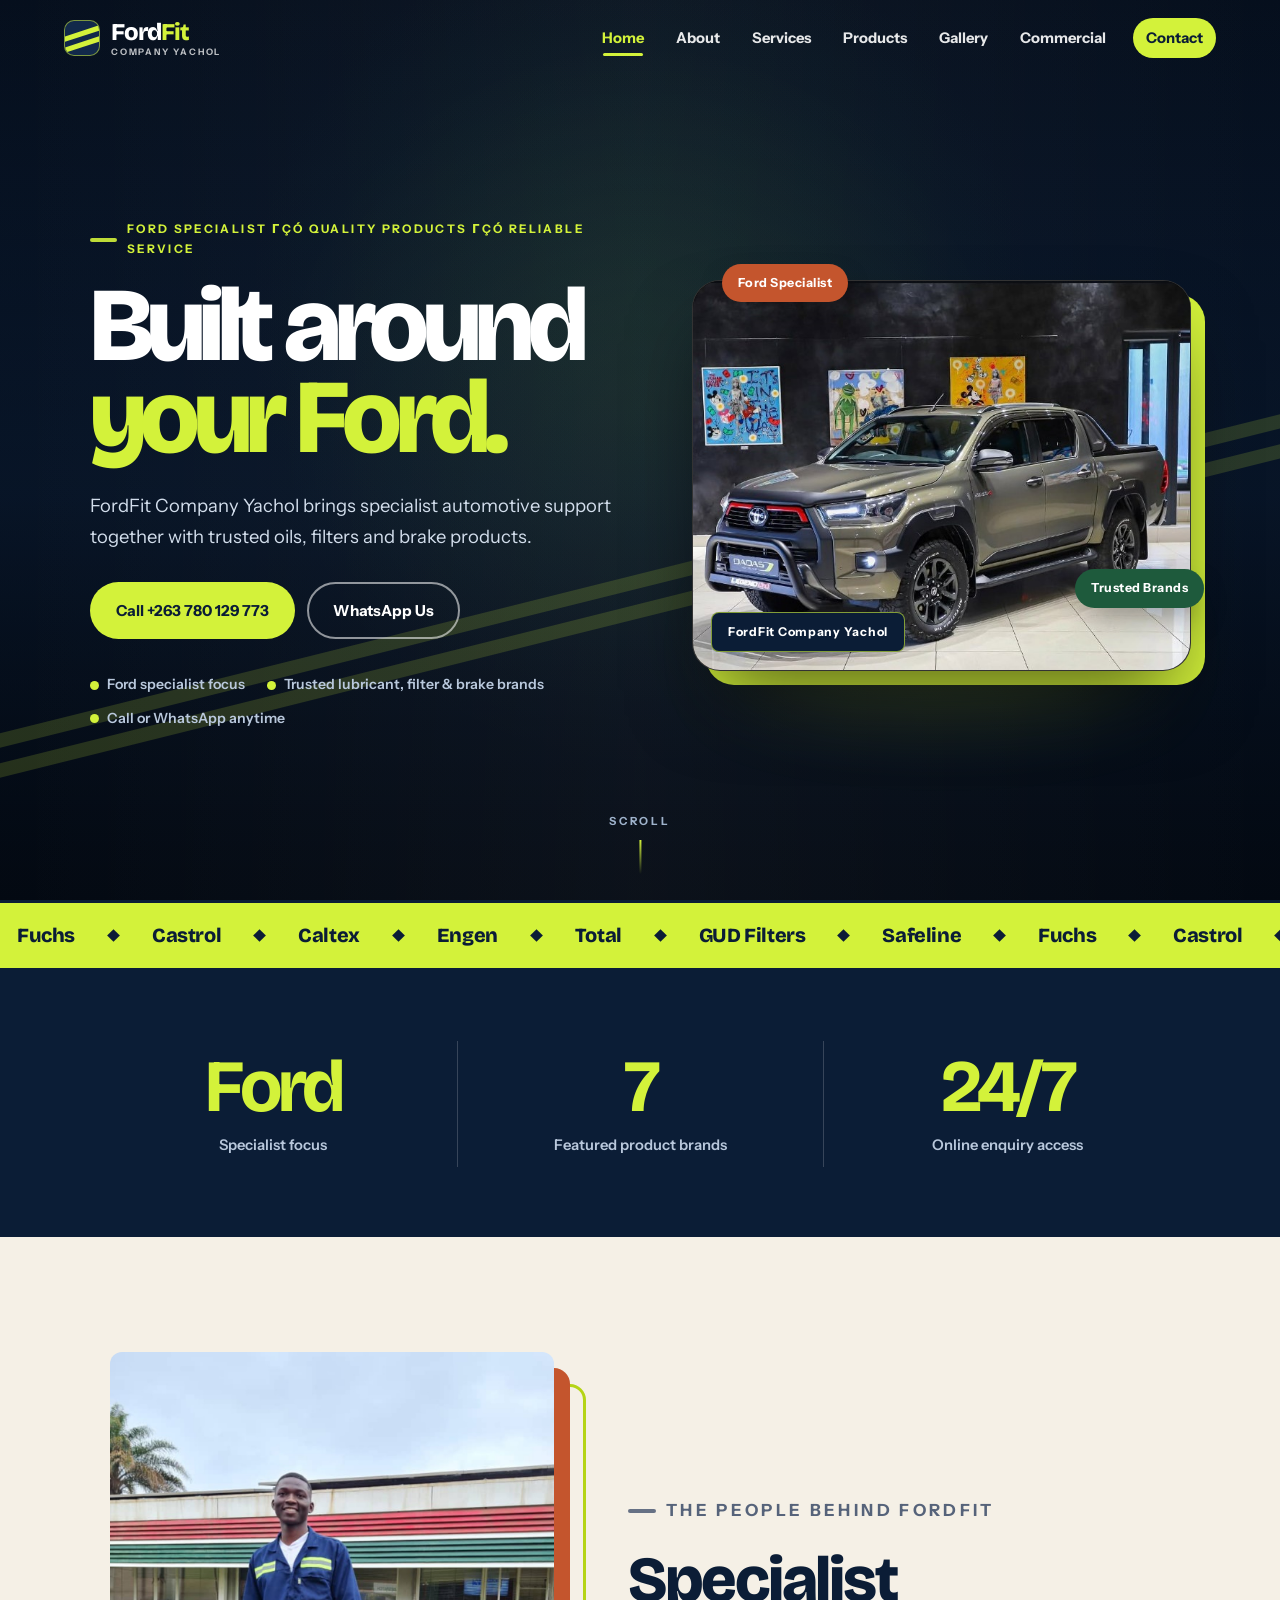
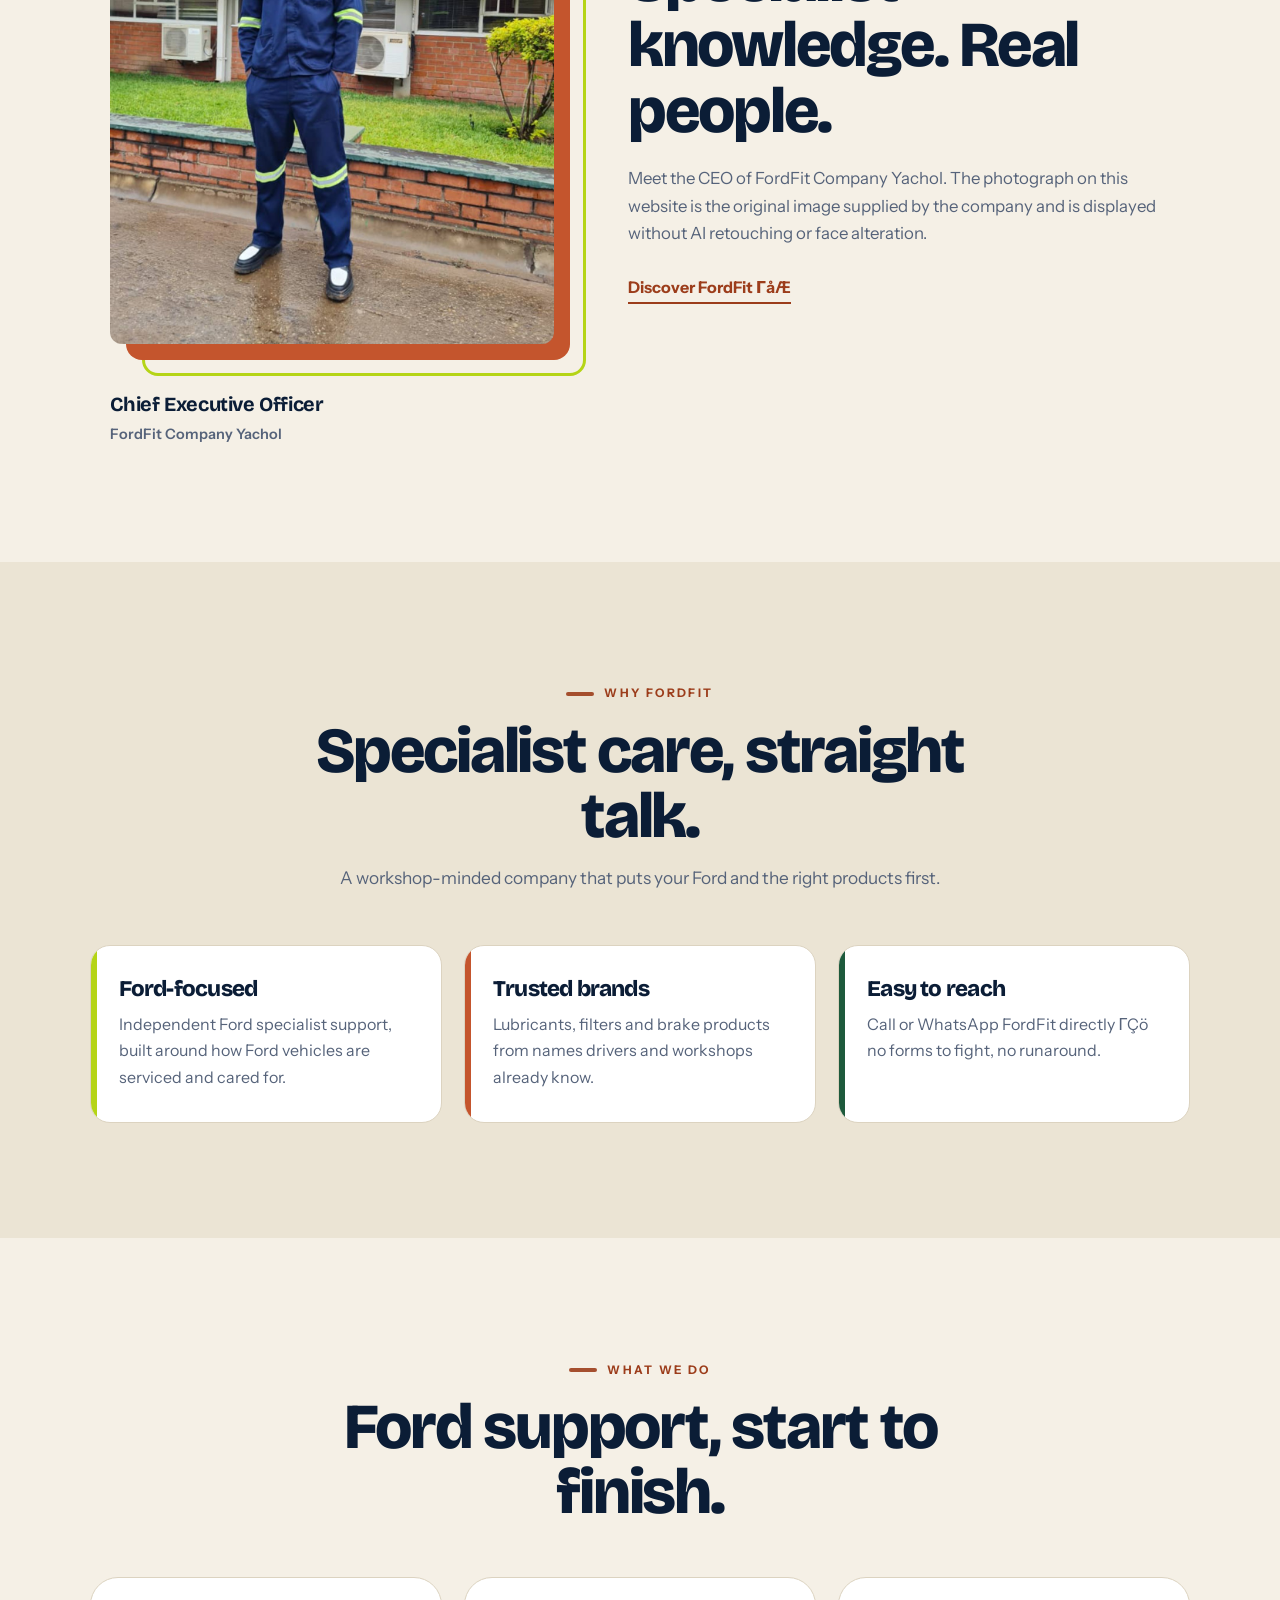
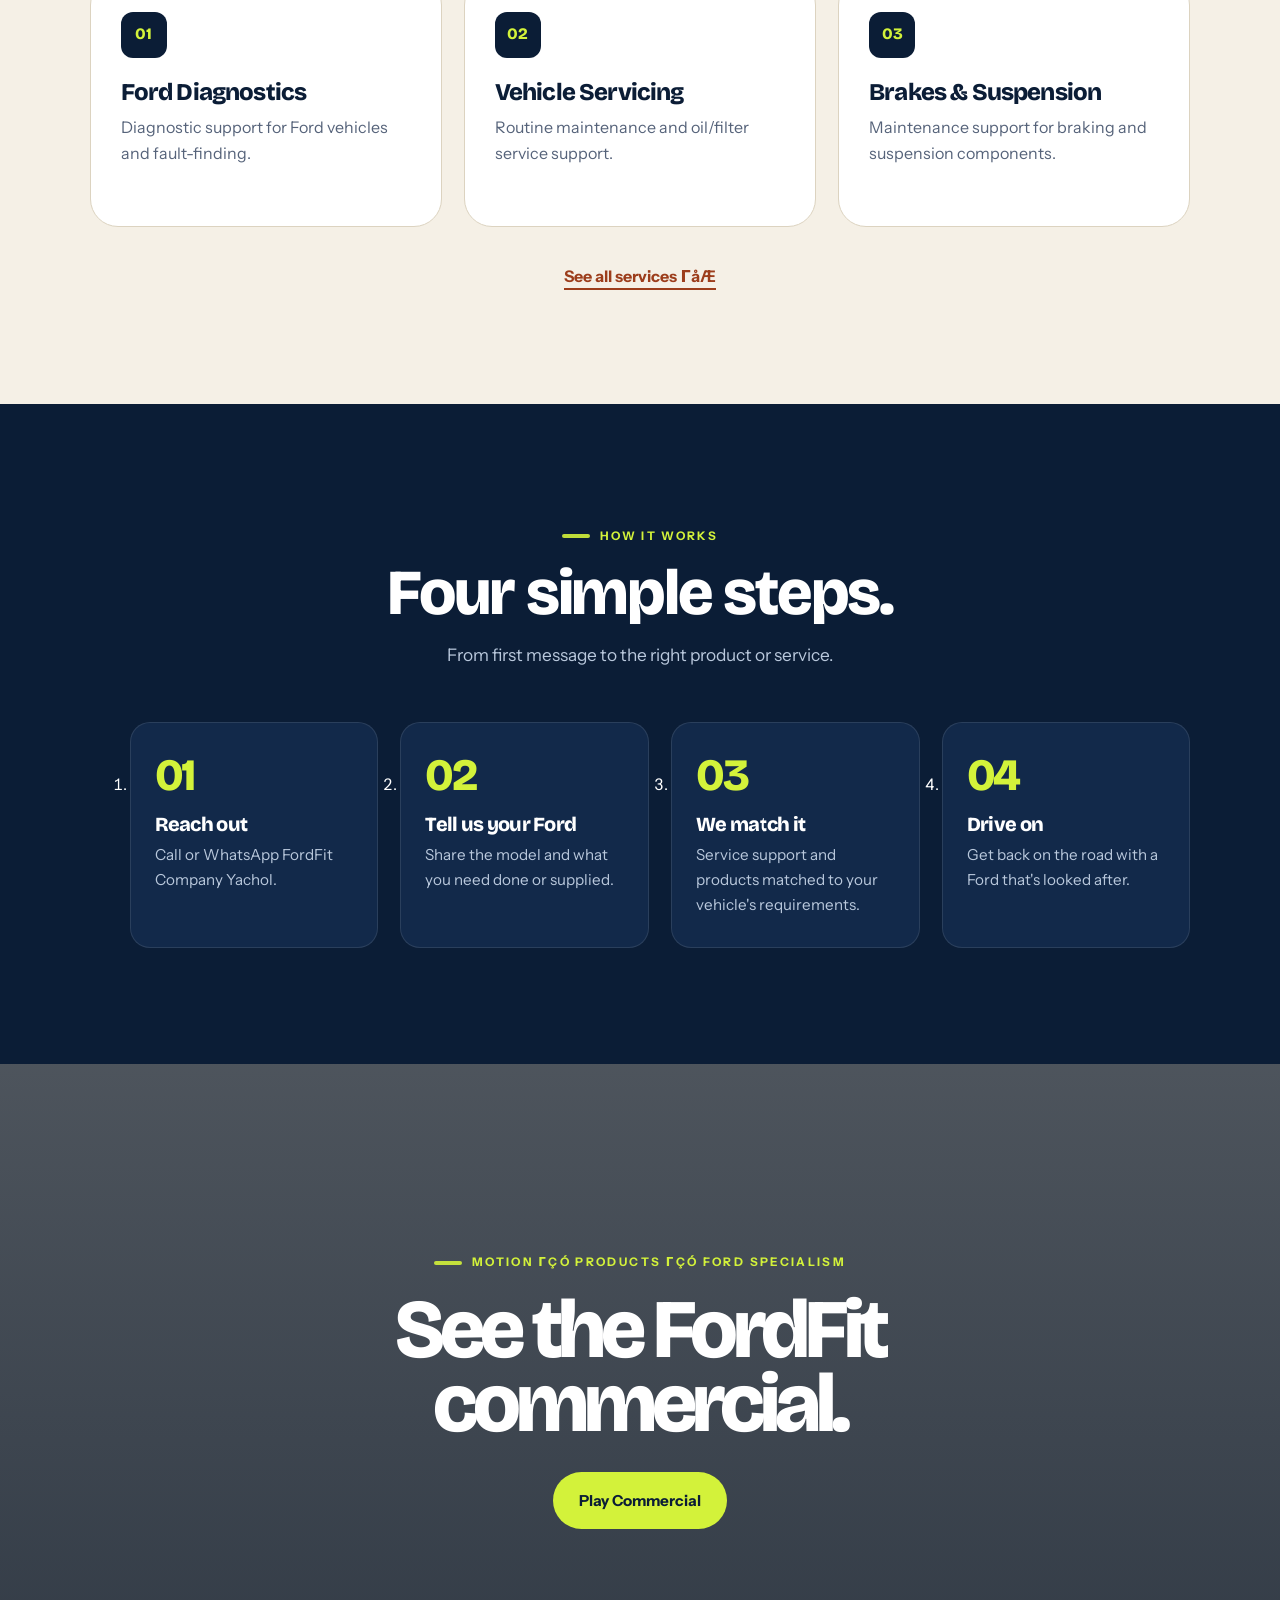
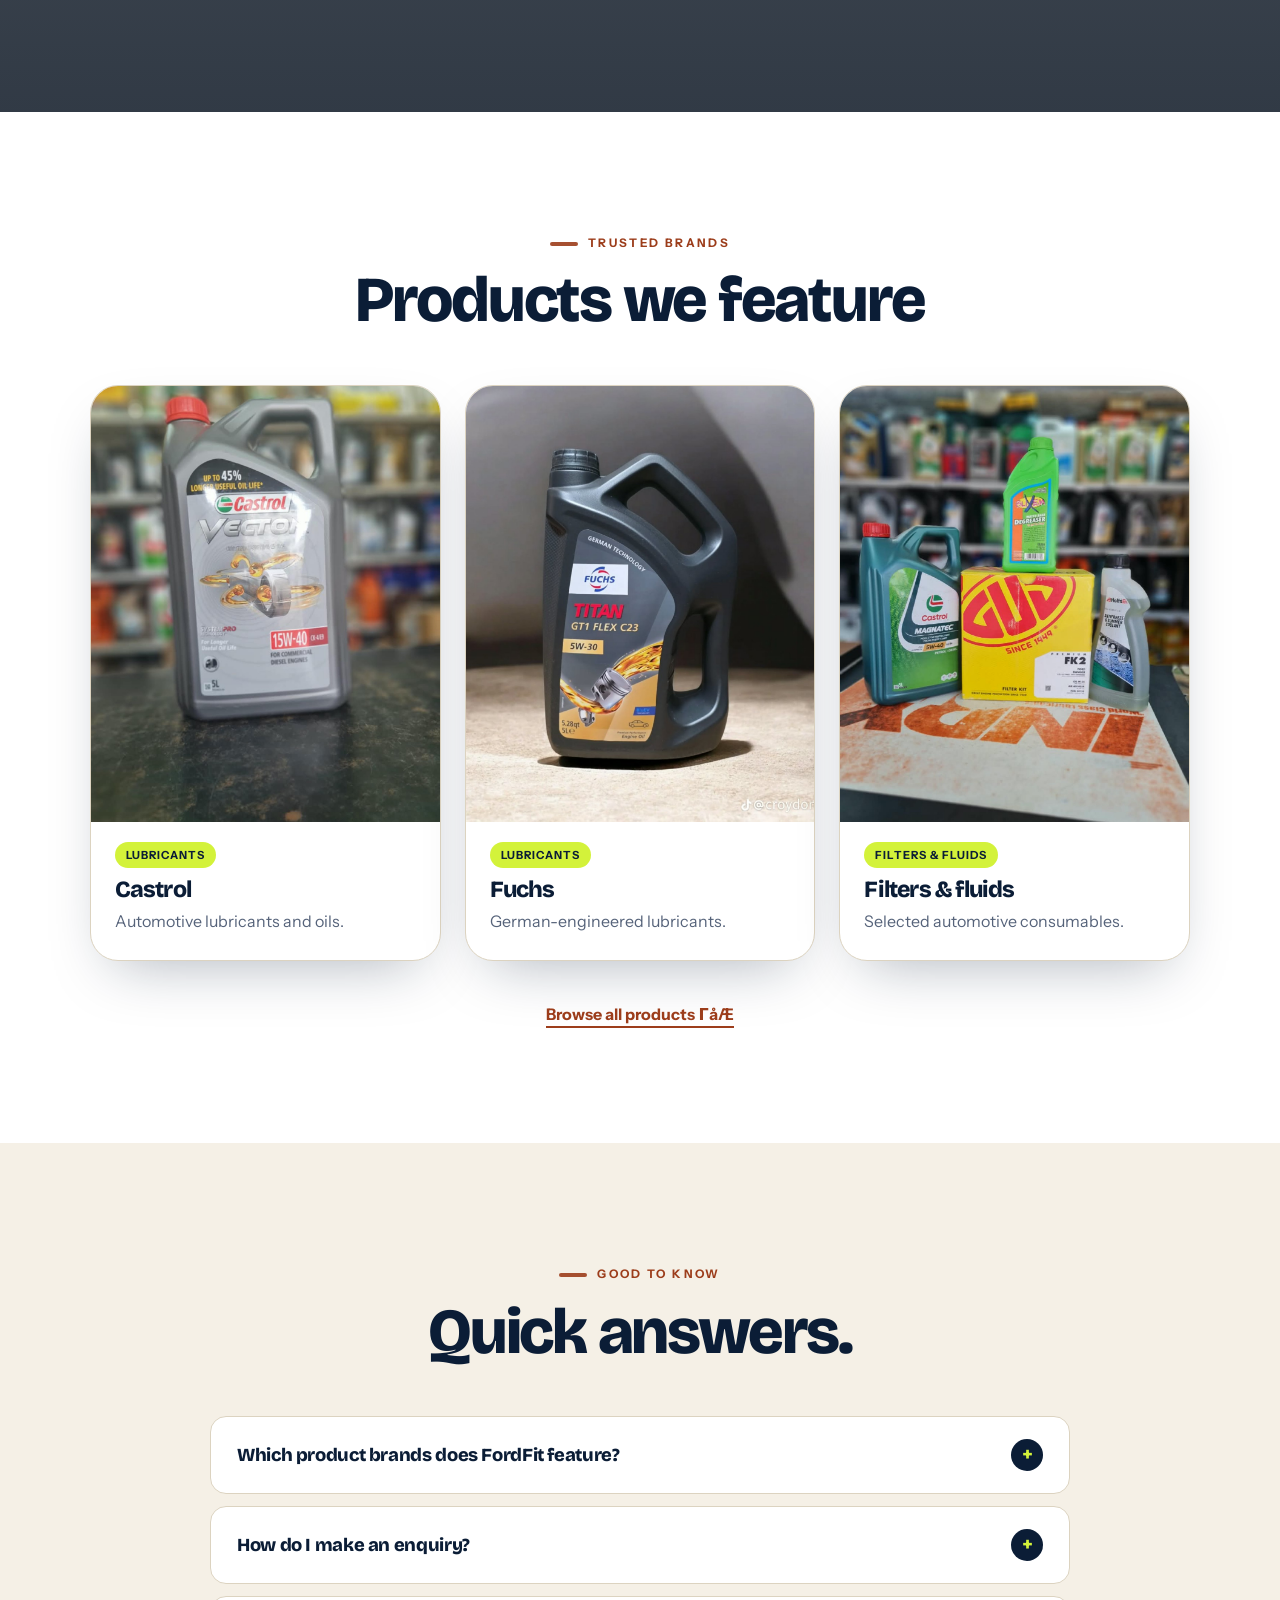
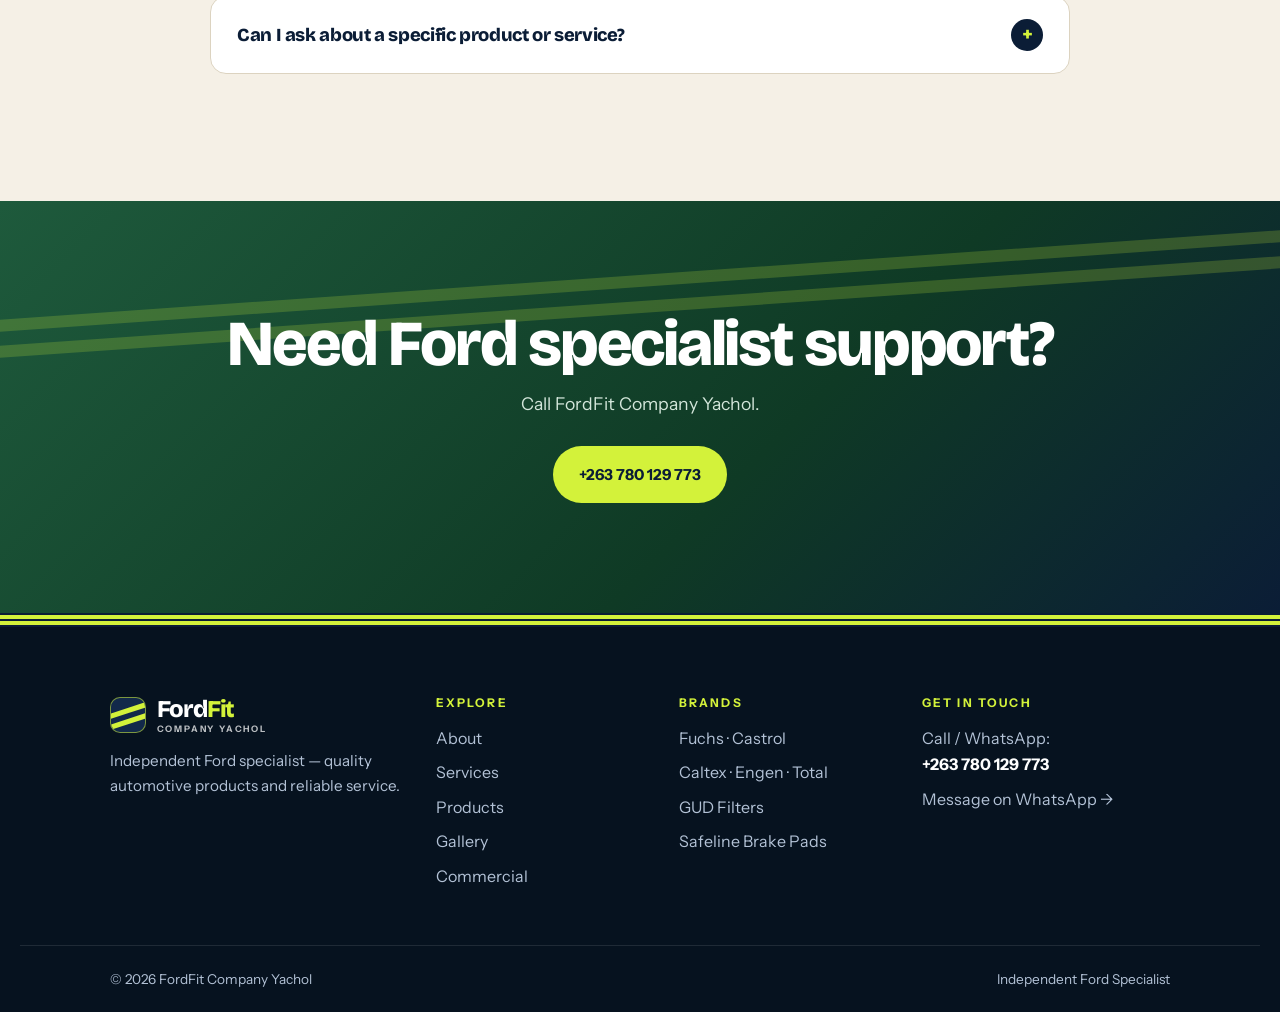
<file: docs/index.html>
﻿<!doctype html>
<html lang="en">
<head>
  <meta charset="utf-8">
  <meta name="viewport" content="width=device-width, initial-scale=1">
  <title>FordFit Company Yachol | Ford Specialist</title>
  <meta name="description" content="FordFit Company Yachol — independent Ford specialist, quality automotive products and reliable service.">
  <meta name="theme-color" content="#0B1D36">
  <link rel="icon" href="data:image/svg+xml,%3Csvg xmlns='http://www.w3.org/2000/svg' viewBox='0 0 64 64'%3E%3Crect width='64' height='64' rx='14' fill='%230B1D36'/%3E%3Cpath d='M-4 26 68 8v9L-4 35zM-4 44 68 26v9L-4 53z' fill='%23D3F23A'/%3E%3C/svg%3E">
  <link rel="preconnect" href="https://fonts.googleapis.com">
  <link rel="preconnect" href="https://fonts.gstatic.com" crossorigin>
  <link href="https://fonts.googleapis.com/css2?family=Bricolage+Grotesque:opsz,wght@12..96,600;12..96,800&family=Instrument+Sans:wght@400;500;600;700&display=swap" rel="stylesheet">
  <link rel="stylesheet" href="./static/css/style.css">
  <script>document.documentElement.classList.add('js')</script>
</head>
<body class="page-home">
<a class="skip-link" href="#main">Skip to content</a>

<header class="site-header">
  <a class="brand" href="/" aria-label="FordFit Company Yachol — home">
    <span class="brand-mark" aria-hidden="true"></span>
    <span class="brand-text"><span>Ford<em>Fit</em></span><small>Company Yachol</small></span>
  </a>
  <button class="menu-toggle" aria-label="Open menu" aria-expanded="false">☰</button>
  <nav class="nav" aria-label="Main">
    <a href="/" class="active">Home</a>
    <a href="./about.html" class="">About</a>
    <a href="./services.html" class="">Services</a>
    <a href="./products.html" class="">Products</a>
    <a href="./gallery.html" class="">Gallery</a>
    <a href="./commercial.html" class="">Commercial</a>
    <a href="./contact.html" class="nav-cta">Contact</a>
  </nav>
</header>

<main id="main">

<!-- HERO -->
<section class="hero">
  <div class="hero-bg" aria-hidden="true"><span class="tape t1"></span><span class="tape t2"></span></div>
  <div class="hero-grid">
    <div class="hero-copy reveal">
      <p class="eyebrow">Ford specialist ΓÇó Quality products ΓÇó Reliable service</p>
      <h1>Built around <em>your Ford.</em></h1>
      <p class="lead">FordFit Company Yachol brings specialist automotive support together with trusted oils, filters and brake products.</p>
      <div class="actions">
        <a class="btn primary" href="tel:+263780129773">Call +263 780 129 773</a>
        <a class="btn ghost" href="https://wa.me/263780129773" target="_blank" rel="noopener">WhatsApp Us</a>
      </div>
      <ul class="hero-points">
        <li>Ford specialist focus</li>
        <li>Trusted lubricant, filter &amp; brake brands</li>
        <li>Call or WhatsApp anytime</li>
      </ul>
    </div>
    <div class="car-stage" aria-label="FordFit vehicle motion graphic">
      <div class="car-glow"></div>
      <figure class="car-card">
        <img class="hero-car" src="./static/images/car-original-crop.jpg" alt="Vehicle supplied for the FordFit motion concept">
        <figcaption class="plate-label">FordFit Company Yachol</figcaption>
      </figure>
      <span class="float-badge b1">Ford Specialist</span>
      <span class="float-badge b2">Trusted Brands</span>
    </div>
  </div>
  <a class="scroll-cue" href="#brands">Scroll</a>
</section>

<!-- BRAND MARQUEE -->
<section class="brand-strip" id="brands" aria-label="Featured brands">
  <div class="marquee">
    <span>Fuchs</span><span>Castrol</span><span>Caltex</span><span>Engen</span><span>Total</span><span>GUD Filters</span><span>Safeline</span>
    <span aria-hidden="true">Fuchs</span><span aria-hidden="true">Castrol</span><span aria-hidden="true">Caltex</span><span aria-hidden="true">Engen</span><span aria-hidden="true">Total</span><span aria-hidden="true">GUD Filters</span><span aria-hidden="true">Safeline</span>
  </div>
</section>

<!-- STATS -->
<section class="stats">
  <div class="stats-grid">
    <div class="reveal"><strong>Ford</strong><span>Specialist focus</span></div>
    <div class="reveal d1"><strong>7</strong><span>Featured product brands</span></div>
    <div class="reveal d2"><strong>24/7</strong><span>Online enquiry access</span></div>
  </div>
</section>

<!-- CEO -->
<section class="split-section ceo-section">
  <figure class="ceo-figure reveal">
    <div class="ceo-frame">
      <img src="./static/images/ceo-original.jpg" alt="CEO of FordFit Company Yachol" width="1152" height="1536">
    </div>
    <figcaption><strong>Chief Executive Officer</strong><span>FordFit Company Yachol</span></figcaption>
  </figure>
  <div class="split-copy reveal d1">
    <p class="eyebrow">The people behind FordFit</p>
    <h2>Specialist knowledge. Real people.</h2>
    <p>Meet the CEO of FordFit Company Yachol. The photograph on this website is the original image supplied by the company and is displayed without AI retouching or face alteration.</p>
    <a class="text-link" href="./about.html">Discover FordFit ΓåÆ</a>
  </div>
</section>

<!-- WHY FORDFIT -->
<section class="section features">
  <div class="section-heading reveal">
    <p class="eyebrow">Why FordFit</p>
    <h2>Specialist care, straight talk.</h2>
    <p class="sub">A workshop-minded company that puts your Ford and the right products first.</p>
  </div>
  <div class="feature-grid">
    <article class="reveal"><h3>Ford-focused</h3><p>Independent Ford specialist support, built around how Ford vehicles are serviced and cared for.</p></article>
    <article class="reveal d1"><h3>Trusted brands</h3><p>Lubricants, filters and brake products from names drivers and workshops already know.</p></article>
    <article class="reveal d2"><h3>Easy to reach</h3><p>Call or WhatsApp FordFit directly ΓÇö no forms to fight, no runaround.</p></article>
  </div>
</section>

<!-- SERVICES PREVIEW -->
<section class="section">
  <div class="section-heading reveal">
    <p class="eyebrow">What we do</p>
    <h2>Ford support, start to finish.</h2>
  </div>
  <div class="service-grid">
    <article class="reveal"><span>01</span><h3>Ford Diagnostics</h3><p>Diagnostic support for Ford vehicles and fault-finding.</p></article>
    <article class="reveal d1"><span>02</span><h3>Vehicle Servicing</h3><p>Routine maintenance and oil/filter service support.</p></article>
    <article class="reveal d2"><span>03</span><h3>Brakes &amp; Suspension</h3><p>Maintenance support for braking and suspension components.</p></article>
  </div>
  <p style="text-align:center;margin-top:36px"><a class="text-link" href="./services.html">See all services ΓåÆ</a></p>
</section>

<!-- PROCESS -->
<section class="section process">
  <div class="section-heading reveal">
    <p class="eyebrow">How it works</p>
    <h2>Four simple steps.</h2>
    <p class="sub">From first message to the right product or service.</p>
  </div>
  <ol class="steps">
    <li class="reveal"><h3>Reach out</h3><p>Call or WhatsApp FordFit Company Yachol.</p></li>
    <li class="reveal d1"><h3>Tell us your Ford</h3><p>Share the model and what you need done or supplied.</p></li>
    <li class="reveal d2"><h3>We match it</h3><p>Service support and products matched to your vehicle's requirements.</p></li>
    <li class="reveal d3"><h3>Drive on</h3><p>Get back on the road with a Ford that's looked after.</p></li>
  </ol>
</section>

<!-- COMMERCIAL BANNER -->
<section class="parallax-banner">
  <div class="banner-inner reveal">
    <p class="eyebrow">Motion ΓÇó Products ΓÇó Ford specialism</p>
    <h2>See the FordFit commercial.</h2>
    <a class="btn primary" href="./commercial.html">Play Commercial</a>
  </div>
</section>

<!-- PRODUCTS -->
<section class="section products-preview">
  <div class="section-heading reveal">
    <p class="eyebrow">Trusted brands</p>
    <h2>Products we feature</h2>
  </div>
  <div class="product-grid">
    <article class="reveal"><img src="./static/images/castrol-original.jpg" alt="Castrol product" loading="lazy"><span class="tag">Lubricants</span><h3>Castrol</h3><p>Automotive lubricants and oils.</p></article>
    <article class="reveal d1"><img src="./static/images/fuchs-gt1-original.jpg" alt="Fuchs TITAN product" loading="lazy"><span class="tag">Lubricants</span><h3>Fuchs</h3><p>German-engineered lubricants.</p></article>
    <article class="reveal d2"><img src="./static/images/mixed-products-original.jpg" alt="Automotive products" loading="lazy"><span class="tag">Filters &amp; fluids</span><h3>Filters &amp; fluids</h3><p>Selected automotive consumables.</p></article>
  </div>
  <p style="text-align:center;margin-top:40px"><a class="text-link" href="./products.html">Browse all products ΓåÆ</a></p>
</section>

<!-- FAQ -->
<section class="section">
  <div class="section-heading reveal">
    <p class="eyebrow">Good to know</p>
    <h2>Quick answers.</h2>
  </div>
  <div class="faq reveal">
    <details><summary>Which product brands does FordFit feature?</summary><p>Fuchs, Castrol, Caltex, Engen, Total, GUD Filters and Safeline Brake Pads.</p></details>
    <details><summary>How do I make an enquiry?</summary><p>Call or WhatsApp +263 780 129 773, or use the enquiry form on the Contact page ΓÇö it opens WhatsApp with your message ready to send.</p></details>
    <details><summary>Can I ask about a specific product or service?</summary><p>Yes. Tell us your vehicle and what you need and we'll point you to the right product or service support.</p></details>
  </div>
</section>

<!-- CTA -->
<section class="cta">
  <h2>Need Ford specialist support?</h2>
  <p>Call FordFit Company Yachol.</p>
  <a class="btn primary" href="tel:+263780129773">+263 780 129 773</a>
</section>
</main>

<footer class="footer">
  <div class="tape-divider" aria-hidden="true"></div>
  <div class="footer-grid">
    <div class="footer-brand">
      <a class="brand" href="/">
        <span class="brand-mark" aria-hidden="true"></span>
        <span class="brand-text"><span style="color:#fff">Ford<em>Fit</em></span><small>Company Yachol</small></span>
      </a>
      <p>Independent Ford specialist — quality automotive products and reliable service.</p>
    </div>
    <div>
      <h4>Explore</h4>
      <ul>
        <li><a href="./about.html">About</a></li>
        <li><a href="./services.html">Services</a></li>
        <li><a href="./products.html">Products</a></li>
        <li><a href="./gallery.html">Gallery</a></li>
        <li><a href="./commercial.html">Commercial</a></li>
      </ul>
    </div>
    <div>
      <h4>Brands</h4>
      <ul>
        <li>Fuchs · Castrol</li>
        <li>Caltex · Engen · Total</li>
        <li>GUD Filters</li>
        <li>Safeline Brake Pads</li>
      </ul>
    </div>
    <div>
      <h4>Get in touch</h4>
      <ul>
        <li>Call / WhatsApp:<br><a href="tel:+263780129773"><strong>+263 780 129 773</strong></a></li>
        <li><a href="https://wa.me/263780129773" target="_blank" rel="noopener">Message on WhatsApp →</a></li>
      </ul>
    </div>
  </div>
  <div class="footer-bottom">
    <span>© <span id="year"></span> FordFit Company Yachol</span>
    <span>Independent Ford Specialist</span>
  </div>
</footer>
<script src="./static/js/main.js"></script>
</body>
</html>
</file>
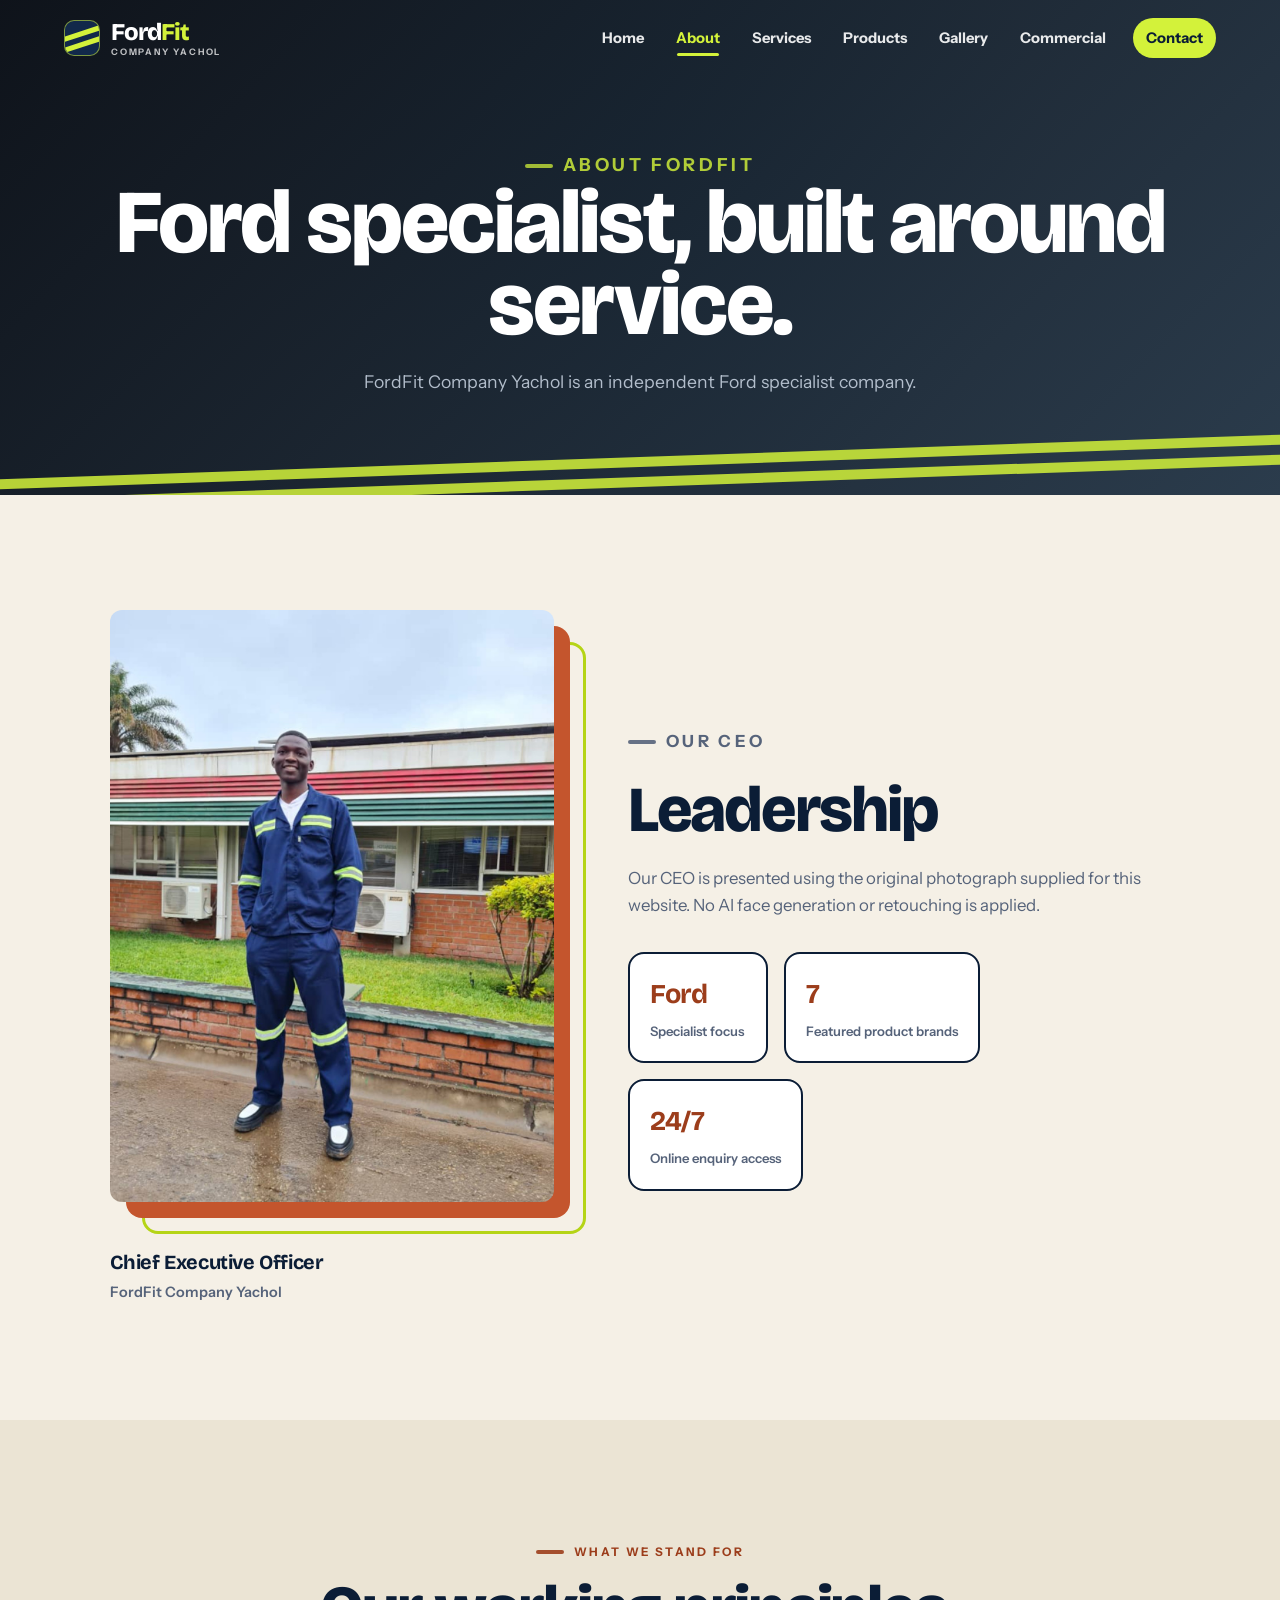
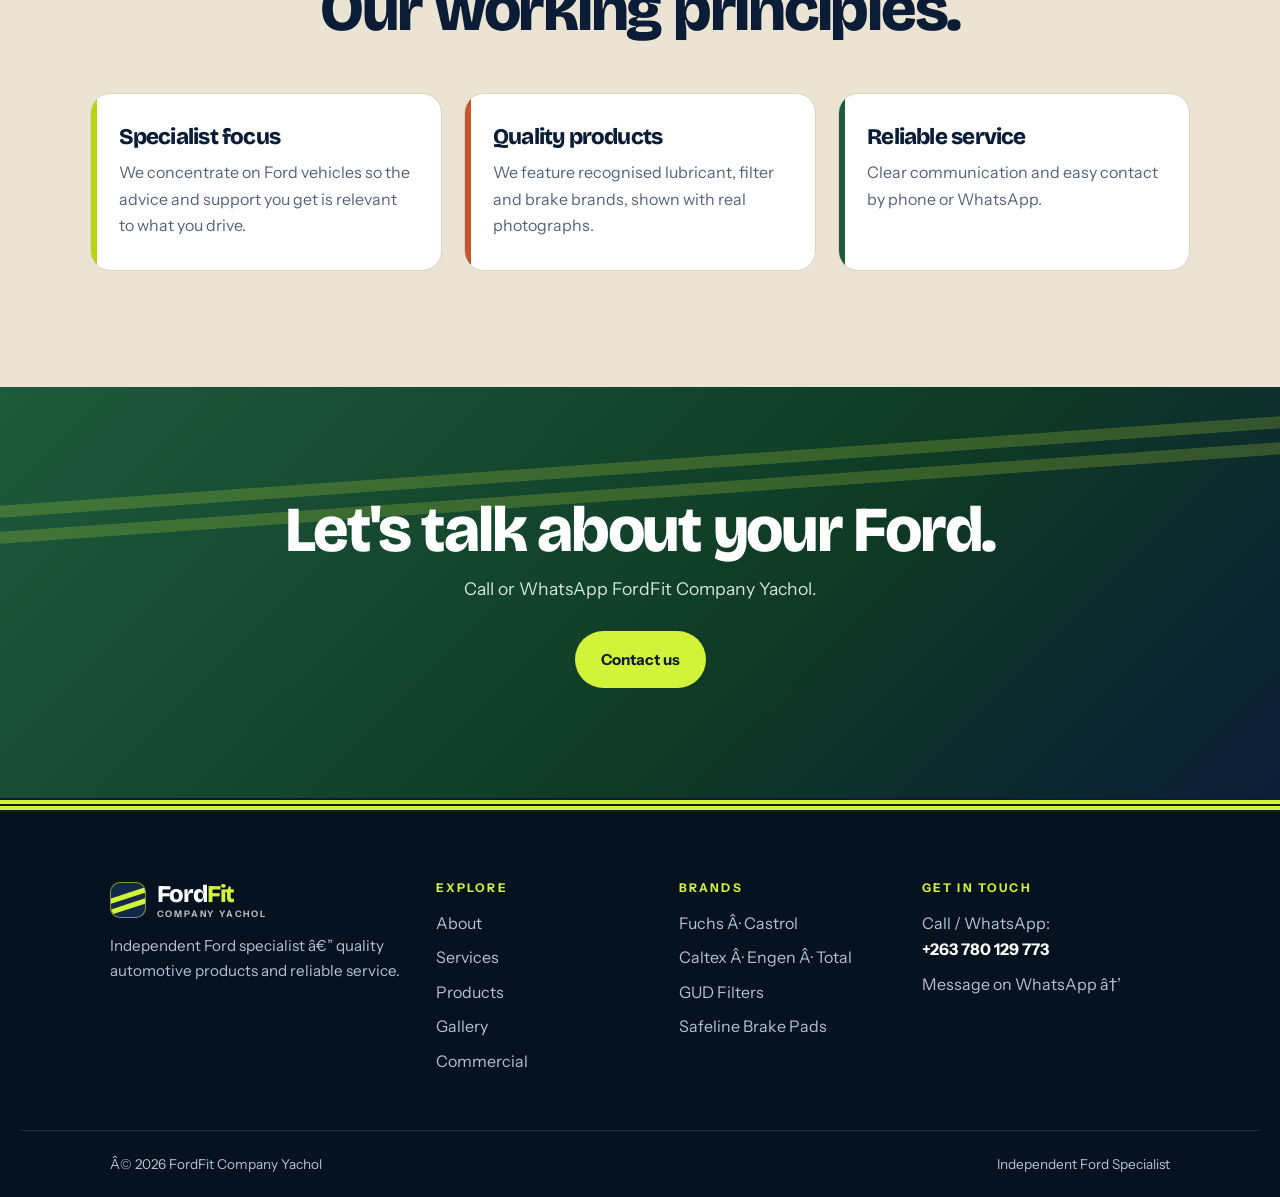
<file: docs/about.html>
﻿<!doctype html>
<html lang="en">
<head>
  <meta charset="utf-8">
  <meta name="viewport" content="width=device-width, initial-scale=1">
  <title>About | FordFit Company Yachol</title>
  <meta name="description" content="FordFit Company Yachol â€” independent Ford specialist, quality automotive products and reliable service.">
  <meta name="theme-color" content="#0B1D36">
  <link rel="icon" href="data:image/svg+xml,%3Csvg xmlns='http://www.w3.org/2000/svg' viewBox='0 0 64 64'%3E%3Crect width='64' height='64' rx='14' fill='%230B1D36'/%3E%3Cpath d='M-4 26 68 8v9L-4 35zM-4 44 68 26v9L-4 53z' fill='%23D3F23A'/%3E%3C/svg%3E">
  <link rel="preconnect" href="https://fonts.googleapis.com">
  <link rel="preconnect" href="https://fonts.gstatic.com" crossorigin>
  <link href="https://fonts.googleapis.com/css2?family=Bricolage+Grotesque:opsz,wght@12..96,600;12..96,800&family=Instrument+Sans:wght@400;500;600;700&display=swap" rel="stylesheet">
  <link rel="stylesheet" href="../static/css/style.css">
  <script>document.documentElement.classList.add('js')</script>
</head>
<body class="page-about">
<a class="skip-link" href="#main">Skip to content</a>

<header class="site-header">
  <a class="brand" href="./index.html" aria-label="FordFit Company Yachol â€” home">
    <span class="brand-mark" aria-hidden="true"></span>
    <span class="brand-text"><span>Ford<em>Fit</em></span><small>Company Yachol</small></span>
  </a>
  <button class="menu-toggle" aria-label="Open menu" aria-expanded="false">â˜°</button>
  <nav class="nav" aria-label="Main">
    <a href="./index.html" class="">Home</a>
    <a href="./about.html" class="active">About</a>
    <a href="./services.html" class="">Services</a>
    <a href="./products.html" class="">Products</a>
    <a href="./gallery.html" class="">Gallery</a>
    <a href="./commercial.html" class="">Commercial</a>
    <a href="./contact.html" class="nav-cta">Contact</a>
  </nav>
</header>

<main id="main">
<section class="page-hero">
  <div class="container">
    <p class="eyebrow">About FordFit</p>
    <h1>Ford specialist, built around service.</h1>
    <p>FordFit Company Yachol is an independent Ford specialist company.</p>
  </div>
</section>

<section class="split-section ceo-section about-grid">
  <figure class="ceo-figure reveal">
    <div class="ceo-frame">
      <img src="../static/images/ceo-original.jpg" alt="CEO of FordFit Company Yachol" width="1152" height="1536">
    </div>
    <figcaption><strong>Chief Executive Officer</strong><span>FordFit Company Yachol</span></figcaption>
  </figure>
  <div class="split-copy reveal d1">
    <p class="eyebrow">Our CEO</p>
    <h2>Leadership</h2>
    <p>Our CEO is presented using the original photograph supplied for this website. No AI face generation or retouching is applied.</p>
    <div class="stat-row">
      <div><strong>Ford</strong><span>Specialist focus</span></div>
      <div><strong>7</strong><span>Featured product brands</span></div>
      <div><strong>24/7</strong><span>Online enquiry access</span></div>
    </div>
  </div>
</section>

<section class="section values">
  <div class="section-heading reveal">
    <p class="eyebrow">What we stand for</p>
    <h2>Our working principles.</h2>
  </div>
  <div class="feature-grid">
    <article class="reveal"><h3>Specialist focus</h3><p>We concentrate on Ford vehicles so the advice and support you get is relevant to what you drive.</p></article>
    <article class="reveal d1"><h3>Quality products</h3><p>We feature recognised lubricant, filter and brake brands, shown with real photographs.</p></article>
    <article class="reveal d2"><h3>Reliable service</h3><p>Clear communication and easy contact by phone or WhatsApp.</p></article>
  </div>
</section>

<section class="cta">
  <h2>Let's talk about your Ford.</h2>
  <p>Call or WhatsApp FordFit Company Yachol.</p>
  <a class="btn primary" href="./contact.html">Contact us</a>
</section>
</main>

<footer class="footer">
  <div class="tape-divider" aria-hidden="true"></div>
  <div class="footer-grid">
    <div class="footer-brand">
      <a class="brand" href="./index.html">
        <span class="brand-mark" aria-hidden="true"></span>
        <span class="brand-text"><span style="color:#fff">Ford<em>Fit</em></span><small>Company Yachol</small></span>
      </a>
      <p>Independent Ford specialist â€” quality automotive products and reliable service.</p>
    </div>
    <div>
      <h4>Explore</h4>
      <ul>
        <li><a href="./about.html">About</a></li>
        <li><a href="./services.html">Services</a></li>
        <li><a href="./products.html">Products</a></li>
        <li><a href="./gallery.html">Gallery</a></li>
        <li><a href="./commercial.html">Commercial</a></li>
      </ul>
    </div>
    <div>
      <h4>Brands</h4>
      <ul>
        <li>Fuchs Â· Castrol</li>
        <li>Caltex Â· Engen Â· Total</li>
        <li>GUD Filters</li>
        <li>Safeline Brake Pads</li>
      </ul>
    </div>
    <div>
      <h4>Get in touch</h4>
      <ul>
        <li>Call / WhatsApp:<br><a href="tel:+263780129773"><strong>+263 780 129 773</strong></a></li>
        <li><a href="https://wa.me/263780129773" target="_blank" rel="noopener">Message on WhatsApp â†’</a></li>
      </ul>
    </div>
  </div>
  <div class="footer-bottom">
    <span>Â© <span id="year"></span> FordFit Company Yachol</span>
    <span>Independent Ford Specialist</span>
  </div>
</footer>
<script src="../static/js/main.js"></script>
</body>
</html>
</file>
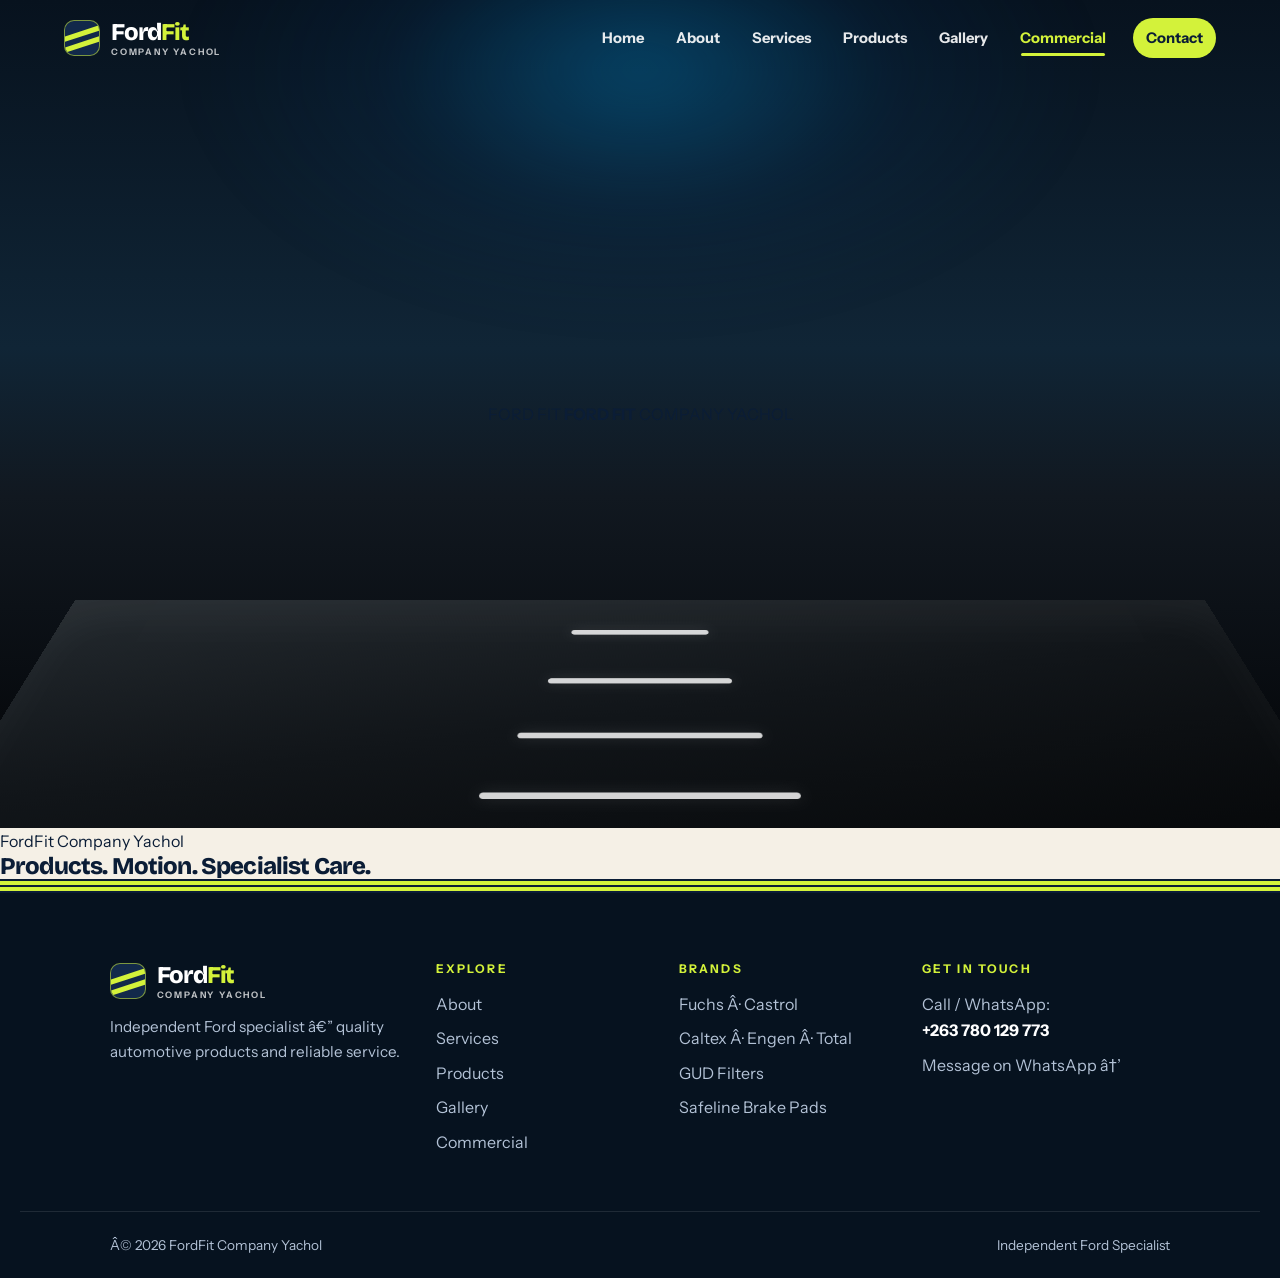
<file: docs/commercial.html>
﻿<!doctype html>
<html lang="en">
<head>
  <meta charset="utf-8">
  <meta name="viewport" content="width=device-width, initial-scale=1">
  <title>FordFit Commercial | FordFit Company Yachol</title>
  <meta name="description" content="FordFit Company Yachol â€” independent Ford specialist, quality automotive products and reliable service.">
  <meta name="theme-color" content="#0B1D36">
  <link rel="icon" href="data:image/svg+xml,%3Csvg xmlns='http://www.w3.org/2000/svg' viewBox='0 0 64 64'%3E%3Crect width='64' height='64' rx='14' fill='%230B1D36'/%3E%3Cpath d='M-4 26 68 8v9L-4 35zM-4 44 68 26v9L-4 53z' fill='%23D3F23A'/%3E%3C/svg%3E">
  <link rel="preconnect" href="https://fonts.googleapis.com">
  <link rel="preconnect" href="https://fonts.gstatic.com" crossorigin>
  <link href="https://fonts.googleapis.com/css2?family=Bricolage+Grotesque:opsz,wght@12..96,600;12..96,800&family=Instrument+Sans:wght@400;500;600;700&display=swap" rel="stylesheet">
  <link rel="stylesheet" href="./static/css/style.css">
  <script>document.documentElement.classList.add('js')</script>
</head>
<body class="page-commercial">
<a class="skip-link" href="#main">Skip to content</a>

<header class="site-header">
  <a class="brand" href="./index.html" aria-label="FordFit Company Yachol â€” home">
    <span class="brand-mark" aria-hidden="true"></span>
    <span class="brand-text"><span>Ford<em>Fit</em></span><small>Company Yachol</small></span>
  </a>
  <button class="menu-toggle" aria-label="Open menu" aria-expanded="false">â˜°</button>
  <nav class="nav" aria-label="Main">
    <a href="./index.html" class="">Home</a>
    <a href="./about.html" class="">About</a>
    <a href="./services.html" class="">Services</a>
    <a href="./products.html" class="">Products</a>
    <a href="./gallery.html" class="">Gallery</a>
    <a href="./commercial.html" class="active">Commercial</a>
    <a href="./contact.html" class="nav-cta">Contact</a>
  </nav>
</header>

<main id="main">

<link rel="stylesheet" href="./static/css/commercial.css">

<section class="commercial-stage">

    <!-- DRAMATIC BACKGROUND -->
    <div class="commercial-backdrop"></div>

    <div class="commercial-sky-glow"></div>

    <!-- HEADLINE -->
    <div class="commercial-copy">
        <p class="commercial-eyebrow">FORD FIT COMPANY YACHOL</p>
        <h1>DRIVE WITH CONFIDENCE</h1>
        <p>Performance â€¢ Protection â€¢ Specialist Care</p>
    </div>

    <!-- ROAD -->
    <div class="commercial-road">
        <div class="road-line road-line-1"></div>
        <div class="road-line road-line-2"></div>
        <div class="road-line road-line-3"></div>
        <div class="road-line road-line-4"></div>
        <div class="road-line road-line-5"></div>
    </div>

    <!-- CAR -->
    <div class="commercial-car">
        <div class="car-shadow"></div>

        <img
            src="./static/images/car-branded-concept.png"
            alt="FordFit branded vehicle"
        >
    </div>

    <!-- SPEED / DUST EFFECT -->
    <div class="speed-streaks">
        <span></span>
        <span></span>
        <span></span>
        <span></span>
        <span></span>
    </div>

    <!-- TIRE REVEAL -->
    <div class="tire-reveal"></div>

    <!-- FINAL BRAND -->
    <div class="fordfit-final">
        <span class="fordfit-small">FORD FIT</span>

        <strong>FORD FIT</strong>

        <span class="fordfit-tagline">
            COMPANY YACHOL
        </span>

        <div class="final-line"></div>
    </div>

</section>

<section class="commercial-info">
    <p>FordFit Company Yachol</p>
    <h2>Products. Motion. Specialist Care.</h2>
</section>

</main>

<footer class="footer">
  <div class="tape-divider" aria-hidden="true"></div>
  <div class="footer-grid">
    <div class="footer-brand">
      <a class="brand" href="./index.html">
        <span class="brand-mark" aria-hidden="true"></span>
        <span class="brand-text"><span style="color:#fff">Ford<em>Fit</em></span><small>Company Yachol</small></span>
      </a>
      <p>Independent Ford specialist â€” quality automotive products and reliable service.</p>
    </div>
    <div>
      <h4>Explore</h4>
      <ul>
        <li><a href="./about.html">About</a></li>
        <li><a href="./services.html">Services</a></li>
        <li><a href="./products.html">Products</a></li>
        <li><a href="./gallery.html">Gallery</a></li>
        <li><a href="./commercial.html">Commercial</a></li>
      </ul>
    </div>
    <div>
      <h4>Brands</h4>
      <ul>
        <li>Fuchs Â· Castrol</li>
        <li>Caltex Â· Engen Â· Total</li>
        <li>GUD Filters</li>
        <li>Safeline Brake Pads</li>
      </ul>
    </div>
    <div>
      <h4>Get in touch</h4>
      <ul>
        <li>Call / WhatsApp:<br><a href="tel:+263780129773"><strong>+263 780 129 773</strong></a></li>
        <li><a href="https://wa.me/263780129773" target="_blank" rel="noopener">Message on WhatsApp â†’</a></li>
      </ul>
    </div>
  </div>
  <div class="footer-bottom">
    <span>Â© <span id="year"></span> FordFit Company Yachol</span>
    <span>Independent Ford Specialist</span>
  </div>
</footer>
<script src="./static/js/main.js"></script>
</body>
</html>
</file>
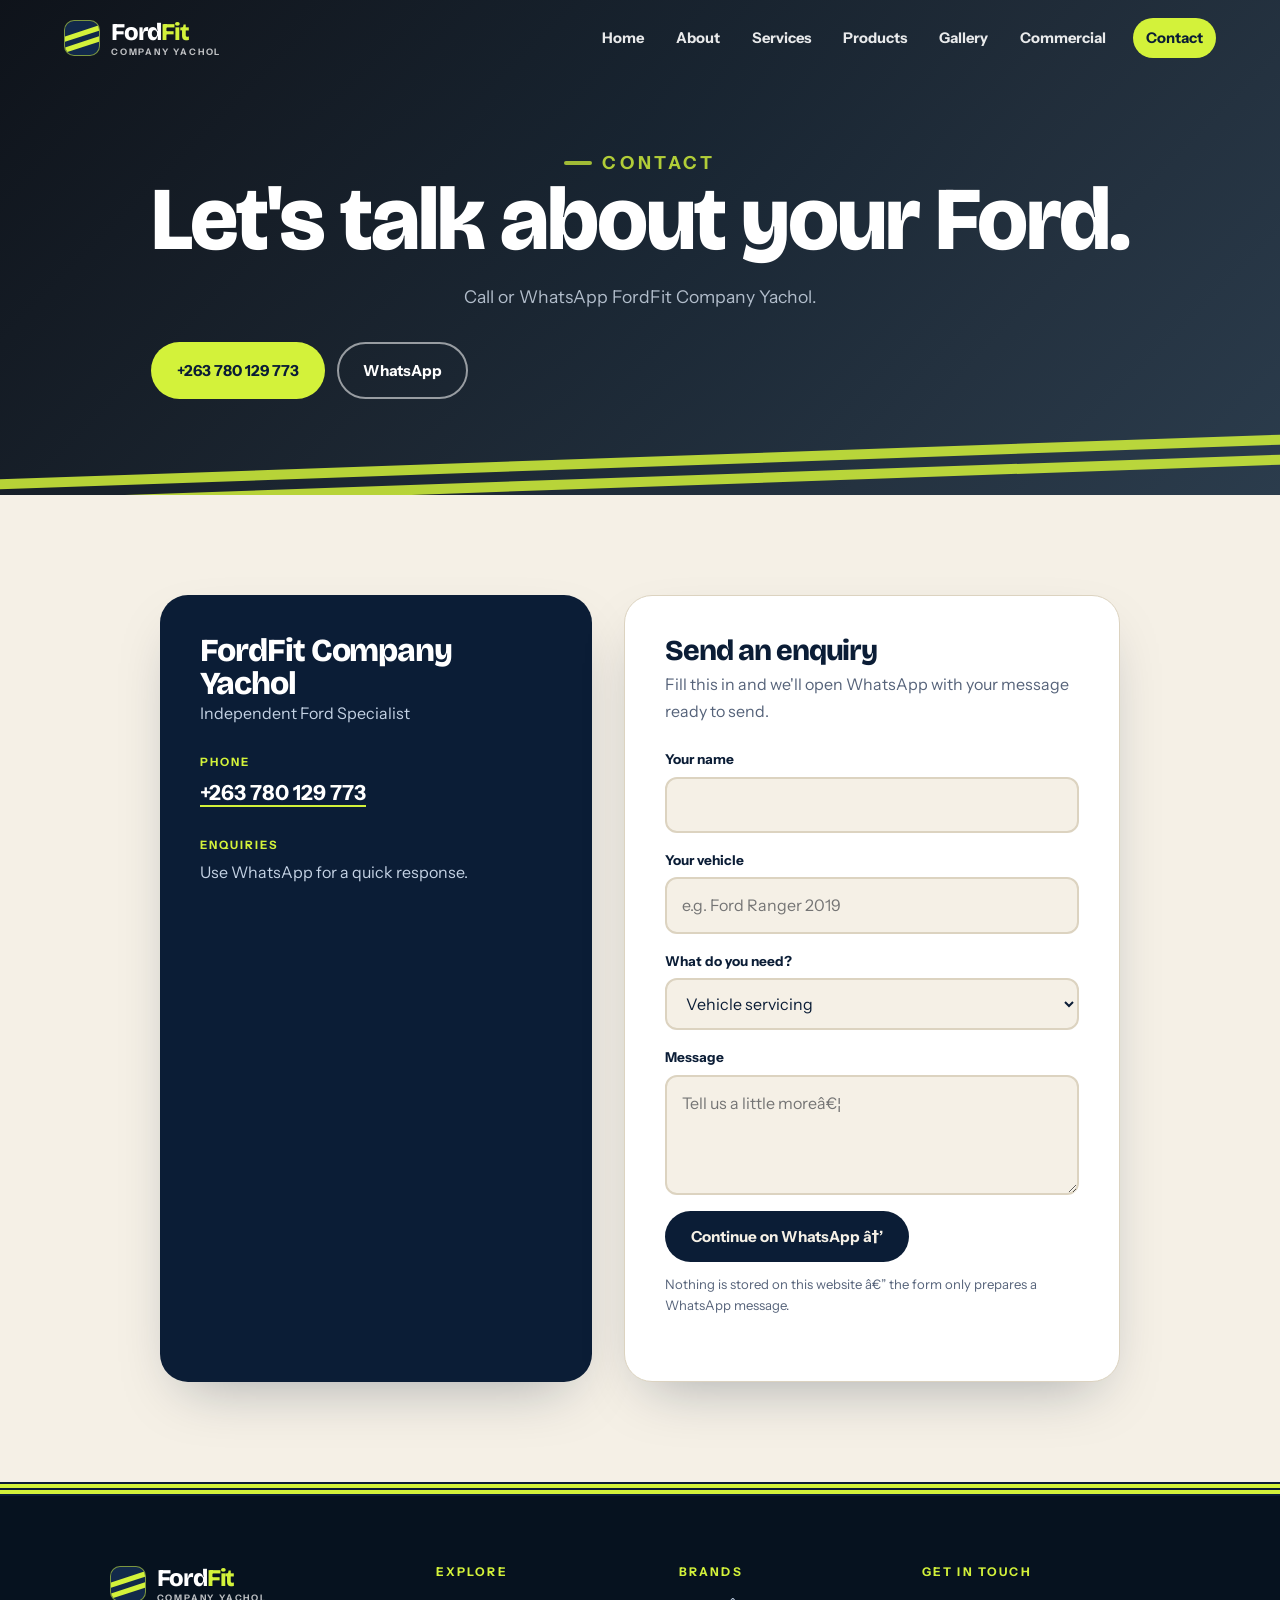
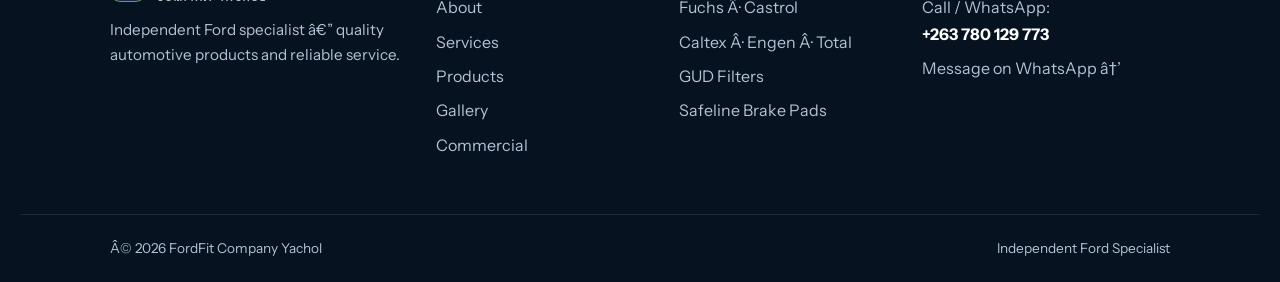
<file: docs/contact.html>
﻿<!doctype html>
<html lang="en">
<head>
  <meta charset="utf-8">
  <meta name="viewport" content="width=device-width, initial-scale=1">
  <title>Contact | FordFit Company Yachol</title>
  <meta name="description" content="FordFit Company Yachol â€” independent Ford specialist, quality automotive products and reliable service.">
  <meta name="theme-color" content="#0B1D36">
  <link rel="icon" href="data:image/svg+xml,%3Csvg xmlns='http://www.w3.org/2000/svg' viewBox='0 0 64 64'%3E%3Crect width='64' height='64' rx='14' fill='%230B1D36'/%3E%3Cpath d='M-4 26 68 8v9L-4 35zM-4 44 68 26v9L-4 53z' fill='%23D3F23A'/%3E%3C/svg%3E">
  <link rel="preconnect" href="https://fonts.googleapis.com">
  <link rel="preconnect" href="https://fonts.gstatic.com" crossorigin>
  <link href="https://fonts.googleapis.com/css2?family=Bricolage+Grotesque:opsz,wght@12..96,600;12..96,800&family=Instrument+Sans:wght@400;500;600;700&display=swap" rel="stylesheet">
  <link rel="stylesheet" href="../static/css/style.css">
  <script>document.documentElement.classList.add('js')</script>
</head>
<body class="page-contact">
<a class="skip-link" href="#main">Skip to content</a>

<header class="site-header">
  <a class="brand" href="./index.html" aria-label="FordFit Company Yachol â€” home">
    <span class="brand-mark" aria-hidden="true"></span>
    <span class="brand-text"><span>Ford<em>Fit</em></span><small>Company Yachol</small></span>
  </a>
  <button class="menu-toggle" aria-label="Open menu" aria-expanded="false">â˜°</button>
  <nav class="nav" aria-label="Main">
    <a href="./index.html" class="">Home</a>
    <a href="./about.html" class="">About</a>
    <a href="./services.html" class="">Services</a>
    <a href="./products.html" class="">Products</a>
    <a href="./gallery.html" class="">Gallery</a>
    <a href="./commercial.html" class="">Commercial</a>
    <a href="./contact.html" class="nav-cta">Contact</a>
  </nav>
</header>

<main id="main">
<section class="page-hero">
  <div class="container">
    <p class="eyebrow">Contact</p>
    <h1>Let's talk about your Ford.</h1>
    <p>Call or WhatsApp FordFit Company Yachol.</p>
    <div class="actions">
      <a class="btn primary" href="tel:+263780129773">+263 780 129 773</a>
      <a class="btn ghost" href="https://wa.me/263780129773" target="_blank" rel="noopener">WhatsApp</a>
    </div>
  </div>
</section>

<section class="contact-layout">
  <div class="contact-card reveal">
    <div><h2>FordFit Company Yachol</h2><p>Independent Ford Specialist</p></div>
    <div><strong>Phone</strong><a href="tel:+263780129773">+263 780 129 773</a></div>
    <div><strong>Enquiries</strong><p>Use WhatsApp for a quick response.</p></div>
  </div>

  <form class="contact-form reveal d1" id="enquiry-form" novalidate>
    <h2>Send an enquiry</h2>
    <p>Fill this in and we'll open WhatsApp with your message ready to send.</p>
    <div class="field"><label for="f-name">Your name</label><input id="f-name" name="name" type="text" autocomplete="name" required></div>
    <div class="field"><label for="f-vehicle">Your vehicle</label><input id="f-vehicle" name="vehicle" type="text" placeholder="e.g. Ford Ranger 2019"></div>
    <div class="field">
      <label for="f-topic">What do you need?</label>
      <select id="f-topic" name="topic">
        <option>Vehicle servicing</option>
        <option>Ford diagnostics</option>
        <option>Brakes &amp; suspension</option>
        <option>Oil &amp; lubricants</option>
        <option>Filters</option>
        <option>Something else</option>
      </select>
    </div>
    <div class="field"><label for="f-msg">Message</label><textarea id="f-msg" name="message" placeholder="Tell us a little moreâ€¦"></textarea></div>
    <button class="btn solid-dark" type="submit">Continue on WhatsApp â†’</button>
    <p class="form-note">Nothing is stored on this website â€” the form only prepares a WhatsApp message.</p>
  </form>
</section>
</main>

<footer class="footer">
  <div class="tape-divider" aria-hidden="true"></div>
  <div class="footer-grid">
    <div class="footer-brand">
      <a class="brand" href="./index.html">
        <span class="brand-mark" aria-hidden="true"></span>
        <span class="brand-text"><span style="color:#fff">Ford<em>Fit</em></span><small>Company Yachol</small></span>
      </a>
      <p>Independent Ford specialist â€” quality automotive products and reliable service.</p>
    </div>
    <div>
      <h4>Explore</h4>
      <ul>
        <li><a href="./about.html">About</a></li>
        <li><a href="./services.html">Services</a></li>
        <li><a href="./products.html">Products</a></li>
        <li><a href="./gallery.html">Gallery</a></li>
        <li><a href="./commercial.html">Commercial</a></li>
      </ul>
    </div>
    <div>
      <h4>Brands</h4>
      <ul>
        <li>Fuchs Â· Castrol</li>
        <li>Caltex Â· Engen Â· Total</li>
        <li>GUD Filters</li>
        <li>Safeline Brake Pads</li>
      </ul>
    </div>
    <div>
      <h4>Get in touch</h4>
      <ul>
        <li>Call / WhatsApp:<br><a href="tel:+263780129773"><strong>+263 780 129 773</strong></a></li>
        <li><a href="https://wa.me/263780129773" target="_blank" rel="noopener">Message on WhatsApp â†’</a></li>
      </ul>
    </div>
  </div>
  <div class="footer-bottom">
    <span>Â© <span id="year"></span> FordFit Company Yachol</span>
    <span>Independent Ford Specialist</span>
  </div>
</footer>
<script src="../static/js/main.js"></script>
</body>
</html>
</file>
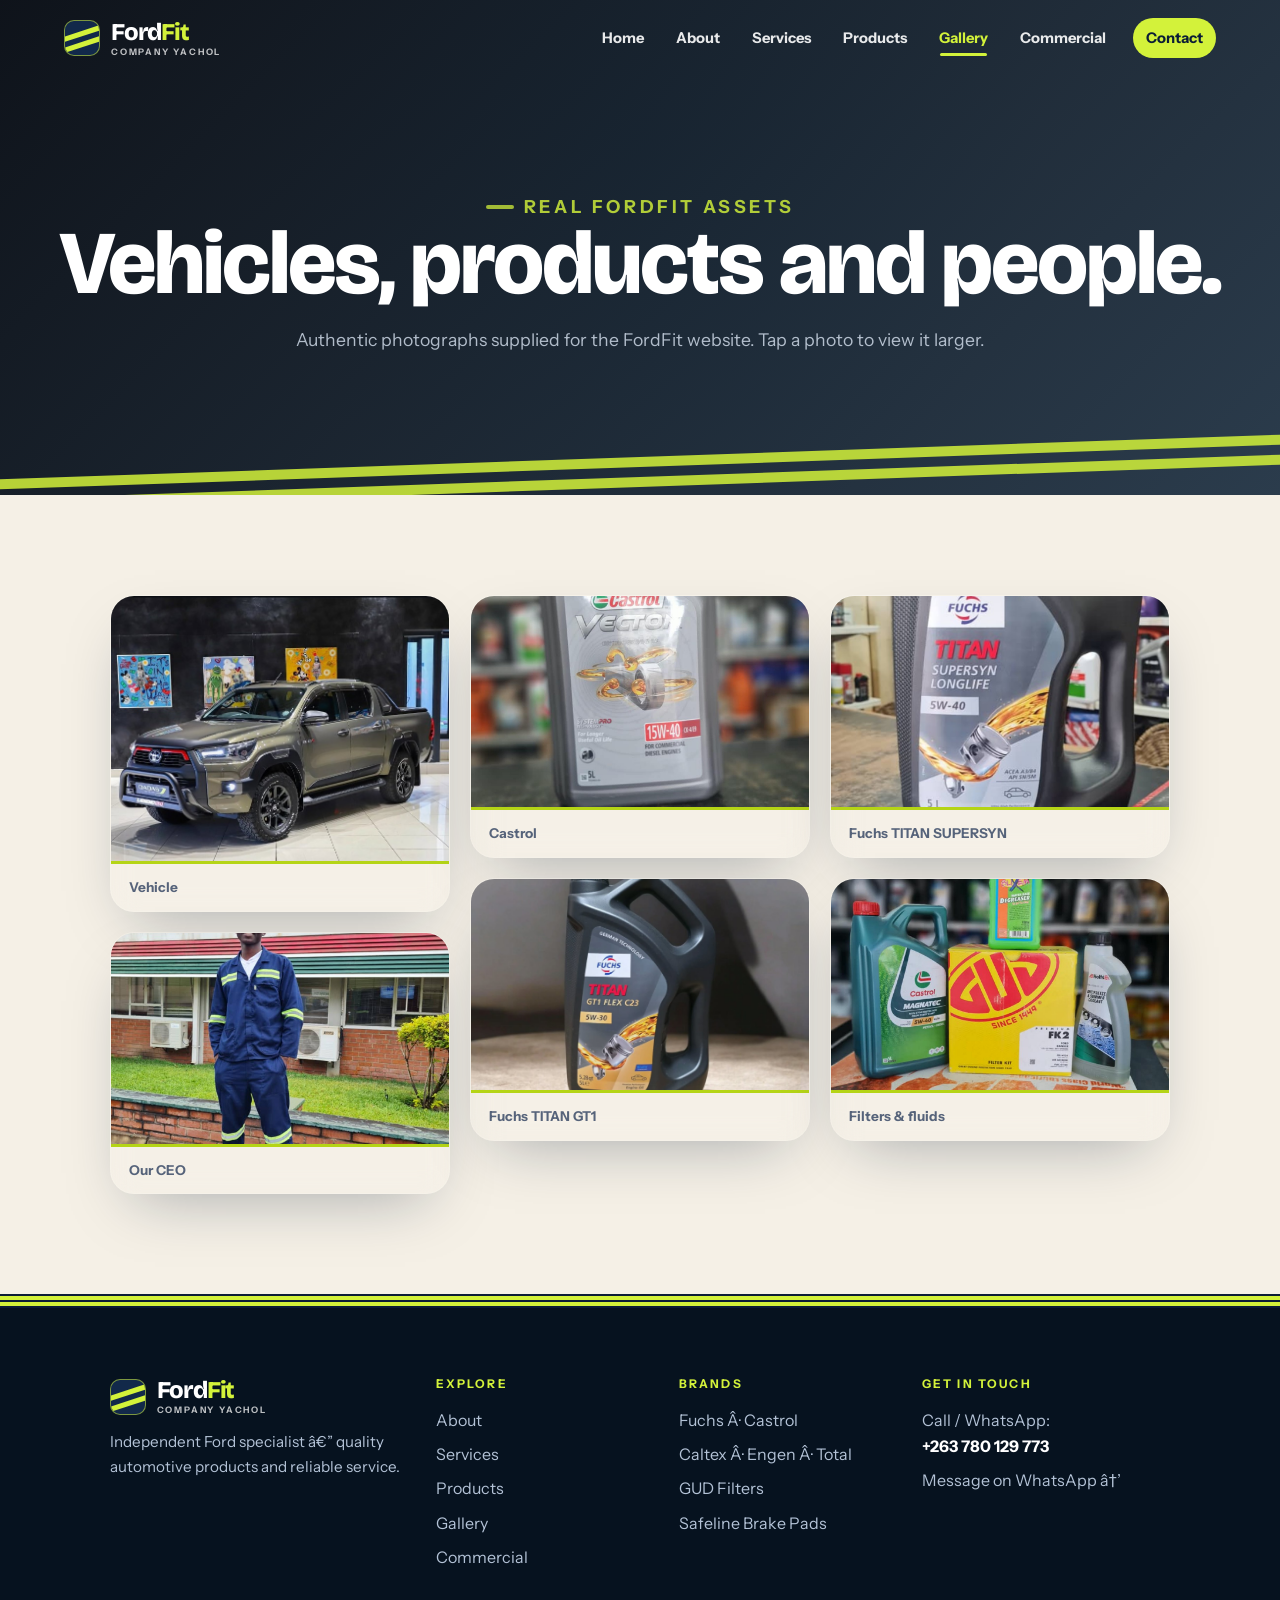
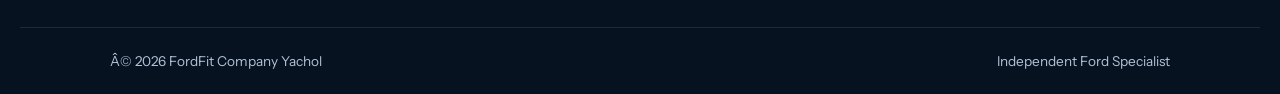
<file: docs/gallery.html>
﻿<!doctype html>
<html lang="en">
<head>
  <meta charset="utf-8">
  <meta name="viewport" content="width=device-width, initial-scale=1">
  <title>Gallery | FordFit Company Yachol</title>
  <meta name="description" content="FordFit Company Yachol â€” independent Ford specialist, quality automotive products and reliable service.">
  <meta name="theme-color" content="#0B1D36">
  <link rel="icon" href="data:image/svg+xml,%3Csvg xmlns='http://www.w3.org/2000/svg' viewBox='0 0 64 64'%3E%3Crect width='64' height='64' rx='14' fill='%230B1D36'/%3E%3Cpath d='M-4 26 68 8v9L-4 35zM-4 44 68 26v9L-4 53z' fill='%23D3F23A'/%3E%3C/svg%3E">
  <link rel="preconnect" href="https://fonts.googleapis.com">
  <link rel="preconnect" href="https://fonts.gstatic.com" crossorigin>
  <link href="https://fonts.googleapis.com/css2?family=Bricolage+Grotesque:opsz,wght@12..96,600;12..96,800&family=Instrument+Sans:wght@400;500;600;700&display=swap" rel="stylesheet">
  <link rel="stylesheet" href="../static/css/style.css">
  <script>document.documentElement.classList.add('js')</script>
</head>
<body class="page-gallery">
<a class="skip-link" href="#main">Skip to content</a>

<header class="site-header">
  <a class="brand" href="./index.html" aria-label="FordFit Company Yachol â€” home">
    <span class="brand-mark" aria-hidden="true"></span>
    <span class="brand-text"><span>Ford<em>Fit</em></span><small>Company Yachol</small></span>
  </a>
  <button class="menu-toggle" aria-label="Open menu" aria-expanded="false">â˜°</button>
  <nav class="nav" aria-label="Main">
    <a href="./index.html" class="">Home</a>
    <a href="./about.html" class="">About</a>
    <a href="./services.html" class="">Services</a>
    <a href="./products.html" class="">Products</a>
    <a href="./gallery.html" class="active">Gallery</a>
    <a href="./commercial.html" class="">Commercial</a>
    <a href="./contact.html" class="nav-cta">Contact</a>
  </nav>
</header>

<main id="main">
<section class="page-hero">
  <div class="container">
    <p class="eyebrow">Real FordFit assets</p>
    <h1>Vehicles, products and people.</h1>
    <p>Authentic photographs supplied for the FordFit website. Tap a photo to view it larger.</p>
  </div>
</section>

<section class="gallery-masonry">
  <figure class="gallery-item car"><img src="../static/images/car-original-crop.jpg" alt="Vehicle supplied for FordFit" loading="lazy"><figcaption>Vehicle</figcaption></figure>
  <figure class="gallery-item ceo"><img src="../static/images/ceo-original.jpg" alt="FordFit CEO" loading="lazy" width="1152" height="1536"><figcaption>Our CEO</figcaption></figure>
  <figure class="gallery-item"><img src="../static/images/castrol-original.jpg" alt="Castrol product" loading="lazy"><figcaption>Castrol</figcaption></figure>
  <figure class="gallery-item"><img src="../static/images/fuchs-gt1-original.jpg" alt="Fuchs product" loading="lazy"><figcaption>Fuchs TITAN GT1</figcaption></figure>
  <figure class="gallery-item"><img src="../static/images/fuchs-supersyn-original.jpg" alt="Fuchs product" loading="lazy"><figcaption>Fuchs TITAN SUPERSYN</figcaption></figure>
  <figure class="gallery-item"><img src="../static/images/mixed-products-original.jpg" alt="Automotive products" loading="lazy"><figcaption>Filters &amp; fluids</figcaption></figure>
</section>
</main>

<footer class="footer">
  <div class="tape-divider" aria-hidden="true"></div>
  <div class="footer-grid">
    <div class="footer-brand">
      <a class="brand" href="./index.html">
        <span class="brand-mark" aria-hidden="true"></span>
        <span class="brand-text"><span style="color:#fff">Ford<em>Fit</em></span><small>Company Yachol</small></span>
      </a>
      <p>Independent Ford specialist â€” quality automotive products and reliable service.</p>
    </div>
    <div>
      <h4>Explore</h4>
      <ul>
        <li><a href="./about.html">About</a></li>
        <li><a href="./services.html">Services</a></li>
        <li><a href="./products.html">Products</a></li>
        <li><a href="./gallery.html">Gallery</a></li>
        <li><a href="./commercial.html">Commercial</a></li>
      </ul>
    </div>
    <div>
      <h4>Brands</h4>
      <ul>
        <li>Fuchs Â· Castrol</li>
        <li>Caltex Â· Engen Â· Total</li>
        <li>GUD Filters</li>
        <li>Safeline Brake Pads</li>
      </ul>
    </div>
    <div>
      <h4>Get in touch</h4>
      <ul>
        <li>Call / WhatsApp:<br><a href="tel:+263780129773"><strong>+263 780 129 773</strong></a></li>
        <li><a href="https://wa.me/263780129773" target="_blank" rel="noopener">Message on WhatsApp â†’</a></li>
      </ul>
    </div>
  </div>
  <div class="footer-bottom">
    <span>Â© <span id="year"></span> FordFit Company Yachol</span>
    <span>Independent Ford Specialist</span>
  </div>
</footer>
<script src="../static/js/main.js"></script>
</body>
</html>
</file>
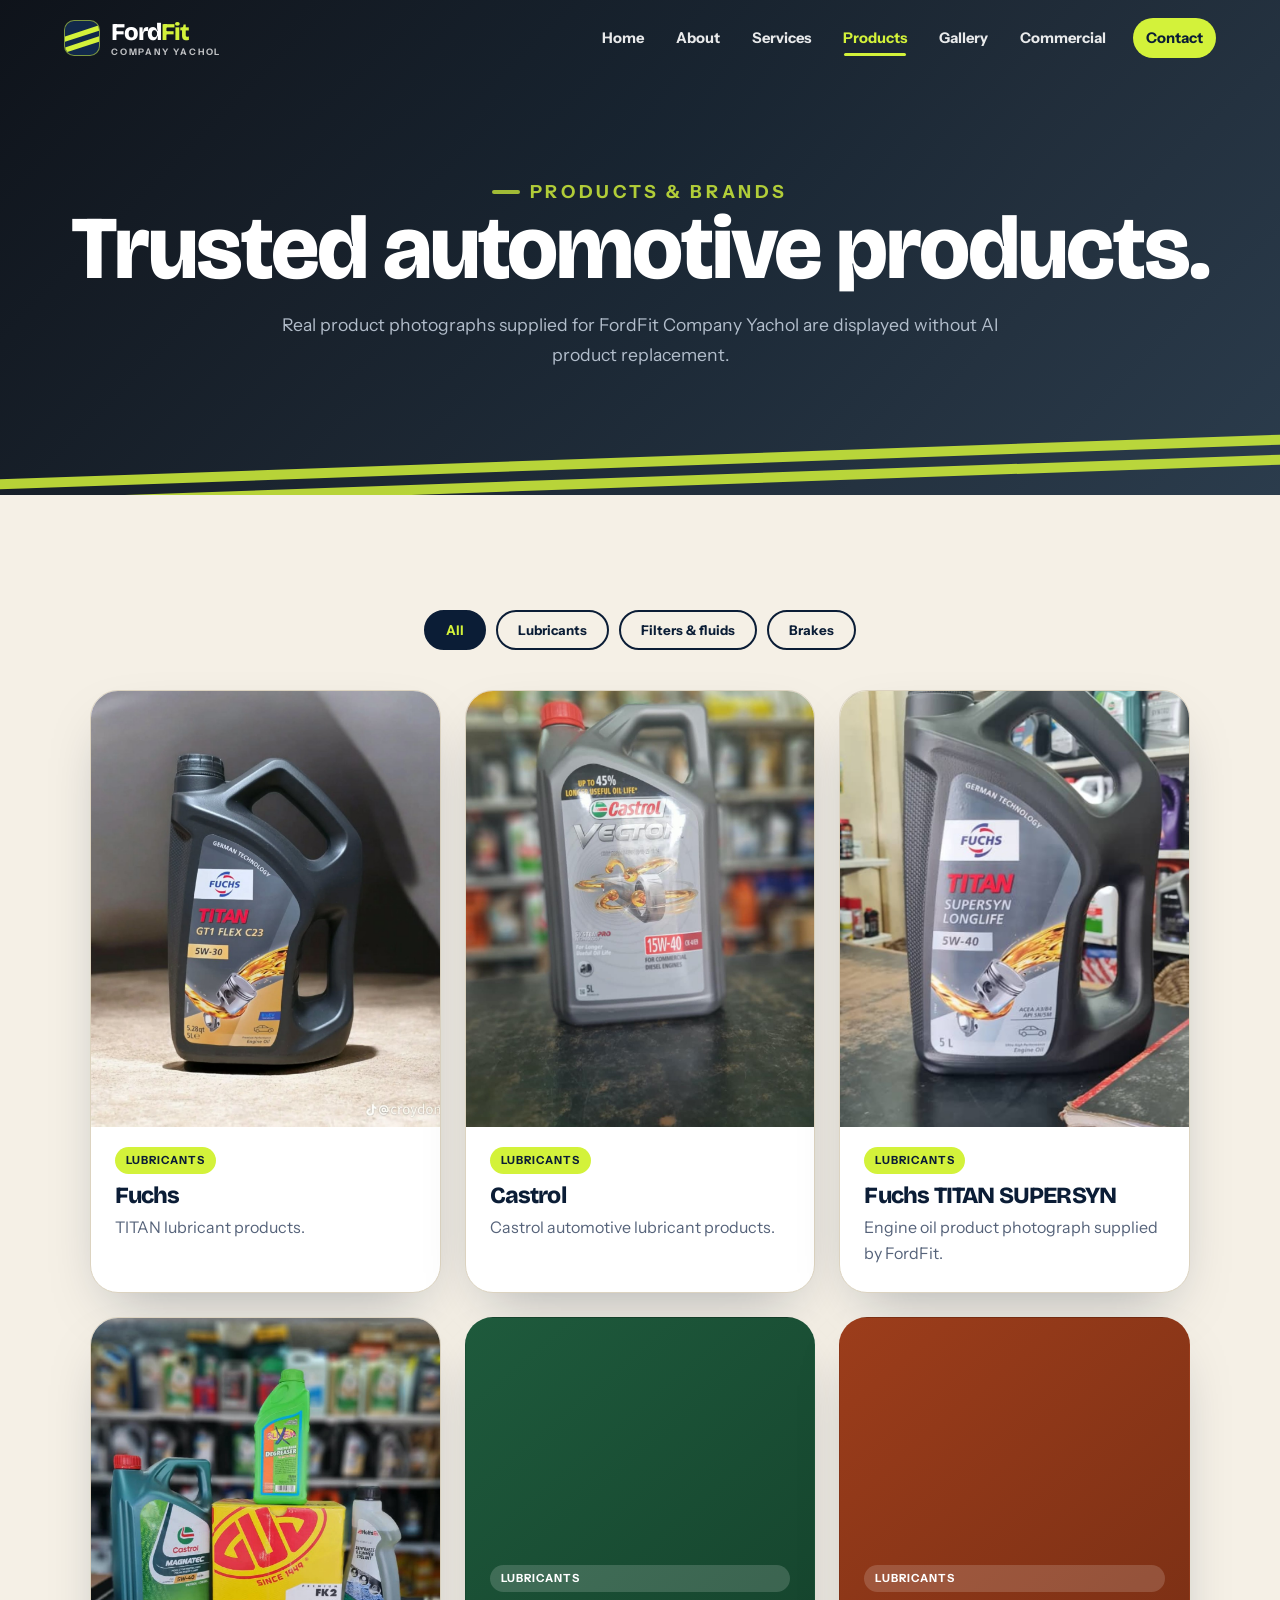
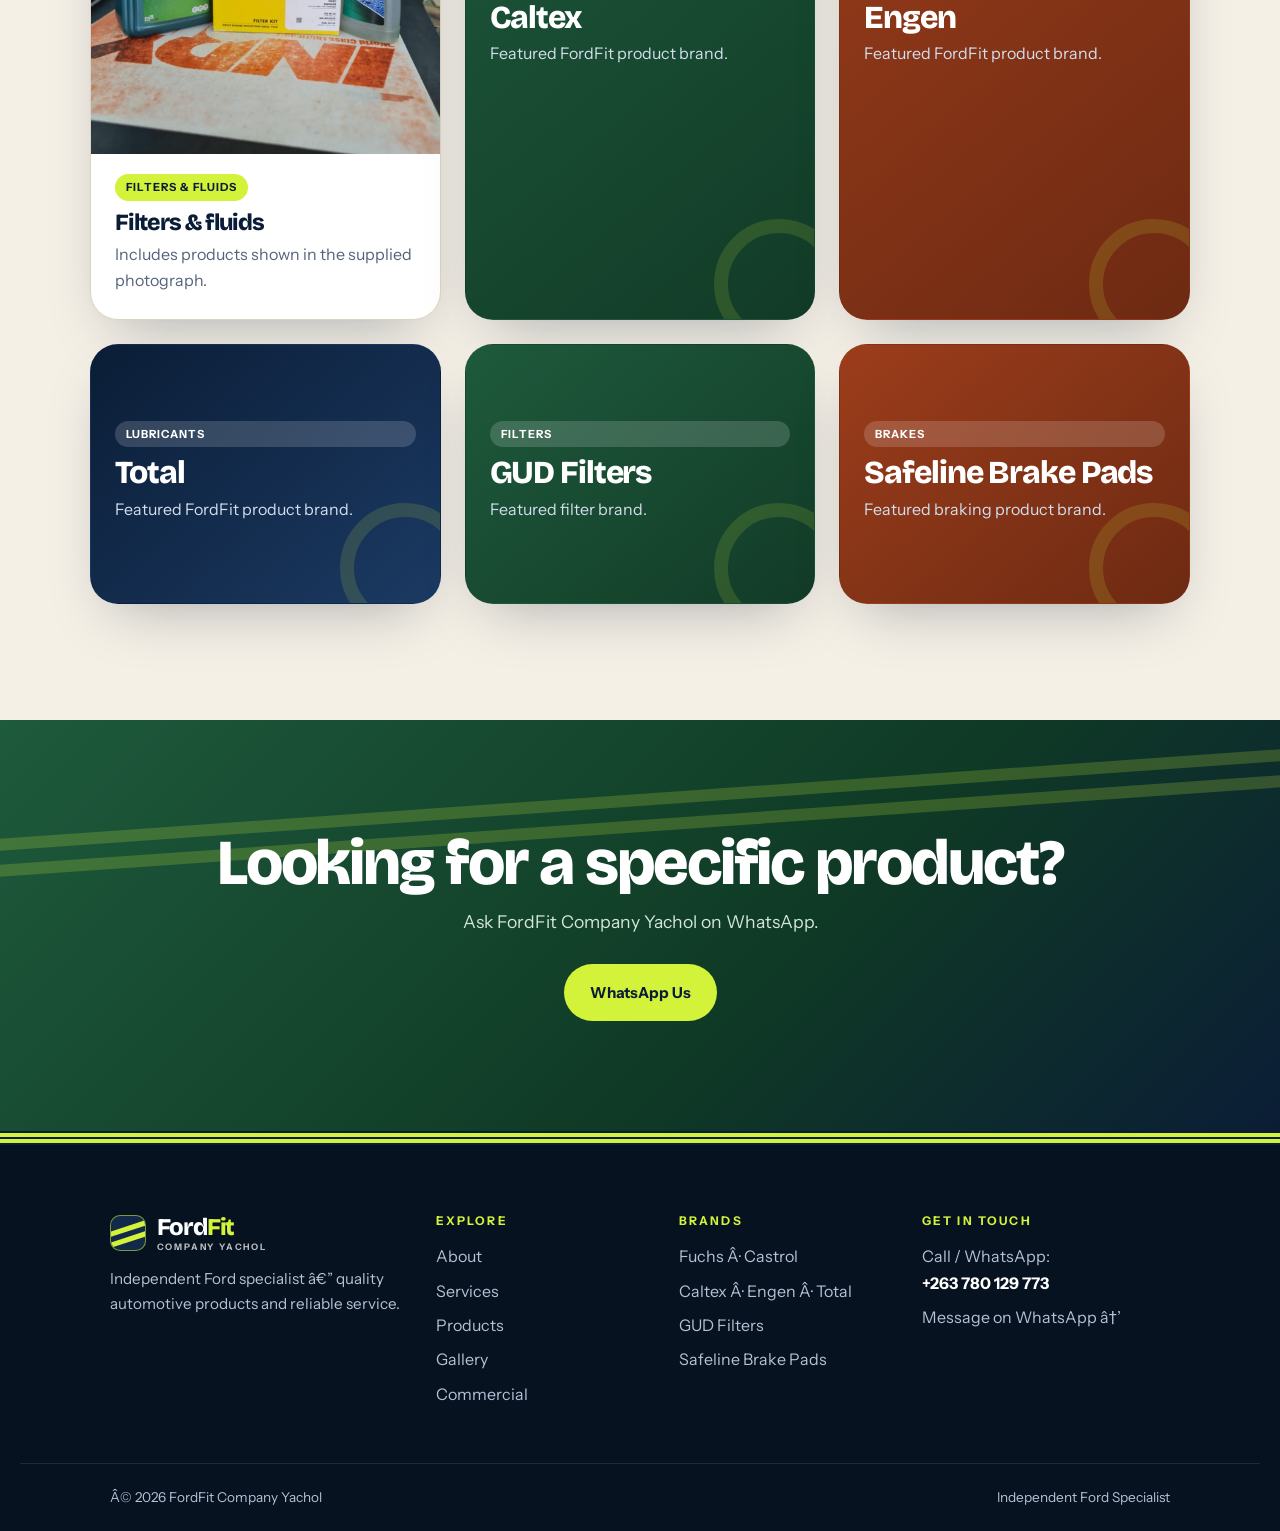
<file: docs/products.html>
﻿<!doctype html>
<html lang="en">
<head>
  <meta charset="utf-8">
  <meta name="viewport" content="width=device-width, initial-scale=1">
  <title>Products | FordFit Company Yachol</title>
  <meta name="description" content="FordFit Company Yachol â€” independent Ford specialist, quality automotive products and reliable service.">
  <meta name="theme-color" content="#0B1D36">
  <link rel="icon" href="data:image/svg+xml,%3Csvg xmlns='http://www.w3.org/2000/svg' viewBox='0 0 64 64'%3E%3Crect width='64' height='64' rx='14' fill='%230B1D36'/%3E%3Cpath d='M-4 26 68 8v9L-4 35zM-4 44 68 26v9L-4 53z' fill='%23D3F23A'/%3E%3C/svg%3E">
  <link rel="preconnect" href="https://fonts.googleapis.com">
  <link rel="preconnect" href="https://fonts.gstatic.com" crossorigin>
  <link href="https://fonts.googleapis.com/css2?family=Bricolage+Grotesque:opsz,wght@12..96,600;12..96,800&family=Instrument+Sans:wght@400;500;600;700&display=swap" rel="stylesheet">
  <link rel="stylesheet" href="../static/css/style.css">
  <script>document.documentElement.classList.add('js')</script>
</head>
<body class="page-products">
<a class="skip-link" href="#main">Skip to content</a>

<header class="site-header">
  <a class="brand" href="./index.html" aria-label="FordFit Company Yachol â€” home">
    <span class="brand-mark" aria-hidden="true"></span>
    <span class="brand-text"><span>Ford<em>Fit</em></span><small>Company Yachol</small></span>
  </a>
  <button class="menu-toggle" aria-label="Open menu" aria-expanded="false">â˜°</button>
  <nav class="nav" aria-label="Main">
    <a href="./index.html" class="">Home</a>
    <a href="./about.html" class="">About</a>
    <a href="./services.html" class="">Services</a>
    <a href="./products.html" class="active">Products</a>
    <a href="./gallery.html" class="">Gallery</a>
    <a href="./commercial.html" class="">Commercial</a>
    <a href="./contact.html" class="nav-cta">Contact</a>
  </nav>
</header>

<main id="main">
<section class="page-hero">
  <div class="container">
    <p class="eyebrow">Products &amp; brands</p>
    <h1>Trusted automotive products.</h1>
    <p>Real product photographs supplied for FordFit Company Yachol are displayed without AI product replacement.</p>
  </div>
</section>

<section class="section">
  <div class="filter-bar" role="group" aria-label="Filter products">
    <button class="filter-btn active" data-filter="all">All</button>
    <button class="filter-btn" data-filter="lubricants">Lubricants</button>
    <button class="filter-btn" data-filter="filters">Filters &amp; fluids</button>
    <button class="filter-btn" data-filter="brakes">Brakes</button>
  </div>
  <div class="product-grid product-page">
    <article data-cat="lubricants"><img src="../static/images/fuchs-gt1-original.jpg" alt="Fuchs TITAN GT1 FLEX C23" loading="lazy"><span class="tag">Lubricants</span><h2>Fuchs</h2><p>TITAN lubricant products.</p></article>
    <article data-cat="lubricants"><img src="../static/images/castrol-original.jpg" alt="Castrol Vecton" loading="lazy"><span class="tag">Lubricants</span><h2>Castrol</h2><p>Castrol automotive lubricant products.</p></article>
    <article data-cat="lubricants"><img src="../static/images/fuchs-supersyn-original.jpg" alt="Fuchs TITAN SUPERSYN" loading="lazy"><span class="tag">Lubricants</span><h2>Fuchs TITAN SUPERSYN</h2><p>Engine oil product photograph supplied by FordFit.</p></article>
    <article data-cat="filters"><img src="../static/images/mixed-products-original.jpg" alt="Mixed automotive products" loading="lazy"><span class="tag">Filters &amp; fluids</span><h2>Filters &amp; fluids</h2><p>Includes products shown in the supplied photograph.</p></article>
    <article class="brand-only" data-cat="lubricants"><span class="tag">Lubricants</span><h2>Caltex</h2><p>Featured FordFit product brand.</p></article>
    <article class="brand-only" data-cat="lubricants"><span class="tag">Lubricants</span><h2>Engen</h2><p>Featured FordFit product brand.</p></article>
    <article class="brand-only" data-cat="lubricants"><span class="tag">Lubricants</span><h2>Total</h2><p>Featured FordFit product brand.</p></article>
    <article class="brand-only" data-cat="filters"><span class="tag">Filters</span><h2>GUD Filters</h2><p>Featured filter brand.</p></article>
    <article class="brand-only" data-cat="brakes"><span class="tag">Brakes</span><h2>Safeline Brake Pads</h2><p>Featured braking product brand.</p></article>
  </div>
</section>

<section class="cta">
  <h2>Looking for a specific product?</h2>
  <p>Ask FordFit Company Yachol on WhatsApp.</p>
  <a class="btn primary" href="https://wa.me/263780129773" target="_blank" rel="noopener">WhatsApp Us</a>
</section>
</main>

<footer class="footer">
  <div class="tape-divider" aria-hidden="true"></div>
  <div class="footer-grid">
    <div class="footer-brand">
      <a class="brand" href="./index.html">
        <span class="brand-mark" aria-hidden="true"></span>
        <span class="brand-text"><span style="color:#fff">Ford<em>Fit</em></span><small>Company Yachol</small></span>
      </a>
      <p>Independent Ford specialist â€” quality automotive products and reliable service.</p>
    </div>
    <div>
      <h4>Explore</h4>
      <ul>
        <li><a href="./about.html">About</a></li>
        <li><a href="./services.html">Services</a></li>
        <li><a href="./products.html">Products</a></li>
        <li><a href="./gallery.html">Gallery</a></li>
        <li><a href="./commercial.html">Commercial</a></li>
      </ul>
    </div>
    <div>
      <h4>Brands</h4>
      <ul>
        <li>Fuchs Â· Castrol</li>
        <li>Caltex Â· Engen Â· Total</li>
        <li>GUD Filters</li>
        <li>Safeline Brake Pads</li>
      </ul>
    </div>
    <div>
      <h4>Get in touch</h4>
      <ul>
        <li>Call / WhatsApp:<br><a href="tel:+263780129773"><strong>+263 780 129 773</strong></a></li>
        <li><a href="https://wa.me/263780129773" target="_blank" rel="noopener">Message on WhatsApp â†’</a></li>
      </ul>
    </div>
  </div>
  <div class="footer-bottom">
    <span>Â© <span id="year"></span> FordFit Company Yachol</span>
    <span>Independent Ford Specialist</span>
  </div>
</footer>
<script src="../static/js/main.js"></script>
</body>
</html>
</file>
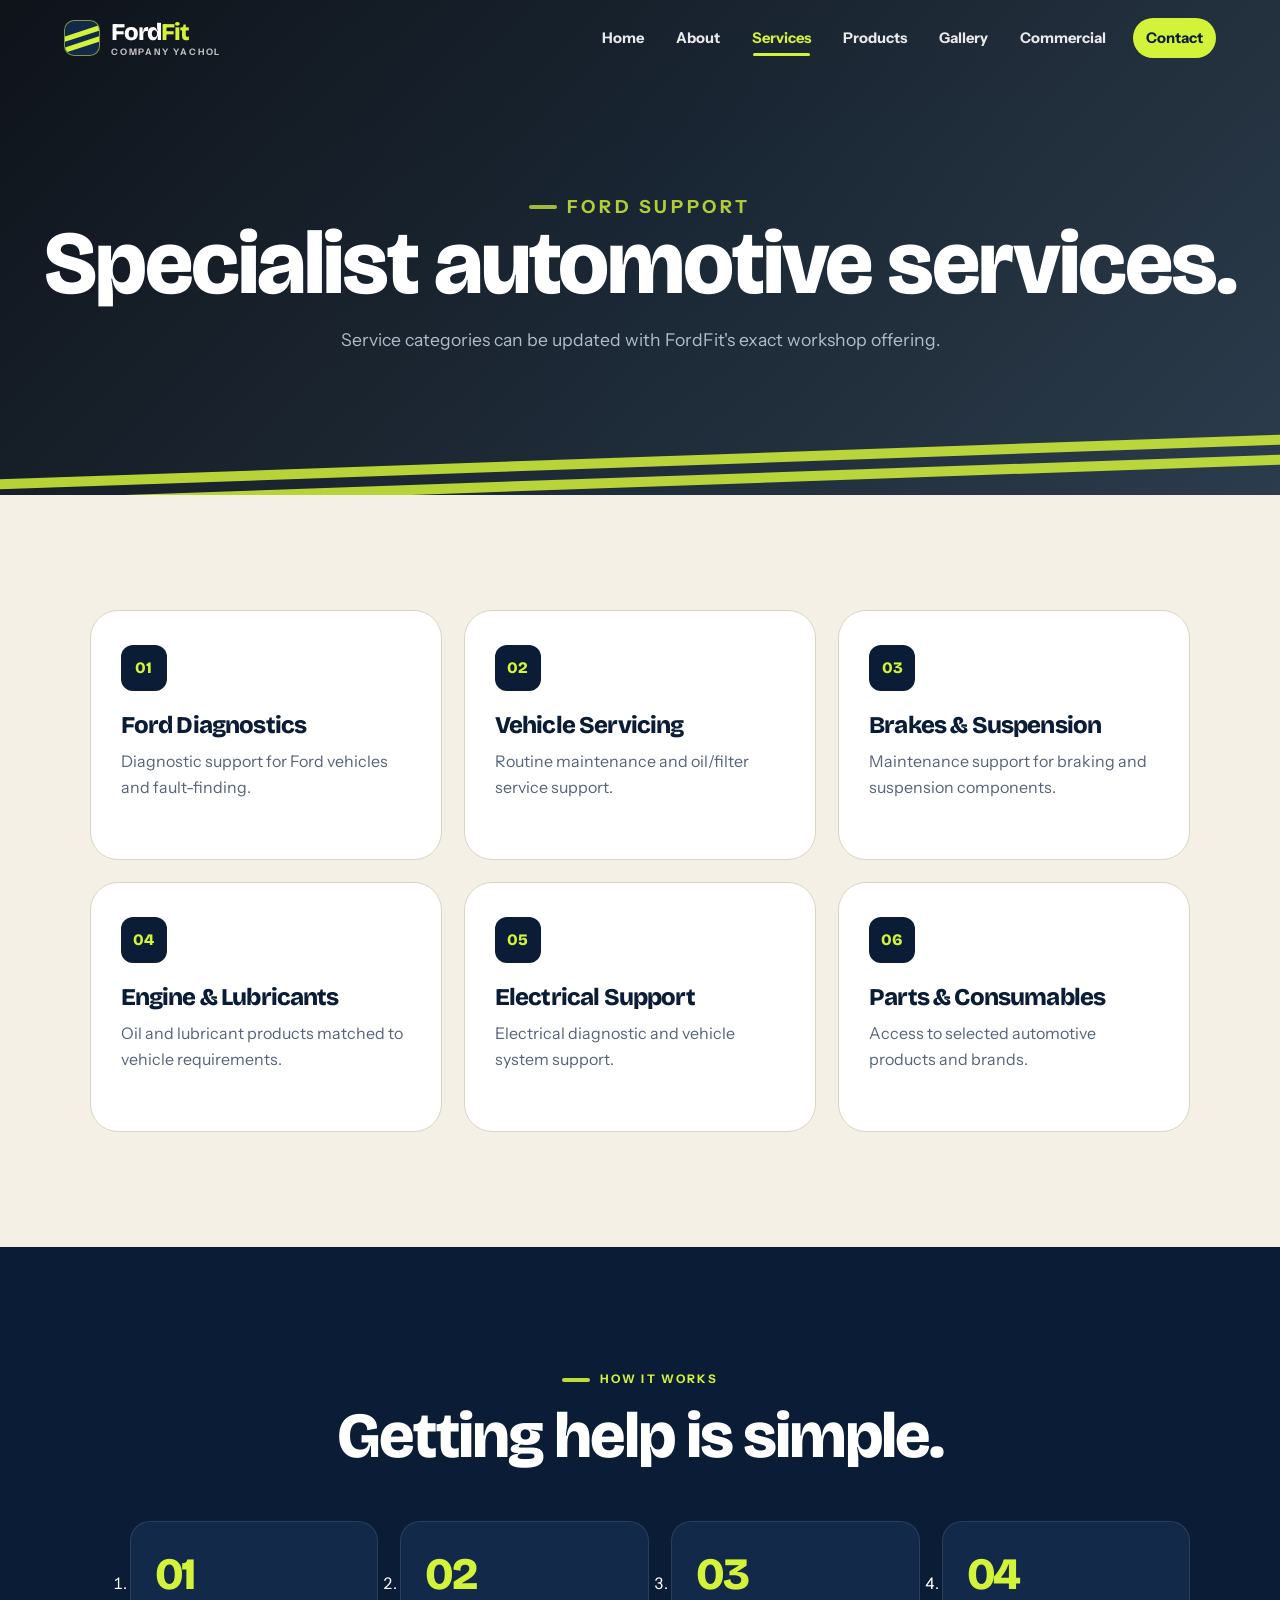
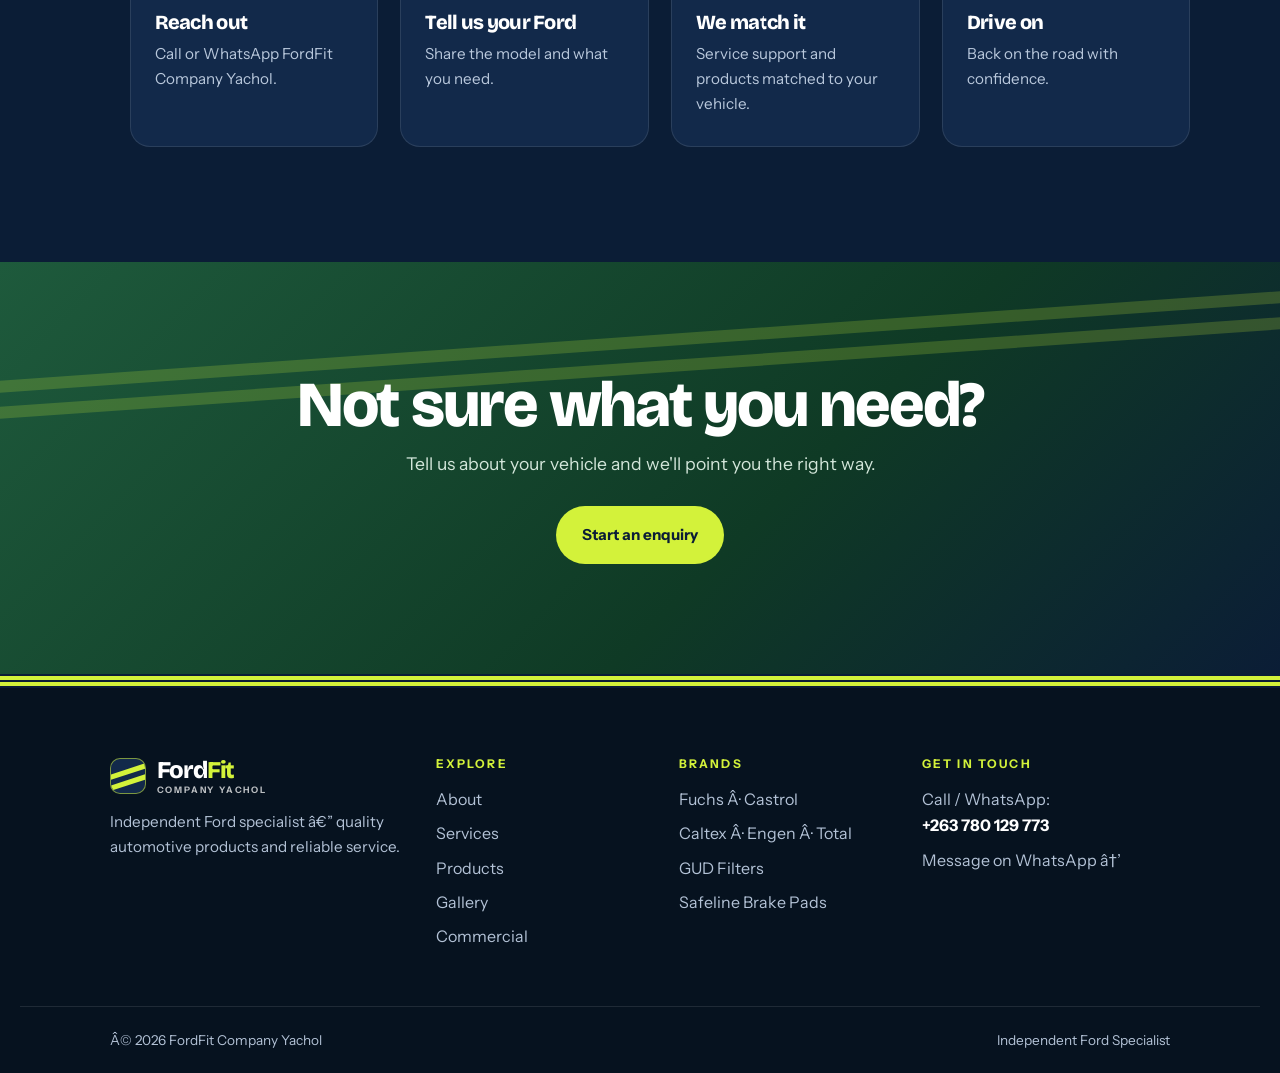
<file: docs/services.html>
﻿<!doctype html>
<html lang="en">
<head>
  <meta charset="utf-8">
  <meta name="viewport" content="width=device-width, initial-scale=1">
  <title>Services | FordFit Company Yachol</title>
  <meta name="description" content="FordFit Company Yachol â€” independent Ford specialist, quality automotive products and reliable service.">
  <meta name="theme-color" content="#0B1D36">
  <link rel="icon" href="data:image/svg+xml,%3Csvg xmlns='http://www.w3.org/2000/svg' viewBox='0 0 64 64'%3E%3Crect width='64' height='64' rx='14' fill='%230B1D36'/%3E%3Cpath d='M-4 26 68 8v9L-4 35zM-4 44 68 26v9L-4 53z' fill='%23D3F23A'/%3E%3C/svg%3E">
  <link rel="preconnect" href="https://fonts.googleapis.com">
  <link rel="preconnect" href="https://fonts.gstatic.com" crossorigin>
  <link href="https://fonts.googleapis.com/css2?family=Bricolage+Grotesque:opsz,wght@12..96,600;12..96,800&family=Instrument+Sans:wght@400;500;600;700&display=swap" rel="stylesheet">
  <link rel="stylesheet" href="../static/css/style.css">
  <script>document.documentElement.classList.add('js')</script>
</head>
<body class="page-services">
<a class="skip-link" href="#main">Skip to content</a>

<header class="site-header">
  <a class="brand" href="./index.html" aria-label="FordFit Company Yachol â€” home">
    <span class="brand-mark" aria-hidden="true"></span>
    <span class="brand-text"><span>Ford<em>Fit</em></span><small>Company Yachol</small></span>
  </a>
  <button class="menu-toggle" aria-label="Open menu" aria-expanded="false">â˜°</button>
  <nav class="nav" aria-label="Main">
    <a href="./index.html" class="">Home</a>
    <a href="./about.html" class="">About</a>
    <a href="./services.html" class="active">Services</a>
    <a href="./products.html" class="">Products</a>
    <a href="./gallery.html" class="">Gallery</a>
    <a href="./commercial.html" class="">Commercial</a>
    <a href="./contact.html" class="nav-cta">Contact</a>
  </nav>
</header>

<main id="main">
<section class="page-hero">
  <div class="container">
    <p class="eyebrow">Ford support</p>
    <h1>Specialist automotive services.</h1>
    <p>Service categories can be updated with FordFit's exact workshop offering.</p>
  </div>
</section>

<section class="section">
  <div class="service-grid">
    <article class="reveal"><span>01</span><h2>Ford Diagnostics</h2><p>Diagnostic support for Ford vehicles and fault-finding.</p></article>
    <article class="reveal d1"><span>02</span><h2>Vehicle Servicing</h2><p>Routine maintenance and oil/filter service support.</p></article>
    <article class="reveal d2"><span>03</span><h2>Brakes &amp; Suspension</h2><p>Maintenance support for braking and suspension components.</p></article>
    <article class="reveal"><span>04</span><h2>Engine &amp; Lubricants</h2><p>Oil and lubricant products matched to vehicle requirements.</p></article>
    <article class="reveal d1"><span>05</span><h2>Electrical Support</h2><p>Electrical diagnostic and vehicle system support.</p></article>
    <article class="reveal d2"><span>06</span><h2>Parts &amp; Consumables</h2><p>Access to selected automotive products and brands.</p></article>
  </div>
</section>

<section class="section process">
  <div class="section-heading reveal">
    <p class="eyebrow">How it works</p>
    <h2>Getting help is simple.</h2>
  </div>
  <ol class="steps">
    <li class="reveal"><h3>Reach out</h3><p>Call or WhatsApp FordFit Company Yachol.</p></li>
    <li class="reveal d1"><h3>Tell us your Ford</h3><p>Share the model and what you need.</p></li>
    <li class="reveal d2"><h3>We match it</h3><p>Service support and products matched to your vehicle.</p></li>
    <li class="reveal d3"><h3>Drive on</h3><p>Back on the road with confidence.</p></li>
  </ol>
</section>

<section class="cta">
  <h2>Not sure what you need?</h2>
  <p>Tell us about your vehicle and we'll point you the right way.</p>
  <a class="btn primary" href="./contact.html">Start an enquiry</a>
</section>
</main>

<footer class="footer">
  <div class="tape-divider" aria-hidden="true"></div>
  <div class="footer-grid">
    <div class="footer-brand">
      <a class="brand" href="./index.html">
        <span class="brand-mark" aria-hidden="true"></span>
        <span class="brand-text"><span style="color:#fff">Ford<em>Fit</em></span><small>Company Yachol</small></span>
      </a>
      <p>Independent Ford specialist â€” quality automotive products and reliable service.</p>
    </div>
    <div>
      <h4>Explore</h4>
      <ul>
        <li><a href="./about.html">About</a></li>
        <li><a href="./services.html">Services</a></li>
        <li><a href="./products.html">Products</a></li>
        <li><a href="./gallery.html">Gallery</a></li>
        <li><a href="./commercial.html">Commercial</a></li>
      </ul>
    </div>
    <div>
      <h4>Brands</h4>
      <ul>
        <li>Fuchs Â· Castrol</li>
        <li>Caltex Â· Engen Â· Total</li>
        <li>GUD Filters</li>
        <li>Safeline Brake Pads</li>
      </ul>
    </div>
    <div>
      <h4>Get in touch</h4>
      <ul>
        <li>Call / WhatsApp:<br><a href="tel:+263780129773"><strong>+263 780 129 773</strong></a></li>
        <li><a href="https://wa.me/263780129773" target="_blank" rel="noopener">Message on WhatsApp â†’</a></li>
      </ul>
    </div>
  </div>
  <div class="footer-bottom">
    <span>Â© <span id="year"></span> FordFit Company Yachol</span>
    <span>Independent Ford Specialist</span>
  </div>
</footer>
<script src="../static/js/main.js"></script>
</body>
</html>
</file>
<file: docs/static/css/style.css>
/* ==========================================================================
   FordFit Company Yachol — stylesheet
   Palette is drawn from the brand's own world:
     Workwear Navy  – the CEO's overalls
     Hi-Vis Lime    – the reflective safety bands
     Brick Copper   – the workshop's brick walls
     Awning Moss    – the green roof trim
     Bone           – warm workshop paper
   The CEO photograph is never filtered, overlaid, recoloured or cropped.
   ========================================================================== */

:root{
  --navy:#0B1D36;
  --navy-2:#12294A;
  --navy-3:#1B3A63;
  --hivis:#D3F23A;
  --hivis-deep:#B5D416;
  --brick:#C4552D;
  --brick-deep:#9C3D1B;
  --moss:#1E5A3C;
  --bone:#F5F0E6;
  --bone-2:#EBE4D4;
  --white:#FFFFFF;
  --ink:#0B1D36;
  --muted:#56637A;
  --line:#DCD3C0;

  --radius:20px;
  --radius-lg:28px;
  --shadow:0 24px 60px -24px rgba(11,29,54,.35);
  --font-display:"Bricolage Grotesque","Instrument Sans",system-ui,-apple-system,"Segoe UI",Arial,sans-serif;
  --font-body:"Instrument Sans",system-ui,-apple-system,"Segoe UI",Arial,sans-serif;
}

/* ---------- Base ---------- */
*,*::before,*::after{box-sizing:border-box}
html{scroll-behavior:smooth;scroll-padding-top:90px}
body{margin:0;font-family:var(--font-body);color:var(--ink);background:var(--bone);line-height:1.65;-webkit-font-smoothing:antialiased;overflow-x:hidden}
img,video{max-width:100%;display:block}
a{color:inherit;text-decoration:none}
h1,h2,h3,h4{font-family:var(--font-display);line-height:1.02;letter-spacing:-.035em;margin:0;font-weight:800}
p{margin:0}
ul{margin:0;padding:0;list-style:none}
:focus-visible{outline:3px solid var(--hivis);outline-offset:3px;border-radius:6px}
.skip-link{position:absolute;left:-999px;top:8px;background:var(--hivis);color:var(--navy);padding:10px 16px;border-radius:8px;font-weight:800;z-index:200}
.skip-link:focus{left:8px}

.container{max-width:1240px;margin:0 auto}
.section{padding:clamp(70px,9vw,120px) 7%}
.section-heading{max-width:720px;margin:0 auto 52px;text-align:center}
.section-heading h2,.split-copy h2,.cta h2,.banner-inner h2{font-size:clamp(2.2rem,5vw,4.2rem)}
.section-heading p.sub{margin-top:16px;color:var(--muted);font-size:1.08rem}

.eyebrow{display:inline-flex;align-items:center;gap:10px;font-size:.74rem;letter-spacing:.2em;font-weight:800;text-transform:uppercase;color:var(--brick-deep);margin-bottom:14px}
.eyebrow::before{content:"";width:28px;height:4px;border-radius:2px;background:currentColor;opacity:.9}
.hero .eyebrow,.page-hero .eyebrow,.parallax-banner .eyebrow,.commercial-hero .eyebrow,.stats .eyebrow,.process .eyebrow{color:var(--hivis)}

/* reflective-tape motif (two bands, like the overalls) */
.tape-divider{height:14px;background:
  linear-gradient(var(--hivis),var(--hivis)) 0 2px/100% 4px no-repeat,
  linear-gradient(var(--hivis),var(--hivis)) 0 8px/100% 4px no-repeat,var(--navy)}

/* ---------- Buttons ---------- */
.btn{display:inline-flex;align-items:center;justify-content:center;gap:8px;padding:14px 24px;border-radius:999px;font-weight:800;font-size:.95rem;border:2px solid transparent;cursor:pointer;font-family:inherit;transition:transform .25s,box-shadow .25s,background .25s,color .25s}
.btn:hover{transform:translateY(-3px);box-shadow:0 14px 30px -10px rgba(0,0,0,.35)}
.btn.primary{background:var(--hivis);color:var(--navy)}
.btn.primary:hover{background:#e2ff58}
.btn.ghost{border-color:rgba(255,255,255,.55);color:#fff}
.btn.ghost:hover{background:rgba(255,255,255,.1)}
.btn.ghost.dark{color:var(--navy);border-color:var(--navy)}
.btn.ghost.dark:hover{background:var(--navy);color:var(--bone)}
.btn.solid-dark{background:var(--navy);color:var(--bone)}
.btn.solid-dark:hover{background:var(--navy-3)}
.actions{display:flex;gap:12px;flex-wrap:wrap;margin-top:30px}
.text-link{font-weight:800;color:var(--brick-deep);border-bottom:2px solid currentColor;padding-bottom:2px}
.text-link:hover{color:var(--navy)}

/* ---------- Header ---------- */
.site-header{position:fixed;inset:0 0 auto 0;z-index:100;display:flex;align-items:center;justify-content:space-between;gap:24px;padding:18px 5%;color:#fff;transition:background .3s,padding .3s,box-shadow .3s}
.site-header.scrolled,.site-header.open{background:rgba(11,29,54,.94);backdrop-filter:blur(14px);padding-block:11px;box-shadow:0 1px 0 rgba(211,242,58,.3)}
.brand{display:flex;align-items:center;gap:11px;font-family:var(--font-display);font-weight:800;font-size:1.5rem;letter-spacing:-.05em;line-height:1}
.brand-mark{position:relative;flex:none;width:36px;height:36px;border-radius:10px;background:var(--navy-2);border:1px solid rgba(211,242,58,.55);overflow:hidden}
.brand-mark::before,.brand-mark::after{content:"";position:absolute;left:-12%;right:-12%;height:5px;background:var(--hivis);transform:rotate(-18deg)}
.brand-mark::before{top:10px}.brand-mark::after{top:21px}
.brand-text{display:flex;flex-direction:column}
.brand em{font-style:normal;color:var(--hivis)}
.brand small{font-family:var(--font-body);font-weight:700;font-size:.56rem;letter-spacing:.2em;text-transform:uppercase;color:rgba(255,255,255,.72);margin-top:4px}
.nav{display:flex;align-items:center;gap:6px;font-weight:700;font-size:.92rem}
.nav a{position:relative;padding:8px 13px;border-radius:999px;opacity:.9;transition:background .2s,color .2s}
.nav a:hover{background:rgba(255,255,255,.1);opacity:1}
.nav a.active{color:var(--hivis);opacity:1}
.nav a.active::after{content:"";position:absolute;left:14px;right:14px;bottom:2px;height:3px;border-radius:2px;background:var(--hivis)}
.nav .nav-cta{background:var(--hivis);color:var(--navy);margin-left:8px;opacity:1;font-weight:800}
.nav .nav-cta:hover{background:#e2ff58}
.nav .nav-cta::after{display:none}
.menu-toggle{display:none;background:none;border:1px solid rgba(255,255,255,.4);border-radius:10px;color:#fff;width:44px;height:44px;font-size:1.4rem;cursor:pointer}

/* ---------- Hero ---------- */
.hero{position:relative;isolation:isolate;overflow:hidden;color:#fff;
  background:
    radial-gradient(900px 520px at 88% 8%,rgba(30,90,60,.55),transparent 62%),
    radial-gradient(760px 480px at 6% 100%,rgba(196,85,45,.28),transparent 62%),
    linear-gradient(165deg,var(--navy) 10%,#071426 100%)}
.hero-bg{position:absolute;inset:0;z-index:-1;pointer-events:none}
.hero-bg .tape{position:absolute;left:-10%;width:130%;height:14px;background:var(--hivis);opacity:.16;transform:rotate(-14deg)}
.hero-bg .t1{top:62%}.hero-bg .t2{top:calc(62% + 30px)}
.hero-grid{display:grid;grid-template-columns:1.05fr .95fr;gap:4vw;align-items:center;min-height:100svh;padding:150px 7% 100px;max-width:1400px;margin:0 auto}
.hero h1{font-size:clamp(3.2rem,8.2vw,7.4rem);line-height:.88;letter-spacing:-.06em;margin:6px 0 26px}
.hero h1 em{font-style:normal;color:var(--hivis);display:block}
.hero .lead{font-size:1.15rem;color:#d3deec;max-width:540px;line-height:1.7}
.hero-points{display:flex;flex-wrap:wrap;gap:10px 22px;margin-top:34px;color:#b9c8dc;font-size:.88rem;font-weight:600}
.hero-points li{display:flex;align-items:center;gap:8px}
.hero-points li::before{content:"";width:9px;height:9px;border-radius:50%;background:var(--hivis)}

.car-stage{position:relative;translate:0 var(--py,0px);display:flex;justify-content:center}
.car-glow{position:absolute;width:80%;height:22%;bottom:-6%;left:10%;border-radius:50%;background:rgba(211,242,58,.28);filter:blur(45px)}
.car-card{position:relative;margin:0;width:100%;max-width:640px;border-radius:var(--radius-lg);overflow:hidden;aspect-ratio:689/540;background:#000;
  border:1px solid rgba(255,255,255,.2);box-shadow:0 40px 80px -20px rgba(0,0,0,.6),14px 14px 0 var(--hivis);
  animation:carEntrance 1.6s cubic-bezier(.2,.8,.2,1) both,carFloat 6s 1.8s ease-in-out infinite}
/* the photo is only framed by CSS; aligned to the top so the social-media UI at the bottom stays out of view */
.hero-car{width:100%;height:100%;object-fit:cover;object-position:top}
.plate-label{position:absolute;left:18px;bottom:18px;padding:9px 16px;border-radius:8px;background:var(--navy);color:#fff;font-weight:800;font-size:.76rem;letter-spacing:.06em;border:1px solid rgba(211,242,58,.6);opacity:0;animation:plateIn .6s 1.6s forwards}
.float-badge{position:absolute;padding:9px 16px;border-radius:999px;font-weight:800;font-size:.78rem;letter-spacing:.04em;box-shadow:0 14px 30px -10px rgba(0,0,0,.5)}
.float-badge.b1{top:-16px;left:6%;background:var(--brick);color:#fff;animation:carFloat 5s ease-in-out infinite}
.float-badge.b2{bottom:16%;right:-14px;background:var(--moss);color:#fff;animation:carFloat 6s 1s ease-in-out infinite}
.scroll-cue{position:absolute;left:50%;bottom:26px;translate:-50% 0;font-size:.7rem;letter-spacing:.24em;text-transform:uppercase;color:#9fb3cc;font-weight:700}
.scroll-cue::after{content:"";display:block;width:2px;height:34px;margin:10px auto 0;background:linear-gradient(var(--hivis),transparent)}

/* ---------- Brand marquee ---------- */
.brand-strip{background:var(--hivis);color:var(--navy);overflow:hidden;border-block:3px solid var(--navy)}
.marquee{display:flex;width:max-content;animation:marquee 32s linear infinite}
.marquee span{display:flex;align-items:center;gap:34px;padding:16px 17px;font-family:var(--font-display);font-weight:800;font-size:1.25rem;letter-spacing:-.02em;white-space:nowrap}
.marquee span::after{content:"";width:9px;height:9px;background:var(--navy);transform:rotate(45deg)}
.brand-strip:hover .marquee{animation-play-state:paused}

/* ---------- Stats ---------- */
.stats{background:var(--navy);color:#fff;padding:70px 7%}
.stats-grid{display:grid;grid-template-columns:repeat(3,1fr);max-width:1100px;margin:0 auto}
.stats-grid>div{text-align:center;padding:10px 20px}
.stats-grid>div+div{border-left:1px solid rgba(255,255,255,.18)}
.stats strong{display:block;font-family:var(--font-display);font-size:clamp(2.6rem,6vw,4.6rem);line-height:1;letter-spacing:-.05em;color:var(--hivis)}
.stats span{display:block;margin-top:8px;color:#b9c8dc;font-size:.92rem;font-weight:600}

/* ---------- Split / CEO ---------- */
.split-section{display:grid;grid-template-columns:minmax(0,.9fr) minmax(0,1.1fr);gap:7%;align-items:center;max-width:1240px;margin:0 auto;padding:clamp(70px,9vw,120px) 7%}
.split-copy h2{margin:6px 0 22px}
.split-copy p{color:var(--muted);font-size:1.05rem;margin-bottom:16px}
.split-copy .text-link{display:inline-block;margin-top:10px}

/* CEO photo: displayed exactly as supplied — natural ratio, no crop, no filter, no overlay */
.ceo-figure{margin:0;width:100%;max-width:520px;justify-self:center}
.ceo-frame{position:relative;isolation:isolate}
.ceo-frame::before{content:"";position:absolute;inset:16px -16px -16px 16px;background:var(--brick);border-radius:16px;z-index:-1}
.ceo-frame::after{content:"";position:absolute;inset:32px -32px -32px 32px;border:3px solid var(--hivis-deep);border-radius:16px;z-index:-2}
.ceo-figure img{display:block;width:100%;height:auto;aspect-ratio:auto;object-fit:initial;filter:none;border-radius:12px}
.ceo-figure figcaption{margin-top:44px;display:flex;flex-direction:column;gap:2px}
.ceo-figure figcaption strong{font-family:var(--font-display);font-size:1.25rem;letter-spacing:-.02em}
.ceo-figure figcaption span{color:var(--muted);font-size:.9rem;font-weight:600}

.stat-row{display:flex;gap:16px;flex-wrap:wrap;margin-top:32px}
.stat-row div{padding:18px 20px;border:2px solid var(--navy);border-radius:16px;background:var(--white);min-width:140px}
.stat-row strong{display:block;font-family:var(--font-display);font-size:1.7rem;letter-spacing:-.04em;color:var(--brick-deep)}
.stat-row span{font-size:.82rem;color:var(--muted);font-weight:600}

/* ---------- Feature cards ("why FordFit") ---------- */
.features{background:var(--bone-2)}
.feature-grid{display:grid;grid-template-columns:repeat(3,1fr);gap:22px;max-width:1240px;margin:0 auto}
.feature-grid article{background:var(--white);border:1px solid var(--line);border-radius:var(--radius);padding:32px 28px;position:relative;overflow:hidden;transition:transform .3s,box-shadow .3s}
.feature-grid article::before{content:"";position:absolute;left:0;top:0;bottom:0;width:6px;background:var(--hivis-deep)}
.feature-grid article:nth-child(2)::before{background:var(--brick)}
.feature-grid article:nth-child(3)::before{background:var(--moss)}
.feature-grid article:hover{transform:translateY(-6px);box-shadow:var(--shadow)}
.feature-grid h3{font-size:1.4rem;margin-bottom:10px}
.feature-grid p{color:var(--muted)}

/* ---------- Services ---------- */
.service-grid{display:grid;grid-template-columns:repeat(3,1fr);gap:22px;max-width:1240px;margin:0 auto}
.service-grid article{position:relative;padding:34px 30px;border-radius:var(--radius-lg);background:var(--white);border:1px solid var(--line);min-height:250px;transition:transform .3s,box-shadow .3s,background .3s,color .3s}
.service-grid article:hover{transform:translateY(-6px);background:var(--navy);color:#fff;box-shadow:var(--shadow)}
.service-grid article:hover p{color:#c4d2e4}
.service-grid article:hover span{background:var(--hivis);color:var(--navy)}
.service-grid span{display:inline-grid;place-items:center;width:46px;height:46px;border-radius:12px;background:var(--navy);color:var(--hivis);font-family:var(--font-display);font-weight:800;margin-bottom:22px;transition:background .3s,color .3s}
.service-grid h2,.service-grid h3{font-size:1.5rem;margin-bottom:10px}
.service-grid p{color:var(--muted)}

/* ---------- Process ---------- */
.process{background:var(--navy);color:#fff}
.process .section-heading p.sub{color:#b9c8dc}
.steps{display:grid;grid-template-columns:repeat(4,1fr);gap:22px;max-width:1240px;margin:0 auto;counter-reset:step}
.steps li{position:relative;padding:30px 24px;border-radius:var(--radius);background:var(--navy-2);border:1px solid rgba(255,255,255,.1);counter-increment:step}
.steps li::before{content:counter(step,decimal-leading-zero);display:block;font-family:var(--font-display);font-weight:800;font-size:2.8rem;line-height:1;color:var(--hivis);margin-bottom:16px;letter-spacing:-.05em}
.steps h3{font-size:1.25rem;margin-bottom:8px}
.steps p{color:#b9c8dc;font-size:.95rem}

/* ---------- Parallax banner ---------- */
.parallax-banner{min-height:72vh;display:grid;place-items:center;text-align:center;color:#fff;
  background:linear-gradient(rgba(6,18,34,.7),rgba(6,18,34,.82)),url("../images/car-branded-concept.png") center/cover fixed}
.banner-inner{max-width:800px;padding:60px 7%}
.banner-inner h2{margin:6px 0 30px;font-size:clamp(2.6rem,6.5vw,6rem);line-height:.9;letter-spacing:-.06em}

/* ---------- Products ---------- */
.products-preview{background:var(--white)}
.product-grid{display:grid;grid-template-columns:repeat(3,1fr);gap:24px;max-width:1240px;margin:0 auto}
.product-grid article{background:var(--white);border:1px solid var(--line);border-radius:var(--radius-lg);overflow:hidden;box-shadow:var(--shadow);transition:transform .3s}
.product-grid article:hover{transform:translateY(-8px)}
.product-grid img{width:100%;aspect-ratio:4/5;object-fit:cover;object-position:center 35%}
.product-grid h2,.product-grid h3,.product-grid p{padding:0 24px}
.product-grid h2,.product-grid h3{margin-top:22px;font-size:1.45rem}
.product-grid p{color:var(--muted);padding-bottom:26px;margin-top:6px}
.tag{display:inline-block;margin:20px 24px 0;padding:4px 11px;border-radius:999px;background:var(--hivis);color:var(--navy);font-size:.7rem;font-weight:800;letter-spacing:.08em;text-transform:uppercase}
.tag+h2,.tag+h3{margin-top:10px}

.product-page{padding:0}
.filter-bar{display:flex;flex-wrap:wrap;gap:10px;justify-content:center;margin:0 auto 40px;max-width:1240px}
.filter-btn{padding:10px 20px;border-radius:999px;border:2px solid var(--navy);background:transparent;color:var(--navy);font-weight:800;font-family:inherit;cursor:pointer;transition:background .2s,color .2s}
.filter-btn:hover{background:var(--bone-2)}
.filter-btn.active{background:var(--navy);color:var(--hivis)}
.product-grid article.hidden{display:none}
.brand-only{display:flex;flex-direction:column;justify-content:center;min-height:260px;background:linear-gradient(140deg,var(--navy),var(--navy-3))!important;color:#fff;border-color:transparent!important;position:relative}
.brand-only::after{content:"";position:absolute;right:-30px;bottom:-30px;width:130px;height:130px;border-radius:50%;border:14px solid rgba(211,242,58,.14)}
.brand-only:nth-of-type(3n+2){background:linear-gradient(140deg,var(--moss),#123b27)!important}
.brand-only:nth-of-type(3n){background:linear-gradient(140deg,var(--brick-deep),#6d2a12)!important}
.brand-only .tag{background:rgba(255,255,255,.16);color:#fff}
.brand-only h2{font-size:2rem}
.brand-only p{color:#d3deec!important}

/* ---------- FAQ ---------- */
.faq{max-width:860px;margin:0 auto}
.faq details{background:var(--white);border:1px solid var(--line);border-radius:16px;padding:0 26px;margin-bottom:12px;transition:box-shadow .2s}
.faq details[open]{box-shadow:var(--shadow);border-color:var(--navy)}
.faq summary{list-style:none;cursor:pointer;padding:22px 0;font-family:var(--font-display);font-weight:800;font-size:1.15rem;letter-spacing:-.02em;display:flex;justify-content:space-between;gap:20px;align-items:center}
.faq summary::-webkit-details-marker{display:none}
.faq summary::after{content:"+";flex:none;width:32px;height:32px;display:grid;place-items:center;border-radius:50%;background:var(--navy);color:var(--hivis);font-size:1.3rem;line-height:1;transition:transform .25s}
.faq details[open] summary::after{transform:rotate(45deg)}
.faq details p{padding:0 0 24px;color:var(--muted)}

/* ---------- CTA ---------- */
.cta{text-align:center;padding:clamp(70px,9vw,110px) 7%;color:#fff;position:relative;overflow:hidden;isolation:isolate;background:linear-gradient(135deg,var(--moss),#0f3a25 60%,var(--navy))}
.cta::before{content:"";position:absolute;left:-10%;right:-10%;top:18%;height:12px;background:var(--hivis);opacity:.2;transform:rotate(-4deg);z-index:-1;box-shadow:0 26px 0 var(--hivis)}
.cta h2{margin-bottom:12px}
.cta p{color:#d3e6da;margin-bottom:28px;font-size:1.1rem}

/* ---------- Inner-page hero ---------- */
.page-hero{position:relative;overflow:hidden;isolation:isolate;padding:180px 7% 96px;color:#fff;
  background:radial-gradient(700px 400px at 90% 0%,rgba(30,90,60,.5),transparent 65%),radial-gradient(600px 360px at 0% 100%,rgba(196,85,45,.25),transparent 65%),linear-gradient(140deg,var(--navy),var(--navy-2))}
.page-hero::after{content:"";position:absolute;left:-5%;right:-5%;bottom:28px;height:10px;background:var(--hivis);opacity:.85;transform:rotate(-2deg);box-shadow:0 20px 0 var(--hivis);z-index:-1}
.page-hero h1{font-size:clamp(2.8rem,7vw,6rem);line-height:.92;letter-spacing:-.06em;margin-top:6px;margin-bottom:22px}
.page-hero p:not(.eyebrow){max-width:760px;color:#d3deec;line-height:1.7;font-size:1.1rem}

/* ---------- Values (about) ---------- */
.values{background:var(--bone-2)}
.timeline-note{max-width:820px;margin:0 auto;text-align:center;color:var(--muted);font-size:1.05rem}

/* ---------- Gallery ---------- */
.gallery-masonry{columns:3 300px;column-gap:20px;max-width:1240px;margin:0 auto;padding:clamp(60px,8vw,100px) 7%}
.gallery-item{break-inside:avoid;margin:0 0 20px;border-radius:var(--radius);overflow:hidden;background:var(--white);border:1px solid var(--line);box-shadow:var(--shadow);cursor:zoom-in}
.gallery-item img{width:100%;height:auto;transition:transform .5s}
.gallery-item:hover img{transform:scale(1.03)}
.gallery-item.ceo{cursor:default}
.gallery-item.ceo:hover img{transform:none}      /* CEO photo never moves or scales */
.gallery-item.car img{aspect-ratio:689/540;object-fit:cover;object-position:top}
.gallery-item figcaption{padding:12px 18px;font-size:.85rem;font-weight:700;color:var(--muted);border-top:3px solid var(--hivis-deep)}
.lightbox{border:0;padding:0;background:transparent;max-width:min(92vw,900px);max-height:92vh;overflow:visible}
.lightbox::backdrop{background:rgba(6,18,34,.9)}
.lightbox img{max-height:88vh;width:auto;max-width:100%;border-radius:12px;margin:auto}
.lightbox button{position:absolute;top:-16px;right:-8px;width:40px;height:40px;border-radius:50%;border:0;background:var(--hivis);color:var(--navy);font-size:1.3rem;font-weight:800;cursor:pointer}

/* ---------- Contact ---------- */
.contact-layout{display:grid;grid-template-columns:1fr 1.15fr;gap:32px;max-width:1140px;margin:0 auto;padding:clamp(60px,8vw,100px) 7%}
.contact-card{display:flex;flex-direction:column;gap:26px;padding:40px;border-radius:var(--radius-lg);background:var(--navy);color:#fff;box-shadow:var(--shadow)}
.contact-card h2{font-size:2rem}
.contact-card p{color:#c4d2e4}
.contact-card strong{display:block;margin-bottom:4px;font-size:.72rem;letter-spacing:.18em;text-transform:uppercase;color:var(--hivis)}
.contact-card a{color:#fff;font-weight:800;font-size:1.3rem;border-bottom:2px solid var(--hivis)}
.contact-form{padding:40px;border-radius:var(--radius-lg);background:var(--white);border:1px solid var(--line);box-shadow:var(--shadow)}
.contact-form h2{font-size:1.8rem;margin-bottom:6px}
.contact-form>p{color:var(--muted);margin-bottom:24px}
.field{display:flex;flex-direction:column;gap:6px;margin-bottom:16px}
.field label{font-weight:800;font-size:.85rem}
.field input,.field select,.field textarea{font:inherit;padding:13px 15px;border-radius:12px;border:2px solid var(--line);background:var(--bone);color:var(--ink);transition:border-color .2s,background .2s}
.field input:focus,.field select:focus,.field textarea:focus{outline:none;border-color:var(--navy);background:#fff}
.field textarea{min-height:120px;resize:vertical}
.form-note{margin-top:12px;font-size:.82rem;color:var(--muted)}

/* ---------- Commercial ---------- */
.commercial-hero{min-height:80vh;display:flex;align-items:flex-end;padding:160px 7% 80px;color:#fff;
  background:linear-gradient(rgba(6,18,34,.35),rgba(6,18,34,.85)),url("../images/car-branded-concept.png") center/cover fixed}
.commercial-copy{max-width:850px}
.commercial-copy h1{font-size:clamp(3rem,8vw,7rem);line-height:.9;letter-spacing:-.065em;margin:6px 0 22px}
.commercial-copy p:not(.eyebrow){font-size:1.12rem;line-height:1.7;color:#e1eaf4}
.commercial-player{padding:80px 7%;background:var(--navy);color:#fff;text-align:center}
.commercial-player video{width:min(1100px,100%);margin:0 auto;border-radius:var(--radius-lg);box-shadow:0 30px 90px rgba(0,0,0,.55),12px 12px 0 var(--hivis)}
.small-note{color:#9fb3cc;margin-top:34px;font-size:.9rem}
.commercial-timeline{display:grid;grid-template-columns:repeat(3,1fr);gap:22px;padding:80px 7%;max-width:1240px;margin:0 auto}
.commercial-timeline div{padding:32px;background:var(--white);border:1px solid var(--line);border-radius:var(--radius);border-top:6px solid var(--hivis-deep)}
.commercial-timeline div:nth-child(2){border-top-color:var(--brick)}
.commercial-timeline div:nth-child(3){border-top-color:var(--moss)}
.commercial-timeline span{font-family:var(--font-display);font-weight:800;font-size:2rem;color:var(--brick-deep)}
.commercial-timeline h2{font-size:1.4rem;margin:6px 0 8px}
.commercial-timeline p{color:var(--muted)}

/* ---------- Footer ---------- */
.footer{background:#06121F;color:#b3c2d6;padding:0}
.footer-grid{display:grid;grid-template-columns:1.4fr 1fr 1fr 1.2fr;gap:36px;max-width:1240px;margin:0 auto;padding:70px 7% 48px}
.footer h4{font-size:.75rem;letter-spacing:.18em;text-transform:uppercase;color:var(--hivis);margin-bottom:16px;font-family:var(--font-body);font-weight:800}
.footer strong{color:#fff}
.footer li{margin-bottom:8px}
.footer a{transition:color .2s}
.footer a:hover{color:var(--hivis)}
.footer-brand p{margin-top:14px;max-width:320px;font-size:.95rem}
.footer-bottom{display:flex;justify-content:space-between;gap:14px;flex-wrap:wrap;max-width:1240px;margin:0 auto;padding:22px 7%;border-top:1px solid rgba(255,255,255,.1);font-size:.85rem}

/* ---------- Motion ---------- */
.reveal{opacity:1}
.js .reveal{opacity:0;transform:translateY(28px);transition:opacity .8s ease,transform .8s ease}
.js .reveal.seen{opacity:1;transform:none}
.js .reveal.d1{transition-delay:.12s}.js .reveal.d2{transition-delay:.24s}.js .reveal.d3{transition-delay:.36s}
@keyframes marquee{to{transform:translateX(-50%)}}
@keyframes carEntrance{from{transform:translateX(90px) scale(.9);opacity:0}to{transform:none;opacity:1}}
@keyframes carFloat{0%,100%{transform:translateY(0)}50%{transform:translateY(-10px)}}
@keyframes plateIn{to{opacity:1}}
@media (prefers-reduced-motion:reduce){
  *,*::before,*::after{animation:none!important;transition:none!important;scroll-behavior:auto!important}
  .js .reveal{opacity:1;transform:none}
  .plate-label{opacity:1}
}

/* ---------- Responsive ---------- */
@media (max-width:1000px){
  .hero-grid{grid-template-columns:1fr;padding-top:130px;min-height:auto;gap:60px}
  .car-stage{max-width:560px;margin:0 auto;width:100%}
  .scroll-cue{display:none}
  .steps{grid-template-columns:repeat(2,1fr)}
  .footer-grid{grid-template-columns:1fr 1fr}
  .contact-layout{grid-template-columns:1fr}
}
@media (max-width:900px){
  .menu-toggle{display:block}
  .nav{display:none;position:absolute;top:100%;left:0;right:0;flex-direction:column;align-items:stretch;gap:2px;padding:14px 5% 22px;background:rgba(11,29,54,.98)}
  .site-header.open .nav{display:flex}
  .nav a{padding:14px 12px;border-radius:10px}
  .nav a.active::after{display:none}
  .nav .nav-cta{margin:8px 0 0;text-align:center}
  .split-section{grid-template-columns:1fr;gap:56px}
  .ceo-figure{max-width:440px}
  .ceo-frame::before{inset:10px -10px -10px 10px}
  .ceo-frame::after{inset:20px -20px -20px 20px}
  .ceo-figure figcaption{margin-top:32px}
  .product-grid,.service-grid,.feature-grid{grid-template-columns:repeat(2,1fr)}
  .parallax-banner,.commercial-hero{background-attachment:scroll}
  .stats-grid>div{padding:10px 8px}
}
@media (max-width:640px){
  .hero h1{font-size:3.3rem}
  .product-grid,.service-grid,.feature-grid,.commercial-timeline,.steps,.footer-grid{grid-template-columns:1fr}
  .stats-grid{grid-template-columns:1fr;gap:18px}
  .stats-grid>div+div{border-left:0;border-top:1px solid rgba(255,255,255,.18);padding-top:24px}
  .contact-card,.contact-form{padding:28px 22px}
  .float-badge.b2{top:-16px;bottom:auto;right:6%}
  .brand{font-size:1.3rem}
  .car-card{box-shadow:0 30px 60px -20px rgba(0,0,0,.6),8px 8px 0 var(--hivis)}
}
/* =========================================
   FORDFIT INNER PAGES — PREMIUM DESIGN
   ========================================= */

.page-hero,
.inner-hero {
    min-height: 55vh;
    display: flex;
    align-items: center;
    justify-content: center;
    text-align: center;
    padding: 120px 24px 70px;
    position: relative;
    overflow: hidden;
    background:
        linear-gradient(135deg, rgba(5,10,18,.96), rgba(15,35,55,.88)),
        radial-gradient(circle at 50% 30%, rgba(0,170,255,.18), transparent 55%);
}

.page-hero h1,
.inner-hero h1 {
    font-size: clamp(42px, 7vw, 90px);
    font-weight: 900;
    letter-spacing: -2px;
    margin: 0 0 20px;
}

.page-hero p,
.inner-hero p {
    max-width: 760px;
    margin: auto;
    font-size: 18px;
    line-height: 1.8;
    opacity: .82;
}

.about-section,
.services-section,
.products-section,
.gallery-section,
.content-section {
    max-width: 1250px;
    margin: auto;
    padding: 90px 24px;
}

.about-section img,
.services-section img,
.products-section img,
.gallery-section img {
    width: 100%;
    height: auto;
    object-fit: cover;
    border-radius: 22px;
    transition: transform .5s ease, box-shadow .5s ease;
}

.about-section img:hover,
.services-section img:hover,
.products-section img:hover,
.gallery-section img:hover {
    transform: scale(1.025);
    box-shadow: 0 25px 70px rgba(0,0,0,.35);
}

.about-section,
.services-section,
.products-section {
    line-height: 1.8;
}

.about-section h2,
.services-section h2,
.products-section h2,
.gallery-section h2,
.content-section h2 {
    font-size: clamp(30px, 5vw, 55px);
    margin-bottom: 25px;
    font-weight: 850;
}

.about-section p,
.services-section p,
.products-section p,
.content-section p {
    font-size: 17px;
    opacity: .86;
}

.services-grid,
.products-grid,
.gallery-grid {
    display: grid;
    grid-template-columns: repeat(auto-fit, minmax(260px, 1fr));
    gap: 28px;
    margin-top: 45px;
}

.service-card,
.product-card,
.gallery-item,
.info-card {
    border-radius: 24px;
    padding: 30px;
    background: rgba(255,255,255,.055);
    border: 1px solid rgba(255,255,255,.10);
    backdrop-filter: blur(14px);
    transition: transform .4s ease, box-shadow .4s ease, border-color .4s ease;
}

.service-card:hover,
.product-card:hover,
.gallery-item:hover,
.info-card:hover {
    transform: translateY(-10px);
    box-shadow: 0 25px 60px rgba(0,0,0,.3);
    border-color: rgba(0,170,255,.45);
}

.service-card h3,
.product-card h3,
.info-card h3 {
    font-size: 25px;
    margin: 18px 0 12px;
}

.gallery-grid {
    grid-template-columns: repeat(auto-fit, minmax(280px, 1fr));
}

.gallery-item {
    padding: 0;
    overflow: hidden;
}

.gallery-item img {
    display: block;
    width: 100%;
    aspect-ratio: 16 / 10;
    object-fit: cover;
}

.gallery-item:hover img {
    transform: scale(1.06);
}

@media (max-width: 700px) {
    .page-hero,
    .inner-hero {
        min-height: 48vh;
        padding-top: 100px;
    }

    .about-section,
    .services-section,
    .products-section,
    .gallery-section,
    .content-section {
        padding: 65px 18px;
    }

    .service-card,
    .product-card,
    .info-card {
        padding: 24px;
    }
}
/* =========================================================
   FORDFIT HOMEPAGE — CINEMATIC DRIVE EXPERIENCE
   This block only controls the new homepage hero.
   ========================================================= */

.hero {
    min-height: 100svh;
    height: 100svh;
    position: relative;
    overflow: hidden;
    isolation: isolate;
    display: block;
    padding: 0;
    background:
        radial-gradient(circle at 50% 35%, rgba(30,90,60,.25), transparent 45%),
        linear-gradient(180deg, #06101f 0%, #0b1d36 55%, #030912 100%);
}

/* Cinematic background */
.hero-bg {
    position: absolute;
    inset: 0;
    z-index: -5;
    background:
        linear-gradient(180deg, rgba(3,9,18,.15), rgba(3,9,18,.65)),
        radial-gradient(circle at 50% 45%, rgba(211,242,58,.08), transparent 45%);
}

.hero-bg::before {
    content: "";
    position: absolute;
    inset: 0;
    background:
        linear-gradient(90deg, transparent 0%, rgba(255,255,255,.035) 50%, transparent 100%);
    animation: cinematicLight 5s ease-in-out infinite;
}

/* Green cinematic glow */
.hero-glow {
    position: absolute;
    width: 60vw;
    height: 30vw;
    max-width: 800px;
    max-height: 400px;
    left: 50%;
    top: 45%;
    transform: translate(-50%, -50%);
    border-radius: 50%;
    background: rgba(211,242,58,.08);
    filter: blur(80px);
    z-index: -2;
}

/* Opening title */
.hero-commercial-text {
    position: absolute;
    z-index: 5;
    left: 50%;
    top: 30%;
    width: 90%;
    transform: translateX(-50%);
    text-align: center;
    animation: openingText 5s ease forwards;
    pointer-events: none;
}

.hero-commercial-text span {
    display: block;
    color: var(--hivis);
    font-size: .75rem;
    font-weight: 800;
    letter-spacing: .28em;
    margin-bottom: 18px;
}

.hero-commercial-text h1 {
    margin: 0;
    color: #fff;
    font-size: clamp(3rem, 8vw, 7.5rem);
    line-height: .86;
    letter-spacing: -.07em;
    text-shadow: 0 10px 40px rgba(0,0,0,.55);
}

.hero-commercial-text h1 em {
    color: var(--hivis);
    font-style: normal;
}

.hero-commercial-text p {
    margin-top: 22px;
    color: rgba(255,255,255,.72);
    font-size: .82rem;
    font-weight: 700;
    letter-spacing: .22em;
}

/* Road */
.hero-road {
    position: absolute;
    z-index: -1;
    left: -10%;
    right: -10%;
    bottom: -8%;
    height: 42%;
    transform: perspective(500px) rotateX(58deg);
    transform-origin: bottom;
    background:
        linear-gradient(
            90deg,
            rgba(0,0,0,.95),
            rgba(18,25,34,.98) 50%,
            rgba(0,0,0,.95)
        );
    border-top: 2px solid rgba(255,255,255,.08);
    box-shadow: 0 -20px 80px rgba(0,0,0,.65);
}

.hero-road::before {
    content: "";
    position: absolute;
    inset: 0;
    background:
        repeating-linear-gradient(
            90deg,
            transparent 0 12%,
            rgba(255,255,255,.035) 12.2% 12.5%,
            transparent 12.7% 25%
        );
}

/* Moving road markings */
.road-line {
    position: absolute;
    width: 180px;
    height: 10px;
    background: rgba(255,255,255,.65);
    border-radius: 20px;
    left: 50%;
    transform: translateX(-50%);
    box-shadow: 0 0 20px rgba(255,255,255,.12);
    animation: roadSpeed 1s linear infinite;
}

.line-1 { top: 5%; animation-delay: -.1s; }
.line-2 { top: 25%; animation-delay: -.3s; }
.line-3 { top: 45%; animation-delay: -.5s; }
.line-4 { top: 65%; animation-delay: -.7s; }
.line-5 { top: 85%; animation-delay: -.9s; }

/* The actual driving car */
.hero-car-motion {
    position: absolute;
    z-index: 3;
    left: -45%;
    bottom: 22%;
    width: clamp(380px, 58vw, 780px);
    animation:
        realisticDrive 5.2s cubic-bezier(.18,.65,.22,1) forwards;
    will-change: left, transform, opacity;
}

.hero-car-motion img {
    width: 100%;
    height: auto;
    display: block;
    filter:
        drop-shadow(0 28px 25px rgba(0,0,0,.7))
        drop-shadow(0 0 35px rgba(211,242,58,.08));
    transform-origin: center bottom;
    animation: suspension 0.18s ease-in-out infinite alternate;
}

/* Moving shadow underneath vehicle */
.car-shadow {
    position: absolute;
    left: 8%;
    right: 8%;
    bottom: -7%;
    height: 14%;
    border-radius: 50%;
    background: rgba(0,0,0,.8);
    filter: blur(18px);
    animation: shadowMotion .18s ease-in-out infinite alternate;
}

/* Company reveal after car exits */
.hero-company-reveal {
    position: absolute;
    z-index: 6;
    left: 50%;
    top: 45%;
    width: 90%;
    transform: translate(-50%, -50%) scale(.75);
    text-align: center;
    opacity: 0;
    animation: companyReveal 1.4s cubic-bezier(.2,.8,.2,1) 4.35s forwards;
}

.hero-company-reveal small {
    display: block;
    color: var(--hivis);
    font-weight: 800;
    font-size: .78rem;
    letter-spacing: .35em;
    margin-bottom: 15px;
}

.hero-company-reveal strong {
    display: block;
    color: #fff;
    font-family: var(--font-display);
    font-size: clamp(4rem, 11vw, 10rem);
    line-height: .78;
    letter-spacing: -.08em;
    text-shadow: 0 15px 50px rgba(0,0,0,.65);
}

.hero-company-reveal > span {
    display: block;
    margin-top: 18px;
    color: rgba(255,255,255,.78);
    font-weight: 700;
    letter-spacing: .4em;
    font-size: clamp(.75rem, 1.5vw, 1rem);
}

.reveal-line {
    width: 0;
    height: 4px;
    margin: 25px auto 0;
    background: var(--hivis);
    border-radius: 10px;
    animation: revealLine .8s ease 5.2s forwards;
}

/* Buttons appear after the reveal */
.hero-actions {
    position: absolute;
    z-index: 8;
    left: 50%;
    bottom: 9%;
    transform: translateX(-50%);
    display: flex;
    gap: 14px;
    justify-content: center;
    flex-wrap: wrap;
    opacity: 0;
    animation: actionsReveal 1s ease 5.1s forwards;
}

/* ---------- Cinematic animations ---------- */

@keyframes realisticDrive {
    0% {
        left: -48%;
        opacity: 0;
        transform: scale(.82) translateY(15px);
    }

    10% {
        opacity: 1;
    }

    25% {
        left: 8%;
        transform: scale(.92) translateY(4px);
    }

    50% {
        left: 42%;
        transform: scale(1) translateY(-2px);
    }

    72% {
        left: 72%;
        transform: scale(1.04) translateY(3px);
    }

    88% {
        left: 105%;
        opacity: 1;
        transform: scale(1.08) translateY(-1px);
    }

    100% {
        left: 135%;
        opacity: 0;
        transform: scale(1.1) translateY(0);
    }
}

@keyframes suspension {
    from {
        transform: translateY(-1px) rotate(-.15deg);
    }

    to {
        transform: translateY(2px) rotate(.15deg);
    }
}

@keyframes shadowMotion {
    from {
        transform: scaleX(.94);
        opacity: .65;
    }

    to {
        transform: scaleX(1.04);
        opacity: .9;
    }
}

@keyframes roadSpeed {
    from {
        transform: translateX(-50%) translateY(-180px) scale(.5);
        opacity: 0;
    }

    25% {
        opacity: .8;
    }

    to {
        transform: translateX(-50%) translateY(220px) scale(2);
        opacity: 0;
    }
}

@keyframes openingText {
    0% {
        opacity: 0;
        transform: translateX(-50%) translateY(25px);
    }

    12% {
        opacity: 1;
        transform: translateX(-50%) translateY(0);
    }

    48% {
        opacity: 1;
        transform: translateX(-50%) translateY(0);
    }

    62% {
        opacity: 0;
        transform: translateX(-50%) translateY(-20px);
    }

    100% {
        opacity: 0;
    }
}

@keyframes companyReveal {
    from {
        opacity: 0;
        transform: translate(-50%, -50%) scale(.75);
        filter: blur(8px);
    }

    to {
        opacity: 1;
        transform: translate(-50%, -50%) scale(1);
        filter: blur(0);
    }
}

@keyframes revealLine {
    from {
        width: 0;
    }

    to {
        width: 180px;
    }
}

@keyframes actionsReveal {
    from {
        opacity: 0;
        transform: translateX(-50%) translateY(20px);
    }

    to {
        opacity: 1;
        transform: translateX(-50%) translateY(0);
    }
}

@keyframes cinematicLight {
    0%,100% {
        transform: translateX(-20%);
        opacity: .2;
    }

    50% {
        transform: translateX(20%);
        opacity: .7;
    }
}

/* Mobile */
@media (max-width: 640px) {

    .hero {
        min-height: 100svh;
        height: 100svh;
    }

    .hero-commercial-text {
        top: 25%;
    }

    .hero-commercial-text h1 {
        font-size: clamp(3rem, 14vw, 5rem);
    }

    .hero-commercial-text p {
        font-size: .65rem;
        letter-spacing: .14em;
    }

    .hero-car-motion {
        width: 470px;
        bottom: 25%;
    }

    .hero-company-reveal {
        top: 42%;
    }

    .hero-company-reveal strong {
        font-size: 4.3rem;
    }

    .hero-company-reveal > span {
        letter-spacing: .22em;
    }

    .hero-actions {
        bottom: 6%;
        width: 90%;
    }

    .hero-actions .btn {
        min-width: 150px;
    }
}
</file>
<file: static/css/style.css>
/* ==========================================================================
   FordFit Company Yachol — stylesheet
   Palette is drawn from the brand's own world:
     Workwear Navy  – the CEO's overalls
     Hi-Vis Lime    – the reflective safety bands
     Brick Copper   – the workshop's brick walls
     Awning Moss    – the green roof trim
     Bone           – warm workshop paper
   The CEO photograph is never filtered, overlaid, recoloured or cropped.
   ========================================================================== */

:root{
  --navy:#0B1D36;
  --navy-2:#12294A;
  --navy-3:#1B3A63;
  --hivis:#D3F23A;
  --hivis-deep:#B5D416;
  --brick:#C4552D;
  --brick-deep:#9C3D1B;
  --moss:#1E5A3C;
  --bone:#F5F0E6;
  --bone-2:#EBE4D4;
  --white:#FFFFFF;
  --ink:#0B1D36;
  --muted:#56637A;
  --line:#DCD3C0;

  --radius:20px;
  --radius-lg:28px;
  --shadow:0 24px 60px -24px rgba(11,29,54,.35);
  --font-display:"Bricolage Grotesque","Instrument Sans",system-ui,-apple-system,"Segoe UI",Arial,sans-serif;
  --font-body:"Instrument Sans",system-ui,-apple-system,"Segoe UI",Arial,sans-serif;
}

/* ---------- Base ---------- */
*,*::before,*::after{box-sizing:border-box}
html{scroll-behavior:smooth;scroll-padding-top:90px}
body{margin:0;font-family:var(--font-body);color:var(--ink);background:var(--bone);line-height:1.65;-webkit-font-smoothing:antialiased;overflow-x:hidden}
img,video{max-width:100%;display:block}
a{color:inherit;text-decoration:none}
h1,h2,h3,h4{font-family:var(--font-display);line-height:1.02;letter-spacing:-.035em;margin:0;font-weight:800}
p{margin:0}
ul{margin:0;padding:0;list-style:none}
:focus-visible{outline:3px solid var(--hivis);outline-offset:3px;border-radius:6px}
.skip-link{position:absolute;left:-999px;top:8px;background:var(--hivis);color:var(--navy);padding:10px 16px;border-radius:8px;font-weight:800;z-index:200}
.skip-link:focus{left:8px}

.container{max-width:1240px;margin:0 auto}
.section{padding:clamp(70px,9vw,120px) 7%}
.section-heading{max-width:720px;margin:0 auto 52px;text-align:center}
.section-heading h2,.split-copy h2,.cta h2,.banner-inner h2{font-size:clamp(2.2rem,5vw,4.2rem)}
.section-heading p.sub{margin-top:16px;color:var(--muted);font-size:1.08rem}

.eyebrow{display:inline-flex;align-items:center;gap:10px;font-size:.74rem;letter-spacing:.2em;font-weight:800;text-transform:uppercase;color:var(--brick-deep);margin-bottom:14px}
.eyebrow::before{content:"";width:28px;height:4px;border-radius:2px;background:currentColor;opacity:.9}
.hero .eyebrow,.page-hero .eyebrow,.parallax-banner .eyebrow,.commercial-hero .eyebrow,.stats .eyebrow,.process .eyebrow{color:var(--hivis)}

/* reflective-tape motif (two bands, like the overalls) */
.tape-divider{height:14px;background:
  linear-gradient(var(--hivis),var(--hivis)) 0 2px/100% 4px no-repeat,
  linear-gradient(var(--hivis),var(--hivis)) 0 8px/100% 4px no-repeat,var(--navy)}

/* ---------- Buttons ---------- */
.btn{display:inline-flex;align-items:center;justify-content:center;gap:8px;padding:14px 24px;border-radius:999px;font-weight:800;font-size:.95rem;border:2px solid transparent;cursor:pointer;font-family:inherit;transition:transform .25s,box-shadow .25s,background .25s,color .25s}
.btn:hover{transform:translateY(-3px);box-shadow:0 14px 30px -10px rgba(0,0,0,.35)}
.btn.primary{background:var(--hivis);color:var(--navy)}
.btn.primary:hover{background:#e2ff58}
.btn.ghost{border-color:rgba(255,255,255,.55);color:#fff}
.btn.ghost:hover{background:rgba(255,255,255,.1)}
.btn.ghost.dark{color:var(--navy);border-color:var(--navy)}
.btn.ghost.dark:hover{background:var(--navy);color:var(--bone)}
.btn.solid-dark{background:var(--navy);color:var(--bone)}
.btn.solid-dark:hover{background:var(--navy-3)}
.actions{display:flex;gap:12px;flex-wrap:wrap;margin-top:30px}
.text-link{font-weight:800;color:var(--brick-deep);border-bottom:2px solid currentColor;padding-bottom:2px}
.text-link:hover{color:var(--navy)}

/* ---------- Header ---------- */
.site-header{position:fixed;inset:0 0 auto 0;z-index:100;display:flex;align-items:center;justify-content:space-between;gap:24px;padding:18px 5%;color:#fff;transition:background .3s,padding .3s,box-shadow .3s}
.site-header.scrolled,.site-header.open{background:rgba(11,29,54,.94);backdrop-filter:blur(14px);padding-block:11px;box-shadow:0 1px 0 rgba(211,242,58,.3)}
.brand{display:flex;align-items:center;gap:11px;font-family:var(--font-display);font-weight:800;font-size:1.5rem;letter-spacing:-.05em;line-height:1}
.brand-mark{position:relative;flex:none;width:36px;height:36px;border-radius:10px;background:var(--navy-2);border:1px solid rgba(211,242,58,.55);overflow:hidden}
.brand-mark::before,.brand-mark::after{content:"";position:absolute;left:-12%;right:-12%;height:5px;background:var(--hivis);transform:rotate(-18deg)}
.brand-mark::before{top:10px}.brand-mark::after{top:21px}
.brand-text{display:flex;flex-direction:column}
.brand em{font-style:normal;color:var(--hivis)}
.brand small{font-family:var(--font-body);font-weight:700;font-size:.56rem;letter-spacing:.2em;text-transform:uppercase;color:rgba(255,255,255,.72);margin-top:4px}
.nav{display:flex;align-items:center;gap:6px;font-weight:700;font-size:.92rem}
.nav a{position:relative;padding:8px 13px;border-radius:999px;opacity:.9;transition:background .2s,color .2s}
.nav a:hover{background:rgba(255,255,255,.1);opacity:1}
.nav a.active{color:var(--hivis);opacity:1}
.nav a.active::after{content:"";position:absolute;left:14px;right:14px;bottom:2px;height:3px;border-radius:2px;background:var(--hivis)}
.nav .nav-cta{background:var(--hivis);color:var(--navy);margin-left:8px;opacity:1;font-weight:800}
.nav .nav-cta:hover{background:#e2ff58}
.nav .nav-cta::after{display:none}
.menu-toggle{display:none;background:none;border:1px solid rgba(255,255,255,.4);border-radius:10px;color:#fff;width:44px;height:44px;font-size:1.4rem;cursor:pointer}

/* ---------- Hero ---------- */
.hero{position:relative;isolation:isolate;overflow:hidden;color:#fff;
  background:
    radial-gradient(900px 520px at 88% 8%,rgba(30,90,60,.55),transparent 62%),
    radial-gradient(760px 480px at 6% 100%,rgba(196,85,45,.28),transparent 62%),
    linear-gradient(165deg,var(--navy) 10%,#071426 100%)}
.hero-bg{position:absolute;inset:0;z-index:-1;pointer-events:none}
.hero-bg .tape{position:absolute;left:-10%;width:130%;height:14px;background:var(--hivis);opacity:.16;transform:rotate(-14deg)}
.hero-bg .t1{top:62%}.hero-bg .t2{top:calc(62% + 30px)}
.hero-grid{display:grid;grid-template-columns:1.05fr .95fr;gap:4vw;align-items:center;min-height:100svh;padding:150px 7% 100px;max-width:1400px;margin:0 auto}
.hero h1{font-size:clamp(3.2rem,8.2vw,7.4rem);line-height:.88;letter-spacing:-.06em;margin:6px 0 26px}
.hero h1 em{font-style:normal;color:var(--hivis);display:block}
.hero .lead{font-size:1.15rem;color:#d3deec;max-width:540px;line-height:1.7}
.hero-points{display:flex;flex-wrap:wrap;gap:10px 22px;margin-top:34px;color:#b9c8dc;font-size:.88rem;font-weight:600}
.hero-points li{display:flex;align-items:center;gap:8px}
.hero-points li::before{content:"";width:9px;height:9px;border-radius:50%;background:var(--hivis)}

.car-stage{position:relative;translate:0 var(--py,0px);display:flex;justify-content:center}
.car-glow{position:absolute;width:80%;height:22%;bottom:-6%;left:10%;border-radius:50%;background:rgba(211,242,58,.28);filter:blur(45px)}
.car-card{position:relative;margin:0;width:100%;max-width:640px;border-radius:var(--radius-lg);overflow:hidden;aspect-ratio:689/540;background:#000;
  border:1px solid rgba(255,255,255,.2);box-shadow:0 40px 80px -20px rgba(0,0,0,.6),14px 14px 0 var(--hivis);
  animation:carEntrance 1.6s cubic-bezier(.2,.8,.2,1) both,carFloat 6s 1.8s ease-in-out infinite}
/* the photo is only framed by CSS; aligned to the top so the social-media UI at the bottom stays out of view */
.hero-car{width:100%;height:100%;object-fit:cover;object-position:top}
.plate-label{position:absolute;left:18px;bottom:18px;padding:9px 16px;border-radius:8px;background:var(--navy);color:#fff;font-weight:800;font-size:.76rem;letter-spacing:.06em;border:1px solid rgba(211,242,58,.6);opacity:0;animation:plateIn .6s 1.6s forwards}
.float-badge{position:absolute;padding:9px 16px;border-radius:999px;font-weight:800;font-size:.78rem;letter-spacing:.04em;box-shadow:0 14px 30px -10px rgba(0,0,0,.5)}
.float-badge.b1{top:-16px;left:6%;background:var(--brick);color:#fff;animation:carFloat 5s ease-in-out infinite}
.float-badge.b2{bottom:16%;right:-14px;background:var(--moss);color:#fff;animation:carFloat 6s 1s ease-in-out infinite}
.scroll-cue{position:absolute;left:50%;bottom:26px;translate:-50% 0;font-size:.7rem;letter-spacing:.24em;text-transform:uppercase;color:#9fb3cc;font-weight:700}
.scroll-cue::after{content:"";display:block;width:2px;height:34px;margin:10px auto 0;background:linear-gradient(var(--hivis),transparent)}

/* ---------- Brand marquee ---------- */
.brand-strip{background:var(--hivis);color:var(--navy);overflow:hidden;border-block:3px solid var(--navy)}
.marquee{display:flex;width:max-content;animation:marquee 32s linear infinite}
.marquee span{display:flex;align-items:center;gap:34px;padding:16px 17px;font-family:var(--font-display);font-weight:800;font-size:1.25rem;letter-spacing:-.02em;white-space:nowrap}
.marquee span::after{content:"";width:9px;height:9px;background:var(--navy);transform:rotate(45deg)}
.brand-strip:hover .marquee{animation-play-state:paused}

/* ---------- Stats ---------- */
.stats{background:var(--navy);color:#fff;padding:70px 7%}
.stats-grid{display:grid;grid-template-columns:repeat(3,1fr);max-width:1100px;margin:0 auto}
.stats-grid>div{text-align:center;padding:10px 20px}
.stats-grid>div+div{border-left:1px solid rgba(255,255,255,.18)}
.stats strong{display:block;font-family:var(--font-display);font-size:clamp(2.6rem,6vw,4.6rem);line-height:1;letter-spacing:-.05em;color:var(--hivis)}
.stats span{display:block;margin-top:8px;color:#b9c8dc;font-size:.92rem;font-weight:600}

/* ---------- Split / CEO ---------- */
.split-section{display:grid;grid-template-columns:minmax(0,.9fr) minmax(0,1.1fr);gap:7%;align-items:center;max-width:1240px;margin:0 auto;padding:clamp(70px,9vw,120px) 7%}
.split-copy h2{margin:6px 0 22px}
.split-copy p{color:var(--muted);font-size:1.05rem;margin-bottom:16px}
.split-copy .text-link{display:inline-block;margin-top:10px}

/* CEO photo: displayed exactly as supplied — natural ratio, no crop, no filter, no overlay */
.ceo-figure{margin:0;width:100%;max-width:520px;justify-self:center}
.ceo-frame{position:relative;isolation:isolate}
.ceo-frame::before{content:"";position:absolute;inset:16px -16px -16px 16px;background:var(--brick);border-radius:16px;z-index:-1}
.ceo-frame::after{content:"";position:absolute;inset:32px -32px -32px 32px;border:3px solid var(--hivis-deep);border-radius:16px;z-index:-2}
.ceo-figure img{display:block;width:100%;height:auto;aspect-ratio:auto;object-fit:initial;filter:none;border-radius:12px}
.ceo-figure figcaption{margin-top:44px;display:flex;flex-direction:column;gap:2px}
.ceo-figure figcaption strong{font-family:var(--font-display);font-size:1.25rem;letter-spacing:-.02em}
.ceo-figure figcaption span{color:var(--muted);font-size:.9rem;font-weight:600}

.stat-row{display:flex;gap:16px;flex-wrap:wrap;margin-top:32px}
.stat-row div{padding:18px 20px;border:2px solid var(--navy);border-radius:16px;background:var(--white);min-width:140px}
.stat-row strong{display:block;font-family:var(--font-display);font-size:1.7rem;letter-spacing:-.04em;color:var(--brick-deep)}
.stat-row span{font-size:.82rem;color:var(--muted);font-weight:600}

/* ---------- Feature cards ("why FordFit") ---------- */
.features{background:var(--bone-2)}
.feature-grid{display:grid;grid-template-columns:repeat(3,1fr);gap:22px;max-width:1240px;margin:0 auto}
.feature-grid article{background:var(--white);border:1px solid var(--line);border-radius:var(--radius);padding:32px 28px;position:relative;overflow:hidden;transition:transform .3s,box-shadow .3s}
.feature-grid article::before{content:"";position:absolute;left:0;top:0;bottom:0;width:6px;background:var(--hivis-deep)}
.feature-grid article:nth-child(2)::before{background:var(--brick)}
.feature-grid article:nth-child(3)::before{background:var(--moss)}
.feature-grid article:hover{transform:translateY(-6px);box-shadow:var(--shadow)}
.feature-grid h3{font-size:1.4rem;margin-bottom:10px}
.feature-grid p{color:var(--muted)}

/* ---------- Services ---------- */
.service-grid{display:grid;grid-template-columns:repeat(3,1fr);gap:22px;max-width:1240px;margin:0 auto}
.service-grid article{position:relative;padding:34px 30px;border-radius:var(--radius-lg);background:var(--white);border:1px solid var(--line);min-height:250px;transition:transform .3s,box-shadow .3s,background .3s,color .3s}
.service-grid article:hover{transform:translateY(-6px);background:var(--navy);color:#fff;box-shadow:var(--shadow)}
.service-grid article:hover p{color:#c4d2e4}
.service-grid article:hover span{background:var(--hivis);color:var(--navy)}
.service-grid span{display:inline-grid;place-items:center;width:46px;height:46px;border-radius:12px;background:var(--navy);color:var(--hivis);font-family:var(--font-display);font-weight:800;margin-bottom:22px;transition:background .3s,color .3s}
.service-grid h2,.service-grid h3{font-size:1.5rem;margin-bottom:10px}
.service-grid p{color:var(--muted)}

/* ---------- Process ---------- */
.process{background:var(--navy);color:#fff}
.process .section-heading p.sub{color:#b9c8dc}
.steps{display:grid;grid-template-columns:repeat(4,1fr);gap:22px;max-width:1240px;margin:0 auto;counter-reset:step}
.steps li{position:relative;padding:30px 24px;border-radius:var(--radius);background:var(--navy-2);border:1px solid rgba(255,255,255,.1);counter-increment:step}
.steps li::before{content:counter(step,decimal-leading-zero);display:block;font-family:var(--font-display);font-weight:800;font-size:2.8rem;line-height:1;color:var(--hivis);margin-bottom:16px;letter-spacing:-.05em}
.steps h3{font-size:1.25rem;margin-bottom:8px}
.steps p{color:#b9c8dc;font-size:.95rem}

/* ---------- Parallax banner ---------- */
.parallax-banner{min-height:72vh;display:grid;place-items:center;text-align:center;color:#fff;
  background:linear-gradient(rgba(6,18,34,.7),rgba(6,18,34,.82)),url("../images/car-branded-concept.png") center/cover fixed}
.banner-inner{max-width:800px;padding:60px 7%}
.banner-inner h2{margin:6px 0 30px;font-size:clamp(2.6rem,6.5vw,6rem);line-height:.9;letter-spacing:-.06em}

/* ---------- Products ---------- */
.products-preview{background:var(--white)}
.product-grid{display:grid;grid-template-columns:repeat(3,1fr);gap:24px;max-width:1240px;margin:0 auto}
.product-grid article{background:var(--white);border:1px solid var(--line);border-radius:var(--radius-lg);overflow:hidden;box-shadow:var(--shadow);transition:transform .3s}
.product-grid article:hover{transform:translateY(-8px)}
.product-grid img{width:100%;aspect-ratio:4/5;object-fit:cover;object-position:center 35%}
.product-grid h2,.product-grid h3,.product-grid p{padding:0 24px}
.product-grid h2,.product-grid h3{margin-top:22px;font-size:1.45rem}
.product-grid p{color:var(--muted);padding-bottom:26px;margin-top:6px}
.tag{display:inline-block;margin:20px 24px 0;padding:4px 11px;border-radius:999px;background:var(--hivis);color:var(--navy);font-size:.7rem;font-weight:800;letter-spacing:.08em;text-transform:uppercase}
.tag+h2,.tag+h3{margin-top:10px}

.product-page{padding:0}
.filter-bar{display:flex;flex-wrap:wrap;gap:10px;justify-content:center;margin:0 auto 40px;max-width:1240px}
.filter-btn{padding:10px 20px;border-radius:999px;border:2px solid var(--navy);background:transparent;color:var(--navy);font-weight:800;font-family:inherit;cursor:pointer;transition:background .2s,color .2s}
.filter-btn:hover{background:var(--bone-2)}
.filter-btn.active{background:var(--navy);color:var(--hivis)}
.product-grid article.hidden{display:none}
.brand-only{display:flex;flex-direction:column;justify-content:center;min-height:260px;background:linear-gradient(140deg,var(--navy),var(--navy-3))!important;color:#fff;border-color:transparent!important;position:relative}
.brand-only::after{content:"";position:absolute;right:-30px;bottom:-30px;width:130px;height:130px;border-radius:50%;border:14px solid rgba(211,242,58,.14)}
.brand-only:nth-of-type(3n+2){background:linear-gradient(140deg,var(--moss),#123b27)!important}
.brand-only:nth-of-type(3n){background:linear-gradient(140deg,var(--brick-deep),#6d2a12)!important}
.brand-only .tag{background:rgba(255,255,255,.16);color:#fff}
.brand-only h2{font-size:2rem}
.brand-only p{color:#d3deec!important}

/* ---------- FAQ ---------- */
.faq{max-width:860px;margin:0 auto}
.faq details{background:var(--white);border:1px solid var(--line);border-radius:16px;padding:0 26px;margin-bottom:12px;transition:box-shadow .2s}
.faq details[open]{box-shadow:var(--shadow);border-color:var(--navy)}
.faq summary{list-style:none;cursor:pointer;padding:22px 0;font-family:var(--font-display);font-weight:800;font-size:1.15rem;letter-spacing:-.02em;display:flex;justify-content:space-between;gap:20px;align-items:center}
.faq summary::-webkit-details-marker{display:none}
.faq summary::after{content:"+";flex:none;width:32px;height:32px;display:grid;place-items:center;border-radius:50%;background:var(--navy);color:var(--hivis);font-size:1.3rem;line-height:1;transition:transform .25s}
.faq details[open] summary::after{transform:rotate(45deg)}
.faq details p{padding:0 0 24px;color:var(--muted)}

/* ---------- CTA ---------- */
.cta{text-align:center;padding:clamp(70px,9vw,110px) 7%;color:#fff;position:relative;overflow:hidden;isolation:isolate;background:linear-gradient(135deg,var(--moss),#0f3a25 60%,var(--navy))}
.cta::before{content:"";position:absolute;left:-10%;right:-10%;top:18%;height:12px;background:var(--hivis);opacity:.2;transform:rotate(-4deg);z-index:-1;box-shadow:0 26px 0 var(--hivis)}
.cta h2{margin-bottom:12px}
.cta p{color:#d3e6da;margin-bottom:28px;font-size:1.1rem}

/* ---------- Inner-page hero ---------- */
.page-hero{position:relative;overflow:hidden;isolation:isolate;padding:180px 7% 96px;color:#fff;
  background:radial-gradient(700px 400px at 90% 0%,rgba(30,90,60,.5),transparent 65%),radial-gradient(600px 360px at 0% 100%,rgba(196,85,45,.25),transparent 65%),linear-gradient(140deg,var(--navy),var(--navy-2))}
.page-hero::after{content:"";position:absolute;left:-5%;right:-5%;bottom:28px;height:10px;background:var(--hivis);opacity:.85;transform:rotate(-2deg);box-shadow:0 20px 0 var(--hivis);z-index:-1}
.page-hero h1{font-size:clamp(2.8rem,7vw,6rem);line-height:.92;letter-spacing:-.06em;margin-top:6px;margin-bottom:22px}
.page-hero p:not(.eyebrow){max-width:760px;color:#d3deec;line-height:1.7;font-size:1.1rem}

/* ---------- Values (about) ---------- */
.values{background:var(--bone-2)}
.timeline-note{max-width:820px;margin:0 auto;text-align:center;color:var(--muted);font-size:1.05rem}

/* ---------- Gallery ---------- */
.gallery-masonry{columns:3 300px;column-gap:20px;max-width:1240px;margin:0 auto;padding:clamp(60px,8vw,100px) 7%}
.gallery-item{break-inside:avoid;margin:0 0 20px;border-radius:var(--radius);overflow:hidden;background:var(--white);border:1px solid var(--line);box-shadow:var(--shadow);cursor:zoom-in}
.gallery-item img{width:100%;height:auto;transition:transform .5s}
.gallery-item:hover img{transform:scale(1.03)}
.gallery-item.ceo{cursor:default}
.gallery-item.ceo:hover img{transform:none}      /* CEO photo never moves or scales */
.gallery-item.car img{aspect-ratio:689/540;object-fit:cover;object-position:top}
.gallery-item figcaption{padding:12px 18px;font-size:.85rem;font-weight:700;color:var(--muted);border-top:3px solid var(--hivis-deep)}
.lightbox{border:0;padding:0;background:transparent;max-width:min(92vw,900px);max-height:92vh;overflow:visible}
.lightbox::backdrop{background:rgba(6,18,34,.9)}
.lightbox img{max-height:88vh;width:auto;max-width:100%;border-radius:12px;margin:auto}
.lightbox button{position:absolute;top:-16px;right:-8px;width:40px;height:40px;border-radius:50%;border:0;background:var(--hivis);color:var(--navy);font-size:1.3rem;font-weight:800;cursor:pointer}

/* ---------- Contact ---------- */
.contact-layout{display:grid;grid-template-columns:1fr 1.15fr;gap:32px;max-width:1140px;margin:0 auto;padding:clamp(60px,8vw,100px) 7%}
.contact-card{display:flex;flex-direction:column;gap:26px;padding:40px;border-radius:var(--radius-lg);background:var(--navy);color:#fff;box-shadow:var(--shadow)}
.contact-card h2{font-size:2rem}
.contact-card p{color:#c4d2e4}
.contact-card strong{display:block;margin-bottom:4px;font-size:.72rem;letter-spacing:.18em;text-transform:uppercase;color:var(--hivis)}
.contact-card a{color:#fff;font-weight:800;font-size:1.3rem;border-bottom:2px solid var(--hivis)}
.contact-form{padding:40px;border-radius:var(--radius-lg);background:var(--white);border:1px solid var(--line);box-shadow:var(--shadow)}
.contact-form h2{font-size:1.8rem;margin-bottom:6px}
.contact-form>p{color:var(--muted);margin-bottom:24px}
.field{display:flex;flex-direction:column;gap:6px;margin-bottom:16px}
.field label{font-weight:800;font-size:.85rem}
.field input,.field select,.field textarea{font:inherit;padding:13px 15px;border-radius:12px;border:2px solid var(--line);background:var(--bone);color:var(--ink);transition:border-color .2s,background .2s}
.field input:focus,.field select:focus,.field textarea:focus{outline:none;border-color:var(--navy);background:#fff}
.field textarea{min-height:120px;resize:vertical}
.form-note{margin-top:12px;font-size:.82rem;color:var(--muted)}

/* ---------- Commercial ---------- */
.commercial-hero{min-height:80vh;display:flex;align-items:flex-end;padding:160px 7% 80px;color:#fff;
  background:linear-gradient(rgba(6,18,34,.35),rgba(6,18,34,.85)),url("../images/car-branded-concept.png") center/cover fixed}
.commercial-copy{max-width:850px}
.commercial-copy h1{font-size:clamp(3rem,8vw,7rem);line-height:.9;letter-spacing:-.065em;margin:6px 0 22px}
.commercial-copy p:not(.eyebrow){font-size:1.12rem;line-height:1.7;color:#e1eaf4}
.commercial-player{padding:80px 7%;background:var(--navy);color:#fff;text-align:center}
.commercial-player video{width:min(1100px,100%);margin:0 auto;border-radius:var(--radius-lg);box-shadow:0 30px 90px rgba(0,0,0,.55),12px 12px 0 var(--hivis)}
.small-note{color:#9fb3cc;margin-top:34px;font-size:.9rem}
.commercial-timeline{display:grid;grid-template-columns:repeat(3,1fr);gap:22px;padding:80px 7%;max-width:1240px;margin:0 auto}
.commercial-timeline div{padding:32px;background:var(--white);border:1px solid var(--line);border-radius:var(--radius);border-top:6px solid var(--hivis-deep)}
.commercial-timeline div:nth-child(2){border-top-color:var(--brick)}
.commercial-timeline div:nth-child(3){border-top-color:var(--moss)}
.commercial-timeline span{font-family:var(--font-display);font-weight:800;font-size:2rem;color:var(--brick-deep)}
.commercial-timeline h2{font-size:1.4rem;margin:6px 0 8px}
.commercial-timeline p{color:var(--muted)}

/* ---------- Footer ---------- */
.footer{background:#06121F;color:#b3c2d6;padding:0}
.footer-grid{display:grid;grid-template-columns:1.4fr 1fr 1fr 1.2fr;gap:36px;max-width:1240px;margin:0 auto;padding:70px 7% 48px}
.footer h4{font-size:.75rem;letter-spacing:.18em;text-transform:uppercase;color:var(--hivis);margin-bottom:16px;font-family:var(--font-body);font-weight:800}
.footer strong{color:#fff}
.footer li{margin-bottom:8px}
.footer a{transition:color .2s}
.footer a:hover{color:var(--hivis)}
.footer-brand p{margin-top:14px;max-width:320px;font-size:.95rem}
.footer-bottom{display:flex;justify-content:space-between;gap:14px;flex-wrap:wrap;max-width:1240px;margin:0 auto;padding:22px 7%;border-top:1px solid rgba(255,255,255,.1);font-size:.85rem}

/* ---------- Motion ---------- */
.reveal{opacity:1}
.js .reveal{opacity:0;transform:translateY(28px);transition:opacity .8s ease,transform .8s ease}
.js .reveal.seen{opacity:1;transform:none}
.js .reveal.d1{transition-delay:.12s}.js .reveal.d2{transition-delay:.24s}.js .reveal.d3{transition-delay:.36s}
@keyframes marquee{to{transform:translateX(-50%)}}
@keyframes carEntrance{from{transform:translateX(90px) scale(.9);opacity:0}to{transform:none;opacity:1}}
@keyframes carFloat{0%,100%{transform:translateY(0)}50%{transform:translateY(-10px)}}
@keyframes plateIn{to{opacity:1}}
@media (prefers-reduced-motion:reduce){
  *,*::before,*::after{animation:none!important;transition:none!important;scroll-behavior:auto!important}
  .js .reveal{opacity:1;transform:none}
  .plate-label{opacity:1}
}

/* ---------- Responsive ---------- */
@media (max-width:1000px){
  .hero-grid{grid-template-columns:1fr;padding-top:130px;min-height:auto;gap:60px}
  .car-stage{max-width:560px;margin:0 auto;width:100%}
  .scroll-cue{display:none}
  .steps{grid-template-columns:repeat(2,1fr)}
  .footer-grid{grid-template-columns:1fr 1fr}
  .contact-layout{grid-template-columns:1fr}
}
@media (max-width:900px){
  .menu-toggle{display:block}
  .nav{display:none;position:absolute;top:100%;left:0;right:0;flex-direction:column;align-items:stretch;gap:2px;padding:14px 5% 22px;background:rgba(11,29,54,.98)}
  .site-header.open .nav{display:flex}
  .nav a{padding:14px 12px;border-radius:10px}
  .nav a.active::after{display:none}
  .nav .nav-cta{margin:8px 0 0;text-align:center}
  .split-section{grid-template-columns:1fr;gap:56px}
  .ceo-figure{max-width:440px}
  .ceo-frame::before{inset:10px -10px -10px 10px}
  .ceo-frame::after{inset:20px -20px -20px 20px}
  .ceo-figure figcaption{margin-top:32px}
  .product-grid,.service-grid,.feature-grid{grid-template-columns:repeat(2,1fr)}
  .parallax-banner,.commercial-hero{background-attachment:scroll}
  .stats-grid>div{padding:10px 8px}
}
@media (max-width:640px){
  .hero h1{font-size:3.3rem}
  .product-grid,.service-grid,.feature-grid,.commercial-timeline,.steps,.footer-grid{grid-template-columns:1fr}
  .stats-grid{grid-template-columns:1fr;gap:18px}
  .stats-grid>div+div{border-left:0;border-top:1px solid rgba(255,255,255,.18);padding-top:24px}
  .contact-card,.contact-form{padding:28px 22px}
  .float-badge.b2{top:-16px;bottom:auto;right:6%}
  .brand{font-size:1.3rem}
  .car-card{box-shadow:0 30px 60px -20px rgba(0,0,0,.6),8px 8px 0 var(--hivis)}
}
/* =========================================
   FORDFIT INNER PAGES — PREMIUM DESIGN
   ========================================= */

.page-hero,
.inner-hero {
    min-height: 55vh;
    display: flex;
    align-items: center;
    justify-content: center;
    text-align: center;
    padding: 120px 24px 70px;
    position: relative;
    overflow: hidden;
    background:
        linear-gradient(135deg, rgba(5,10,18,.96), rgba(15,35,55,.88)),
        radial-gradient(circle at 50% 30%, rgba(0,170,255,.18), transparent 55%);
}

.page-hero h1,
.inner-hero h1 {
    font-size: clamp(42px, 7vw, 90px);
    font-weight: 900;
    letter-spacing: -2px;
    margin: 0 0 20px;
}

.page-hero p,
.inner-hero p {
    max-width: 760px;
    margin: auto;
    font-size: 18px;
    line-height: 1.8;
    opacity: .82;
}

.about-section,
.services-section,
.products-section,
.gallery-section,
.content-section {
    max-width: 1250px;
    margin: auto;
    padding: 90px 24px;
}

.about-section img,
.services-section img,
.products-section img,
.gallery-section img {
    width: 100%;
    height: auto;
    object-fit: cover;
    border-radius: 22px;
    transition: transform .5s ease, box-shadow .5s ease;
}

.about-section img:hover,
.services-section img:hover,
.products-section img:hover,
.gallery-section img:hover {
    transform: scale(1.025);
    box-shadow: 0 25px 70px rgba(0,0,0,.35);
}

.about-section,
.services-section,
.products-section {
    line-height: 1.8;
}

.about-section h2,
.services-section h2,
.products-section h2,
.gallery-section h2,
.content-section h2 {
    font-size: clamp(30px, 5vw, 55px);
    margin-bottom: 25px;
    font-weight: 850;
}

.about-section p,
.services-section p,
.products-section p,
.content-section p {
    font-size: 17px;
    opacity: .86;
}

.services-grid,
.products-grid,
.gallery-grid {
    display: grid;
    grid-template-columns: repeat(auto-fit, minmax(260px, 1fr));
    gap: 28px;
    margin-top: 45px;
}

.service-card,
.product-card,
.gallery-item,
.info-card {
    border-radius: 24px;
    padding: 30px;
    background: rgba(255,255,255,.055);
    border: 1px solid rgba(255,255,255,.10);
    backdrop-filter: blur(14px);
    transition: transform .4s ease, box-shadow .4s ease, border-color .4s ease;
}

.service-card:hover,
.product-card:hover,
.gallery-item:hover,
.info-card:hover {
    transform: translateY(-10px);
    box-shadow: 0 25px 60px rgba(0,0,0,.3);
    border-color: rgba(0,170,255,.45);
}

.service-card h3,
.product-card h3,
.info-card h3 {
    font-size: 25px;
    margin: 18px 0 12px;
}

.gallery-grid {
    grid-template-columns: repeat(auto-fit, minmax(280px, 1fr));
}

.gallery-item {
    padding: 0;
    overflow: hidden;
}

.gallery-item img {
    display: block;
    width: 100%;
    aspect-ratio: 16 / 10;
    object-fit: cover;
}

.gallery-item:hover img {
    transform: scale(1.06);
}

@media (max-width: 700px) {
    .page-hero,
    .inner-hero {
        min-height: 48vh;
        padding-top: 100px;
    }

    .about-section,
    .services-section,
    .products-section,
    .gallery-section,
    .content-section {
        padding: 65px 18px;
    }

    .service-card,
    .product-card,
    .info-card {
        padding: 24px;
    }
}
/* =========================================================
   FORDFIT HOMEPAGE — CINEMATIC DRIVE EXPERIENCE
   This block only controls the new homepage hero.
   ========================================================= */

.hero {
    min-height: 100svh;
    height: 100svh;
    position: relative;
    overflow: hidden;
    isolation: isolate;
    display: block;
    padding: 0;
    background:
        radial-gradient(circle at 50% 35%, rgba(30,90,60,.25), transparent 45%),
        linear-gradient(180deg, #06101f 0%, #0b1d36 55%, #030912 100%);
}

/* Cinematic background */
.hero-bg {
    position: absolute;
    inset: 0;
    z-index: -5;
    background:
        linear-gradient(180deg, rgba(3,9,18,.15), rgba(3,9,18,.65)),
        radial-gradient(circle at 50% 45%, rgba(211,242,58,.08), transparent 45%);
}

.hero-bg::before {
    content: "";
    position: absolute;
    inset: 0;
    background:
        linear-gradient(90deg, transparent 0%, rgba(255,255,255,.035) 50%, transparent 100%);
    animation: cinematicLight 5s ease-in-out infinite;
}

/* Green cinematic glow */
.hero-glow {
    position: absolute;
    width: 60vw;
    height: 30vw;
    max-width: 800px;
    max-height: 400px;
    left: 50%;
    top: 45%;
    transform: translate(-50%, -50%);
    border-radius: 50%;
    background: rgba(211,242,58,.08);
    filter: blur(80px);
    z-index: -2;
}

/* Opening title */
.hero-commercial-text {
    position: absolute;
    z-index: 5;
    left: 50%;
    top: 30%;
    width: 90%;
    transform: translateX(-50%);
    text-align: center;
    animation: openingText 5s ease forwards;
    pointer-events: none;
}

.hero-commercial-text span {
    display: block;
    color: var(--hivis);
    font-size: .75rem;
    font-weight: 800;
    letter-spacing: .28em;
    margin-bottom: 18px;
}

.hero-commercial-text h1 {
    margin: 0;
    color: #fff;
    font-size: clamp(3rem, 8vw, 7.5rem);
    line-height: .86;
    letter-spacing: -.07em;
    text-shadow: 0 10px 40px rgba(0,0,0,.55);
}

.hero-commercial-text h1 em {
    color: var(--hivis);
    font-style: normal;
}

.hero-commercial-text p {
    margin-top: 22px;
    color: rgba(255,255,255,.72);
    font-size: .82rem;
    font-weight: 700;
    letter-spacing: .22em;
}

/* Road */
.hero-road {
    position: absolute;
    z-index: -1;
    left: -10%;
    right: -10%;
    bottom: -8%;
    height: 42%;
    transform: perspective(500px) rotateX(58deg);
    transform-origin: bottom;
    background:
        linear-gradient(
            90deg,
            rgba(0,0,0,.95),
            rgba(18,25,34,.98) 50%,
            rgba(0,0,0,.95)
        );
    border-top: 2px solid rgba(255,255,255,.08);
    box-shadow: 0 -20px 80px rgba(0,0,0,.65);
}

.hero-road::before {
    content: "";
    position: absolute;
    inset: 0;
    background:
        repeating-linear-gradient(
            90deg,
            transparent 0 12%,
            rgba(255,255,255,.035) 12.2% 12.5%,
            transparent 12.7% 25%
        );
}

/* Moving road markings */
.road-line {
    position: absolute;
    width: 180px;
    height: 10px;
    background: rgba(255,255,255,.65);
    border-radius: 20px;
    left: 50%;
    transform: translateX(-50%);
    box-shadow: 0 0 20px rgba(255,255,255,.12);
    animation: roadSpeed 1s linear infinite;
}

.line-1 { top: 5%; animation-delay: -.1s; }
.line-2 { top: 25%; animation-delay: -.3s; }
.line-3 { top: 45%; animation-delay: -.5s; }
.line-4 { top: 65%; animation-delay: -.7s; }
.line-5 { top: 85%; animation-delay: -.9s; }

/* The actual driving car */
.hero-car-motion {
    position: absolute;
    z-index: 3;
    left: -45%;
    bottom: 22%;
    width: clamp(380px, 58vw, 780px);
    animation:
        realisticDrive 5.2s cubic-bezier(.18,.65,.22,1) forwards;
    will-change: left, transform, opacity;
}

.hero-car-motion img {
    width: 100%;
    height: auto;
    display: block;
    filter:
        drop-shadow(0 28px 25px rgba(0,0,0,.7))
        drop-shadow(0 0 35px rgba(211,242,58,.08));
    transform-origin: center bottom;
    animation: suspension 0.18s ease-in-out infinite alternate;
}

/* Moving shadow underneath vehicle */
.car-shadow {
    position: absolute;
    left: 8%;
    right: 8%;
    bottom: -7%;
    height: 14%;
    border-radius: 50%;
    background: rgba(0,0,0,.8);
    filter: blur(18px);
    animation: shadowMotion .18s ease-in-out infinite alternate;
}

/* Company reveal after car exits */
.hero-company-reveal {
    position: absolute;
    z-index: 6;
    left: 50%;
    top: 45%;
    width: 90%;
    transform: translate(-50%, -50%) scale(.75);
    text-align: center;
    opacity: 0;
    animation: companyReveal 1.4s cubic-bezier(.2,.8,.2,1) 4.35s forwards;
}

.hero-company-reveal small {
    display: block;
    color: var(--hivis);
    font-weight: 800;
    font-size: .78rem;
    letter-spacing: .35em;
    margin-bottom: 15px;
}

.hero-company-reveal strong {
    display: block;
    color: #fff;
    font-family: var(--font-display);
    font-size: clamp(4rem, 11vw, 10rem);
    line-height: .78;
    letter-spacing: -.08em;
    text-shadow: 0 15px 50px rgba(0,0,0,.65);
}

.hero-company-reveal > span {
    display: block;
    margin-top: 18px;
    color: rgba(255,255,255,.78);
    font-weight: 700;
    letter-spacing: .4em;
    font-size: clamp(.75rem, 1.5vw, 1rem);
}

.reveal-line {
    width: 0;
    height: 4px;
    margin: 25px auto 0;
    background: var(--hivis);
    border-radius: 10px;
    animation: revealLine .8s ease 5.2s forwards;
}

/* Buttons appear after the reveal */
.hero-actions {
    position: absolute;
    z-index: 8;
    left: 50%;
    bottom: 9%;
    transform: translateX(-50%);
    display: flex;
    gap: 14px;
    justify-content: center;
    flex-wrap: wrap;
    opacity: 0;
    animation: actionsReveal 1s ease 5.1s forwards;
}

/* ---------- Cinematic animations ---------- */

@keyframes realisticDrive {
    0% {
        left: -48%;
        opacity: 0;
        transform: scale(.82) translateY(15px);
    }

    10% {
        opacity: 1;
    }

    25% {
        left: 8%;
        transform: scale(.92) translateY(4px);
    }

    50% {
        left: 42%;
        transform: scale(1) translateY(-2px);
    }

    72% {
        left: 72%;
        transform: scale(1.04) translateY(3px);
    }

    88% {
        left: 105%;
        opacity: 1;
        transform: scale(1.08) translateY(-1px);
    }

    100% {
        left: 135%;
        opacity: 0;
        transform: scale(1.1) translateY(0);
    }
}

@keyframes suspension {
    from {
        transform: translateY(-1px) rotate(-.15deg);
    }

    to {
        transform: translateY(2px) rotate(.15deg);
    }
}

@keyframes shadowMotion {
    from {
        transform: scaleX(.94);
        opacity: .65;
    }

    to {
        transform: scaleX(1.04);
        opacity: .9;
    }
}

@keyframes roadSpeed {
    from {
        transform: translateX(-50%) translateY(-180px) scale(.5);
        opacity: 0;
    }

    25% {
        opacity: .8;
    }

    to {
        transform: translateX(-50%) translateY(220px) scale(2);
        opacity: 0;
    }
}

@keyframes openingText {
    0% {
        opacity: 0;
        transform: translateX(-50%) translateY(25px);
    }

    12% {
        opacity: 1;
        transform: translateX(-50%) translateY(0);
    }

    48% {
        opacity: 1;
        transform: translateX(-50%) translateY(0);
    }

    62% {
        opacity: 0;
        transform: translateX(-50%) translateY(-20px);
    }

    100% {
        opacity: 0;
    }
}

@keyframes companyReveal {
    from {
        opacity: 0;
        transform: translate(-50%, -50%) scale(.75);
        filter: blur(8px);
    }

    to {
        opacity: 1;
        transform: translate(-50%, -50%) scale(1);
        filter: blur(0);
    }
}

@keyframes revealLine {
    from {
        width: 0;
    }

    to {
        width: 180px;
    }
}

@keyframes actionsReveal {
    from {
        opacity: 0;
        transform: translateX(-50%) translateY(20px);
    }

    to {
        opacity: 1;
        transform: translateX(-50%) translateY(0);
    }
}

@keyframes cinematicLight {
    0%,100% {
        transform: translateX(-20%);
        opacity: .2;
    }

    50% {
        transform: translateX(20%);
        opacity: .7;
    }
}

/* Mobile */
@media (max-width: 640px) {

    .hero {
        min-height: 100svh;
        height: 100svh;
    }

    .hero-commercial-text {
        top: 25%;
    }

    .hero-commercial-text h1 {
        font-size: clamp(3rem, 14vw, 5rem);
    }

    .hero-commercial-text p {
        font-size: .65rem;
        letter-spacing: .14em;
    }

    .hero-car-motion {
        width: 470px;
        bottom: 25%;
    }

    .hero-company-reveal {
        top: 42%;
    }

    .hero-company-reveal strong {
        font-size: 4.3rem;
    }

    .hero-company-reveal > span {
        letter-spacing: .22em;
    }

    .hero-actions {
        bottom: 6%;
        width: 90%;
    }

    .hero-actions .btn {
        min-width: 150px;
    }
}
</file>
<file: docs/static/css/commercial.css>
/* =====================================================
   FORDFIT COMPANY YACHOL — CINEMATIC CAR COMMERCIAL
   ===================================================== */

.commercial-stage {
    position: relative;
    min-height: 92vh;
    overflow: hidden;
    background: #020509;
    isolation: isolate;
    display: flex;
    align-items: center;
    justify-content: center;
}

/* ---------- DRAMATIC BACKGROUND ---------- */

.commercial-backdrop {
    position: absolute;
    inset: 0;
    z-index: -5;

    background:
        linear-gradient(
            to bottom,
            #07121e 0%,
            #102536 42%,
            #111820 60%,
            #020305 100%
        );
}

.commercial-sky-glow {
    position: absolute;
    width: 900px;
    height: 500px;
    top: -180px;
    left: 50%;
    transform: translateX(-50%);

    background: radial-gradient(
        ellipse,
        rgba(0, 170, 255, .30),
        rgba(0, 80, 150, .10) 40%,
        transparent 70%
    );

    filter: blur(25px);
    z-index: -4;
}

/* ---------- OPENING TEXT ---------- */

.commercial-copy {
    position: absolute;
    z-index: 5;
    top: 16%;
    width: 100%;
    text-align: center;

    animation:
        openingText 1.8s ease forwards,
        openingFade 1s ease 2.5s forwards;
}

.commercial-eyebrow {
    margin: 0 0 14px;
    font-size: 13px;
    font-weight: 800;
    letter-spacing: 5px;
    color: #dcecff;
}

.commercial-copy h1 {
    margin: 0;
    font-size: clamp(38px, 7vw, 92px);
    line-height: .95;
    font-weight: 950;
    letter-spacing: -3px;
    color: white;
    text-shadow: 0 8px 35px rgba(0,0,0,.7);
}

.commercial-copy > p:last-child {
    margin-top: 20px;
    color: rgba(255,255,255,.72);
    font-size: 15px;
    letter-spacing: 2px;
}

/* ---------- ROAD ---------- */

.commercial-road {
    position: absolute;
    left: -10%;
    right: -10%;
    bottom: -12%;
    height: 58%;
    z-index: -1;

    background:
        linear-gradient(
            170deg,
            #242a2f 0%,
            #111519 45%,
            #030405 100%
        );

    transform: perspective(500px) rotateX(22deg);
    transform-origin: bottom;
    box-shadow: inset 0 30px 80px rgba(255,255,255,.04);
}

/* Road center lines */

.road-line {
    position: absolute;
    height: 9px;
    width: 180px;
    left: 50%;

    background: rgba(255,255,255,.82);
    border-radius: 20px;

    transform: translateX(-50%) rotateX(-15deg);

    animation: roadMove .65s linear infinite;
}

.road-line-1 {
    top: 12%;
}

.road-line-2 {
    top: 30%;
    width: 230px;
    animation-delay: .13s;
}

.road-line-3 {
    top: 48%;
    width: 290px;
    animation-delay: .26s;
}

.road-line-4 {
    top: 66%;
    width: 360px;
    animation-delay: .39s;
}

.road-line-5 {
    top: 84%;
    width: 450px;
    animation-delay: .52s;
}

/* ---------- CAR ---------- */

.commercial-car {
    position: absolute;
    z-index: 10;

    width: min(850px, 72vw);

    left: -70%;
    bottom: 20%;

    animation:
        carDrive 4.8s cubic-bezier(.18,.75,.15
</file>
